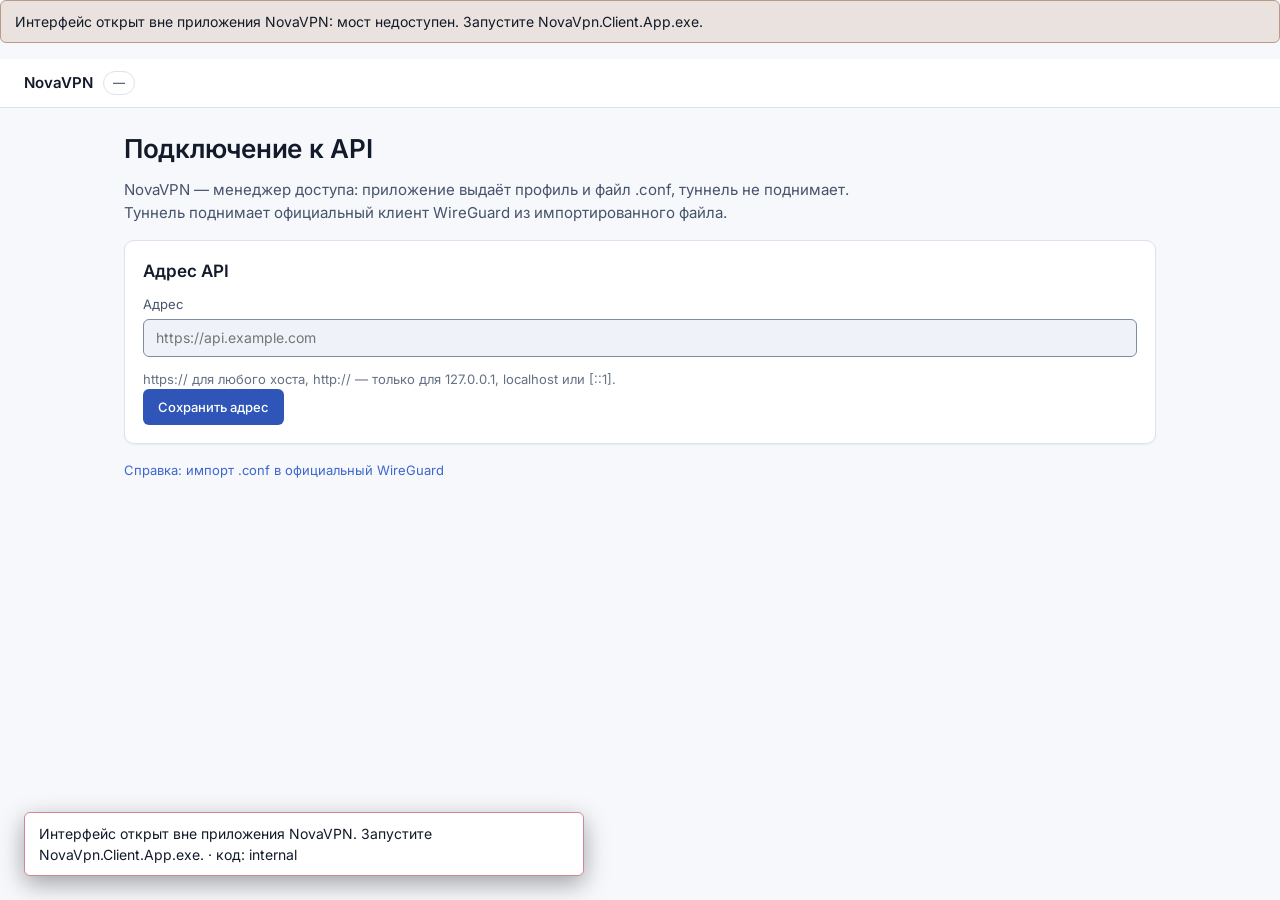
<file: client/ui/index.html>
<!DOCTYPE html>
<html lang="ru">
<head>
<meta charset="utf-8">
<meta http-equiv="Content-Security-Policy" content="default-src 'none'; script-src 'self'; style-src 'self'; font-src 'self'; img-src 'self' data:; connect-src 'none'; base-uri 'none'; form-action 'none'">
<meta name="viewport" content="width=device-width, initial-scale=1">
<title>NovaVPN — менеджер доступа</title>
<link rel="icon" href="data:,">
<link rel="stylesheet" href="app.css">
<script src="app.js" defer></script>
</head>
<body>
<p class="banner banner-warning" id="stub-banner" role="status" hidden>Демонстрационные данные (заглушка моста)</p>
<p class="banner banner-warning" id="host-banner" role="status" hidden>Интерфейс открыт вне приложения NovaVPN: мост недоступен. Запустите NovaVpn.Client.App.exe.</p>
<header class="topbar">
  <div class="brand">
    <span class="brand-name">NovaVPN</span>
    <span class="badge badge-muted" id="version-badge">—</span>
  </div>
  <nav class="nav" id="nav" aria-label="Экраны" hidden>
    <button type="button" class="nav-btn" data-action="screen" data-screen="home">Главный</button>
    <button type="button" class="nav-btn" data-action="screen" data-screen="catalog">Каталог</button>
    <button type="button" class="nav-btn" data-action="screen" data-screen="settings">Настройки</button>
    <button type="button" class="nav-btn" data-action="screen" data-screen="diagnostics">Диагностика</button>
    <a class="nav-btn" href="help.html">Справка</a>
  </nav>
</header>
<main class="app">
  <p class="banner banner-danger" id="startup-error" role="alert" hidden></p>

  <section class="screen" id="screen-auth" hidden>
    <h1>Подключение к API</h1>
    <p class="muted">NovaVPN — менеджер доступа: приложение выдаёт профиль и файл .conf, туннель не поднимает. Туннель поднимает официальный клиент WireGuard из импортированного файла.</p>
    <article class="card">
      <h2>Адрес API</h2>
      <label class="field">
        <span>Адрес</span>
        <input id="auth-origin" type="url" autocomplete="off" spellcheck="false" maxlength="2048" placeholder="https://api.example.com">
      </label>
      <p class="hint" id="auth-origin-hint"></p>
      <button type="button" class="btn btn-primary" data-action="save-origin">Сохранить адрес</button>
    </article>
    <article class="card" id="auth-credentials" hidden>
      <h2>Вход и регистрация</h2>
      <label class="field">
        <span>Email</span>
        <input id="auth-email" type="email" autocomplete="username" spellcheck="false" maxlength="254">
      </label>
      <label class="field">
        <span>Пароль</span>
        <input id="auth-password" type="password" autocomplete="current-password" maxlength="1024">
      </label>
      <p class="hint">Пароль от 10 до 1024 символов. Пароль не сохраняется и не журналируется.</p>
      <div class="buttons">
        <button type="button" class="btn btn-primary" data-action="login">Войти</button>
        <button type="button" class="btn" data-action="register">Зарегистрироваться</button>
      </div>
    </article>
    <p class="hint"><a class="link" href="help.html">Справка: импорт .conf в официальный WireGuard</a></p>
  </section>

  <section class="screen" id="screen-home" hidden>
    <h1>Главный</h1>
    <div class="columns">
      <article class="card">
        <h2>Аккаунт</h2>
        <dl class="facts">
          <dt>Email</dt><dd id="account-email">—</dd>
          <dt>Статус</dt><dd id="account-status">—</dd>
          <dt>План</dt><dd id="account-plan">—</dd>
          <dt>Устройства</dt><dd id="account-devices">—</dd>
          <dt>Трафик</dt><dd id="account-quota">—</dd>
        </dl>
        <p class="banner banner-warning" id="account-warning" hidden></p>
      </article>
      <article class="card">
        <h2>Устройство</h2>
        <ul class="list" id="device-list"></ul>
        <label class="field">
          <span>Имя нового устройства</span>
          <input id="device-name" type="text" maxlength="64" placeholder="Windows">
        </label>
        <div class="buttons">
          <button type="button" class="btn btn-primary" data-action="create-device">Создать устройство</button>
          <button type="button" class="btn btn-danger" data-action="forget-device" hidden>Забыть это устройство</button>
        </div>
        <p class="hint">Пересоздание отзывает текущее устройство: его профили и сохранённые .conf перестанут работать.</p>
      </article>
    </div>
    <article class="card">
      <h2>Профили доступа</h2>
      <ul class="list" id="profile-list"></ul>
      <div class="issue-row">
        <label class="field">
          <span>Сервер</span>
          <select id="issue-select"></select>
        </label>
        <button type="button" class="btn btn-primary" data-action="issue" id="issue-button">Выдать профиль</button>
      </div>
      <p class="hint" id="issue-hint"></p>
      <p class="hint">Конфиг не показывается в приложении: выберите «Сохранить .conf» и импортируйте файл в официальный WireGuard.</p>
    </article>
  </section>

  <section class="screen" id="screen-catalog" hidden>
    <h1>Каталог серверов</h1>
    <p class="muted">Доступность показана буквально: «доступен» или «неизвестно». Неизмеренные показатели — «не измерялось» и «не заявлена», а не ноль.</p>
    <p class="muted" id="catalog-empty" hidden>Каталог пуст.</p>
    <div class="columns" id="catalog-list"></div>
  </section>

  <section class="screen" id="screen-settings" hidden>
    <h1>Настройки</h1>
    <article class="card">
      <h2>Адрес API</h2>
      <label class="field">
        <span>Адрес</span>
        <input id="settings-origin" type="url" autocomplete="off" spellcheck="false" maxlength="2048">
      </label>
      <p class="hint" id="settings-hint"></p>
      <button type="button" class="btn btn-primary" data-action="save-settings" id="settings-save">Сохранить</button>
    </article>
    <article class="card">
      <h2>Устройство и сессия</h2>
      <p class="muted">Ключ устройства хранится локально под защитой DPAPI и переживает выход из аккаунта, чтобы не тратить лимит устройств.</p>
      <div class="buttons">
        <button type="button" class="btn btn-danger" data-action="forget-device" hidden>Забыть это устройство</button>
        <button type="button" class="btn" data-action="logout" id="logout" hidden>Выйти из аккаунта</button>
      </div>
    </article>
    <article class="card">
      <h2>О приложении</h2>
      <dl class="facts">
        <dt>Версия</dt><dd id="settings-version">—</dd>
        <dt>Режим</dt><dd>preview: без туннеля и без фоновых служб</dd>
      </dl>
    </article>
  </section>

  <section class="screen" id="screen-diagnostics" hidden>
    <h1>Диагностика</h1>
    <p class="muted">Последние команды моста без тел запросов и секретов. Версия: <span id="diagnostics-version">—</span>.</p>
    <button type="button" class="btn" data-action="refresh-diagnostics">Обновить</button>
    <p class="muted" id="diagnostics-empty" hidden>Событий пока нет.</p>
    <div class="table-wrap">
      <table>
        <thead><tr><th>Время</th><th>Команда</th><th>Код</th><th>request_id</th></tr></thead>
        <tbody id="diagnostics-body"></tbody>
      </table>
    </div>
  </section>
</main>
<p class="toast" id="toast" role="status" aria-live="polite" hidden></p>
<div class="busy" id="busy" role="status" hidden>Загрузка…</div>
</body>
</html>
</file>
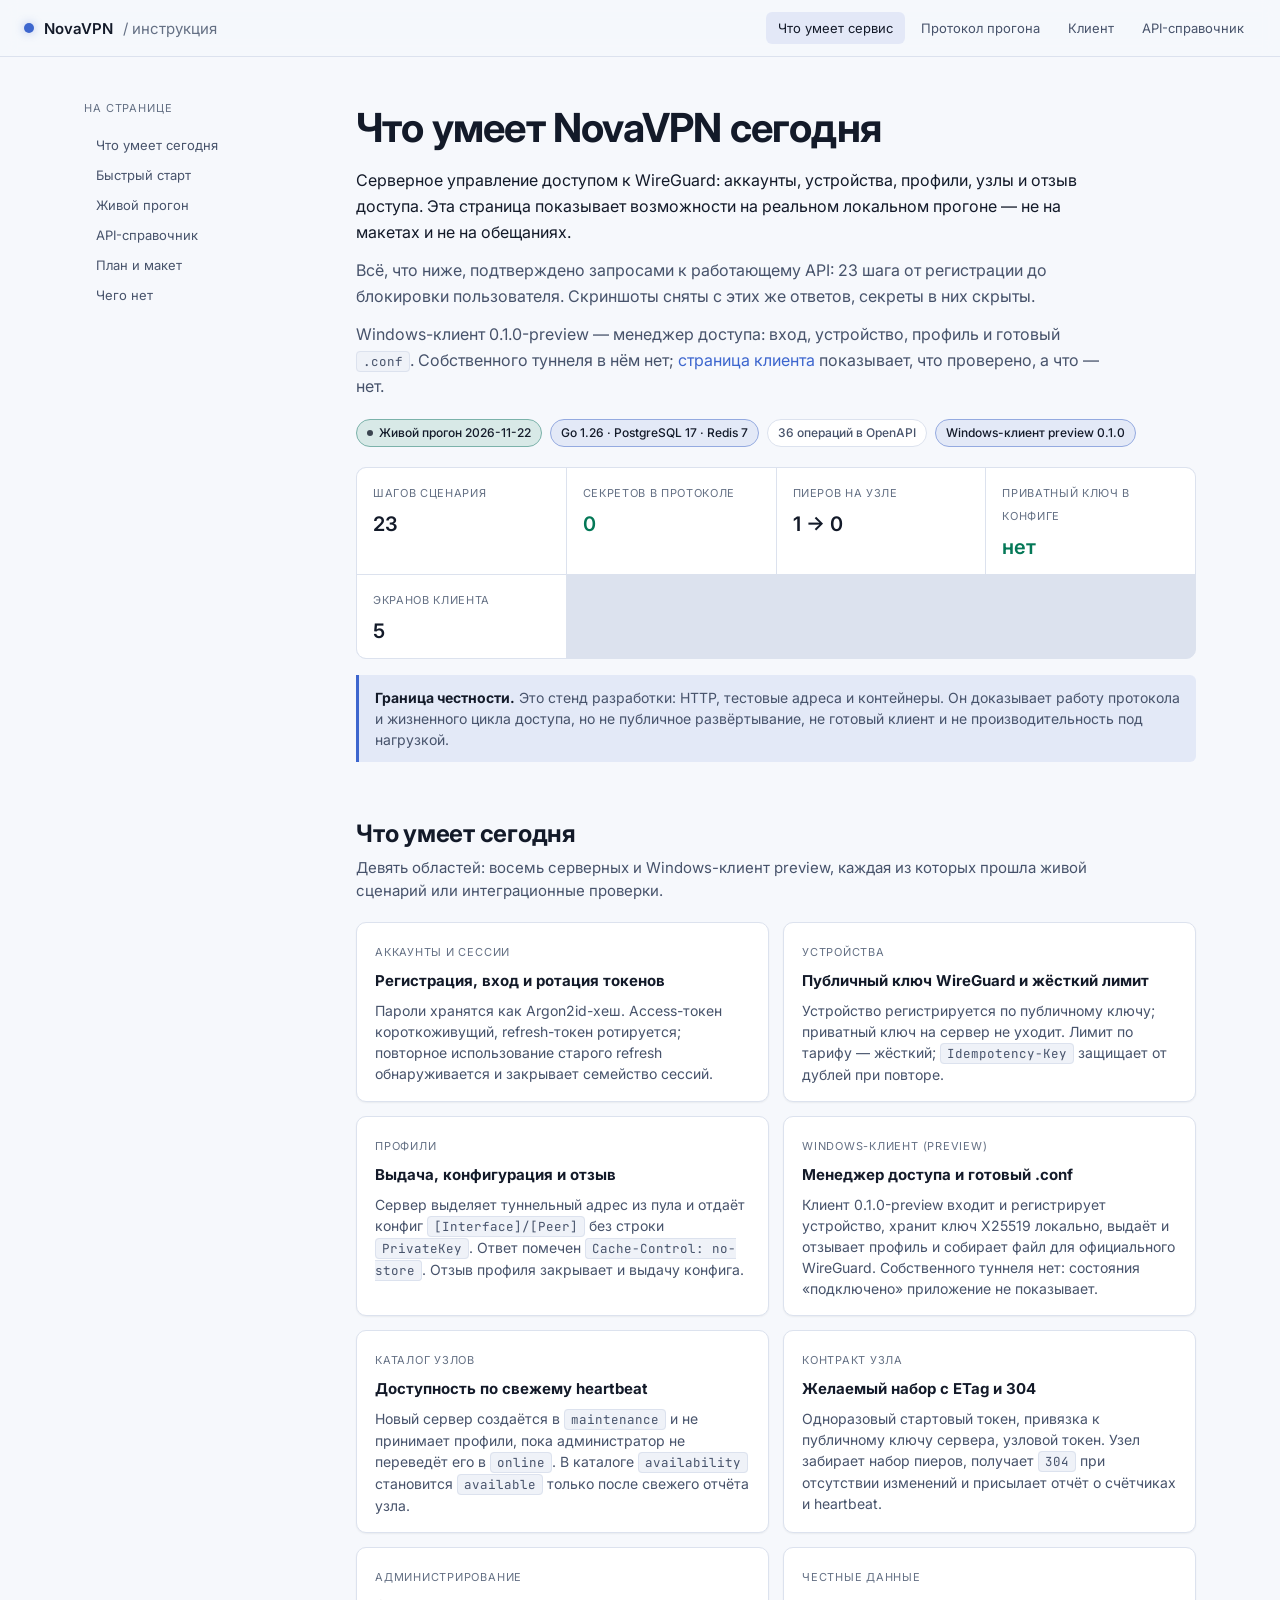
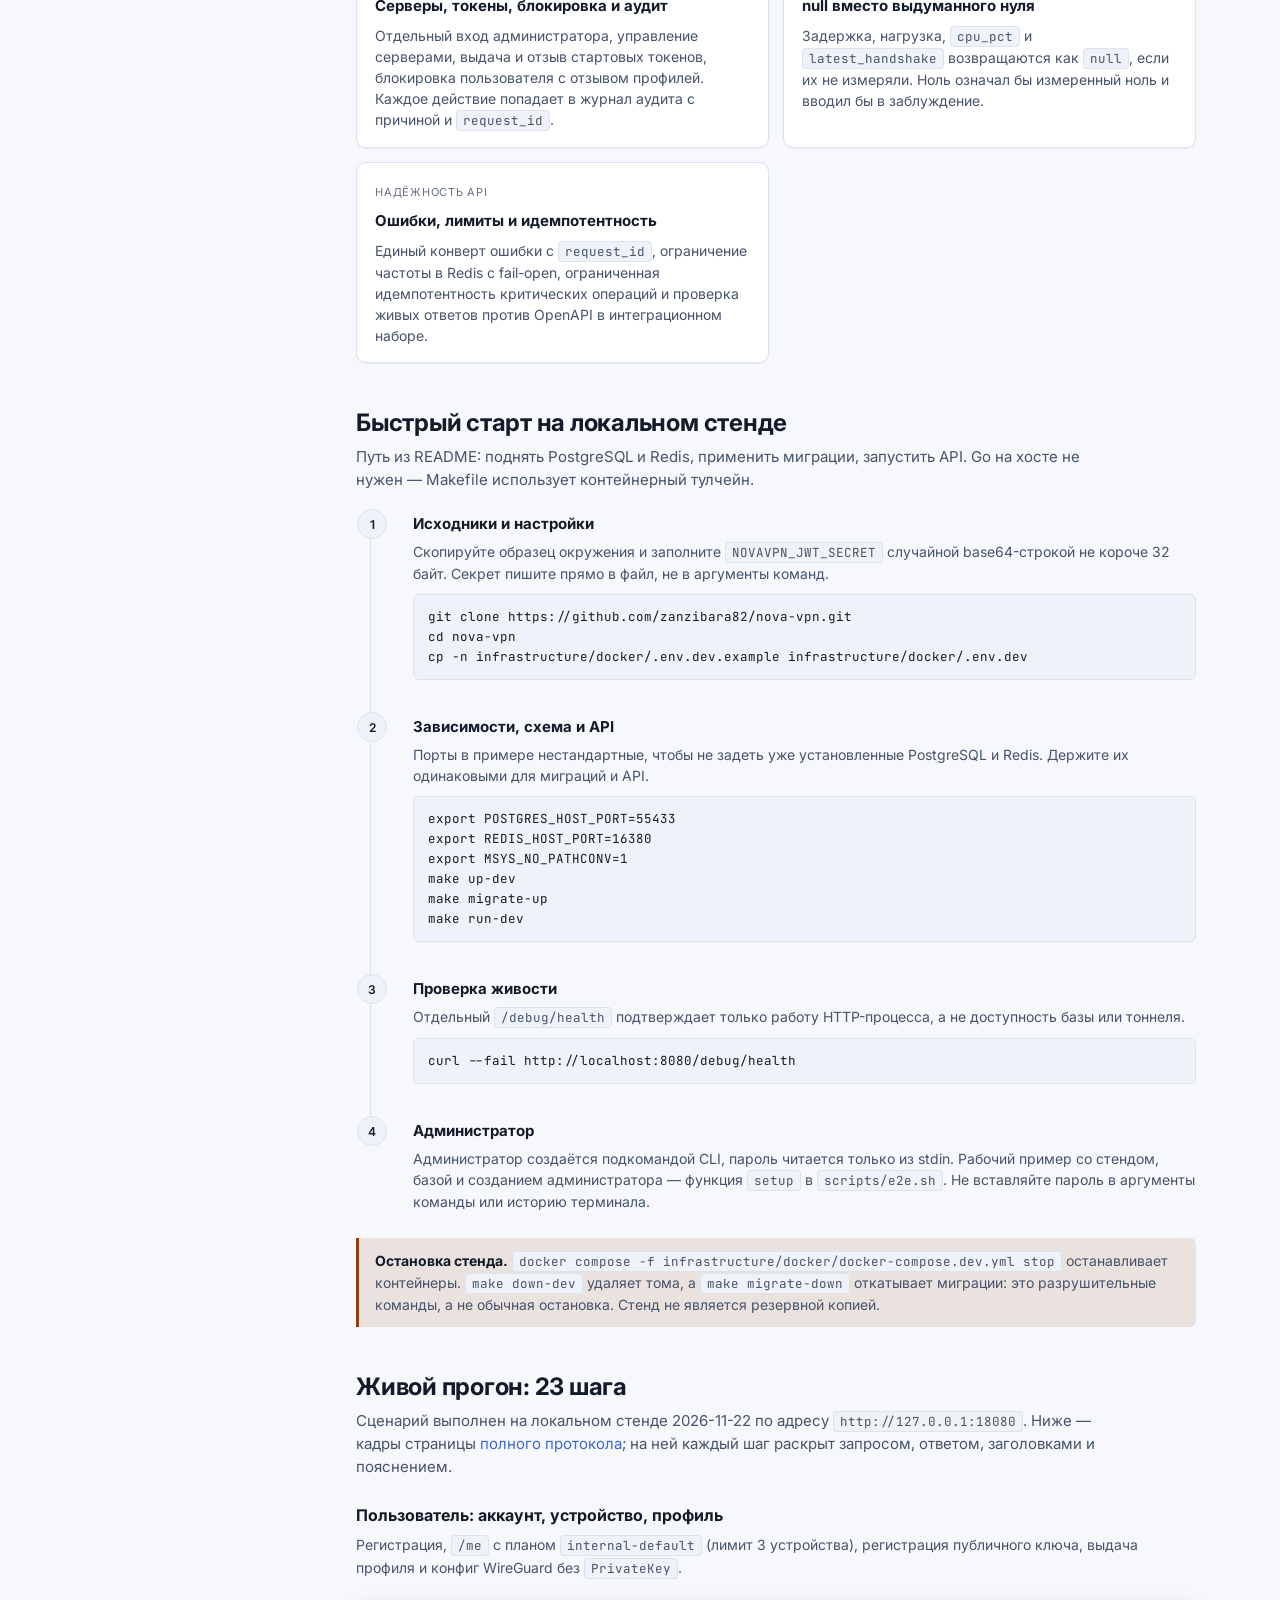
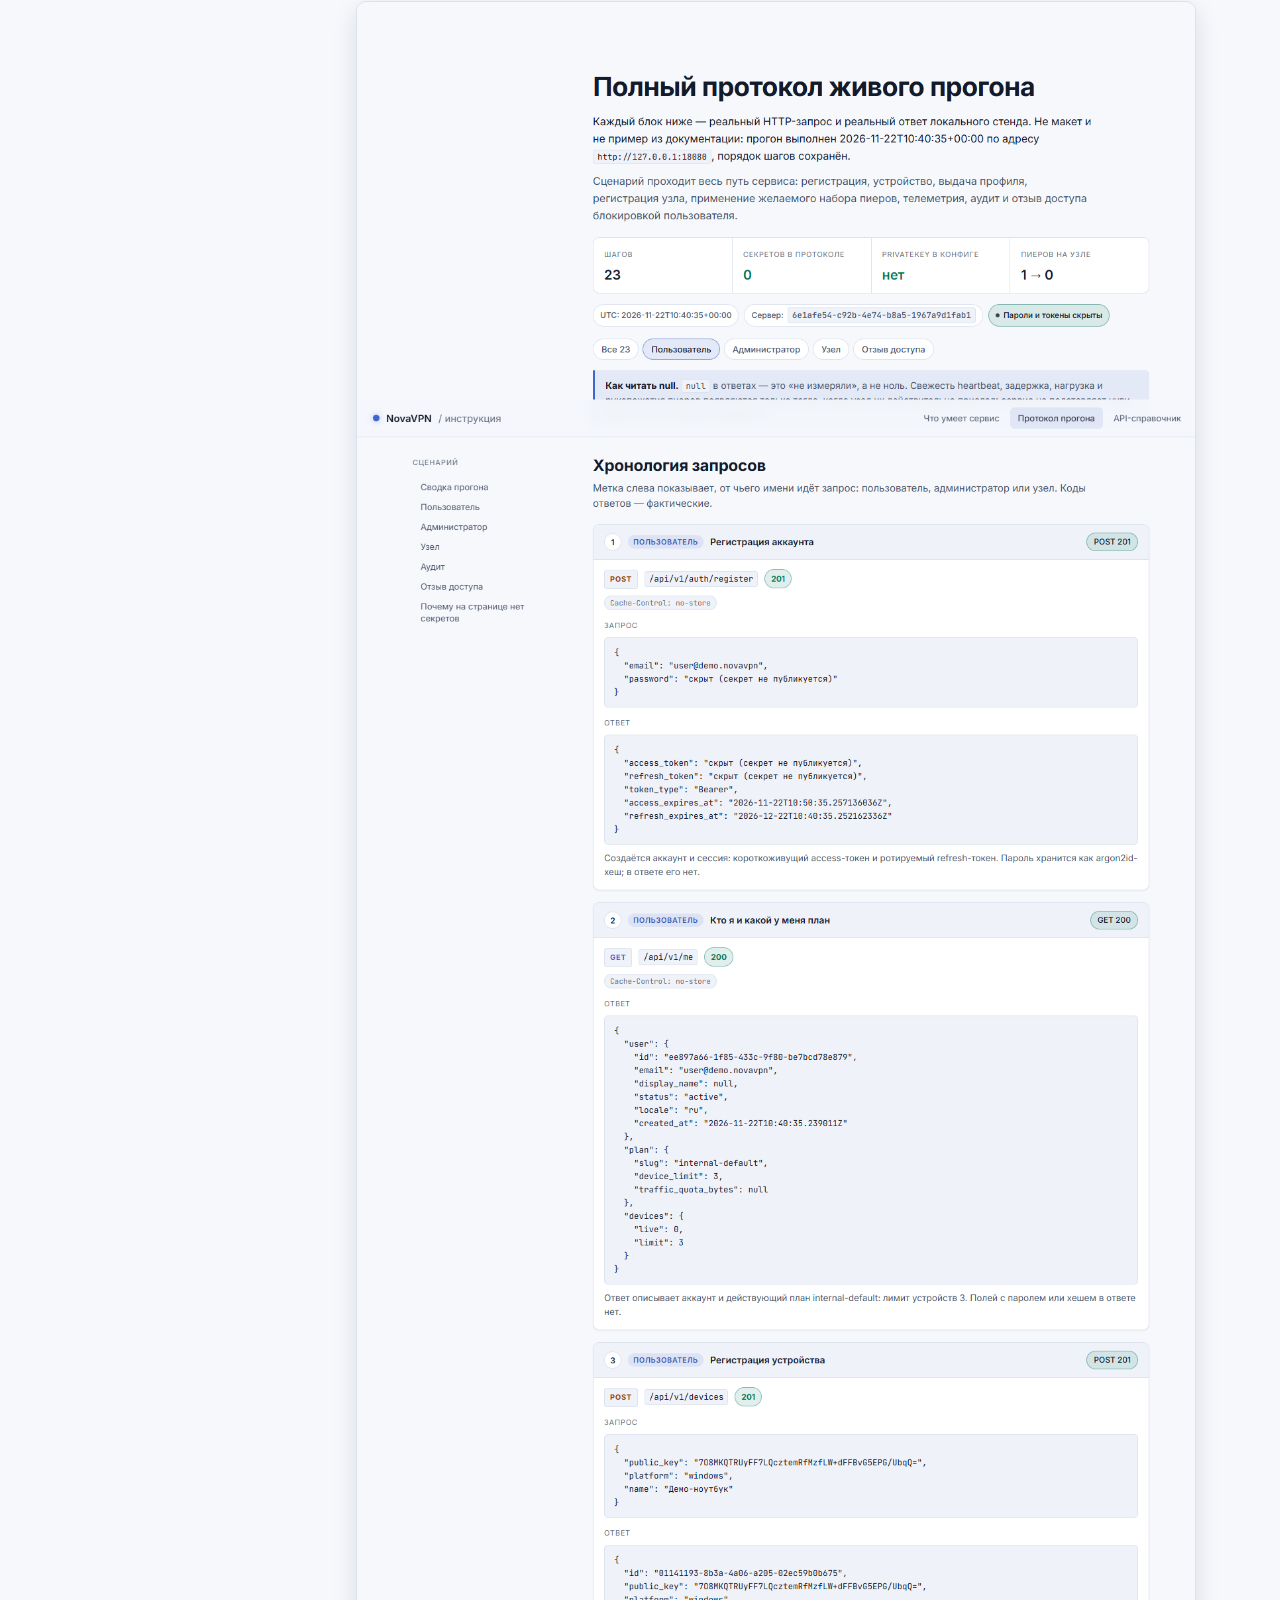
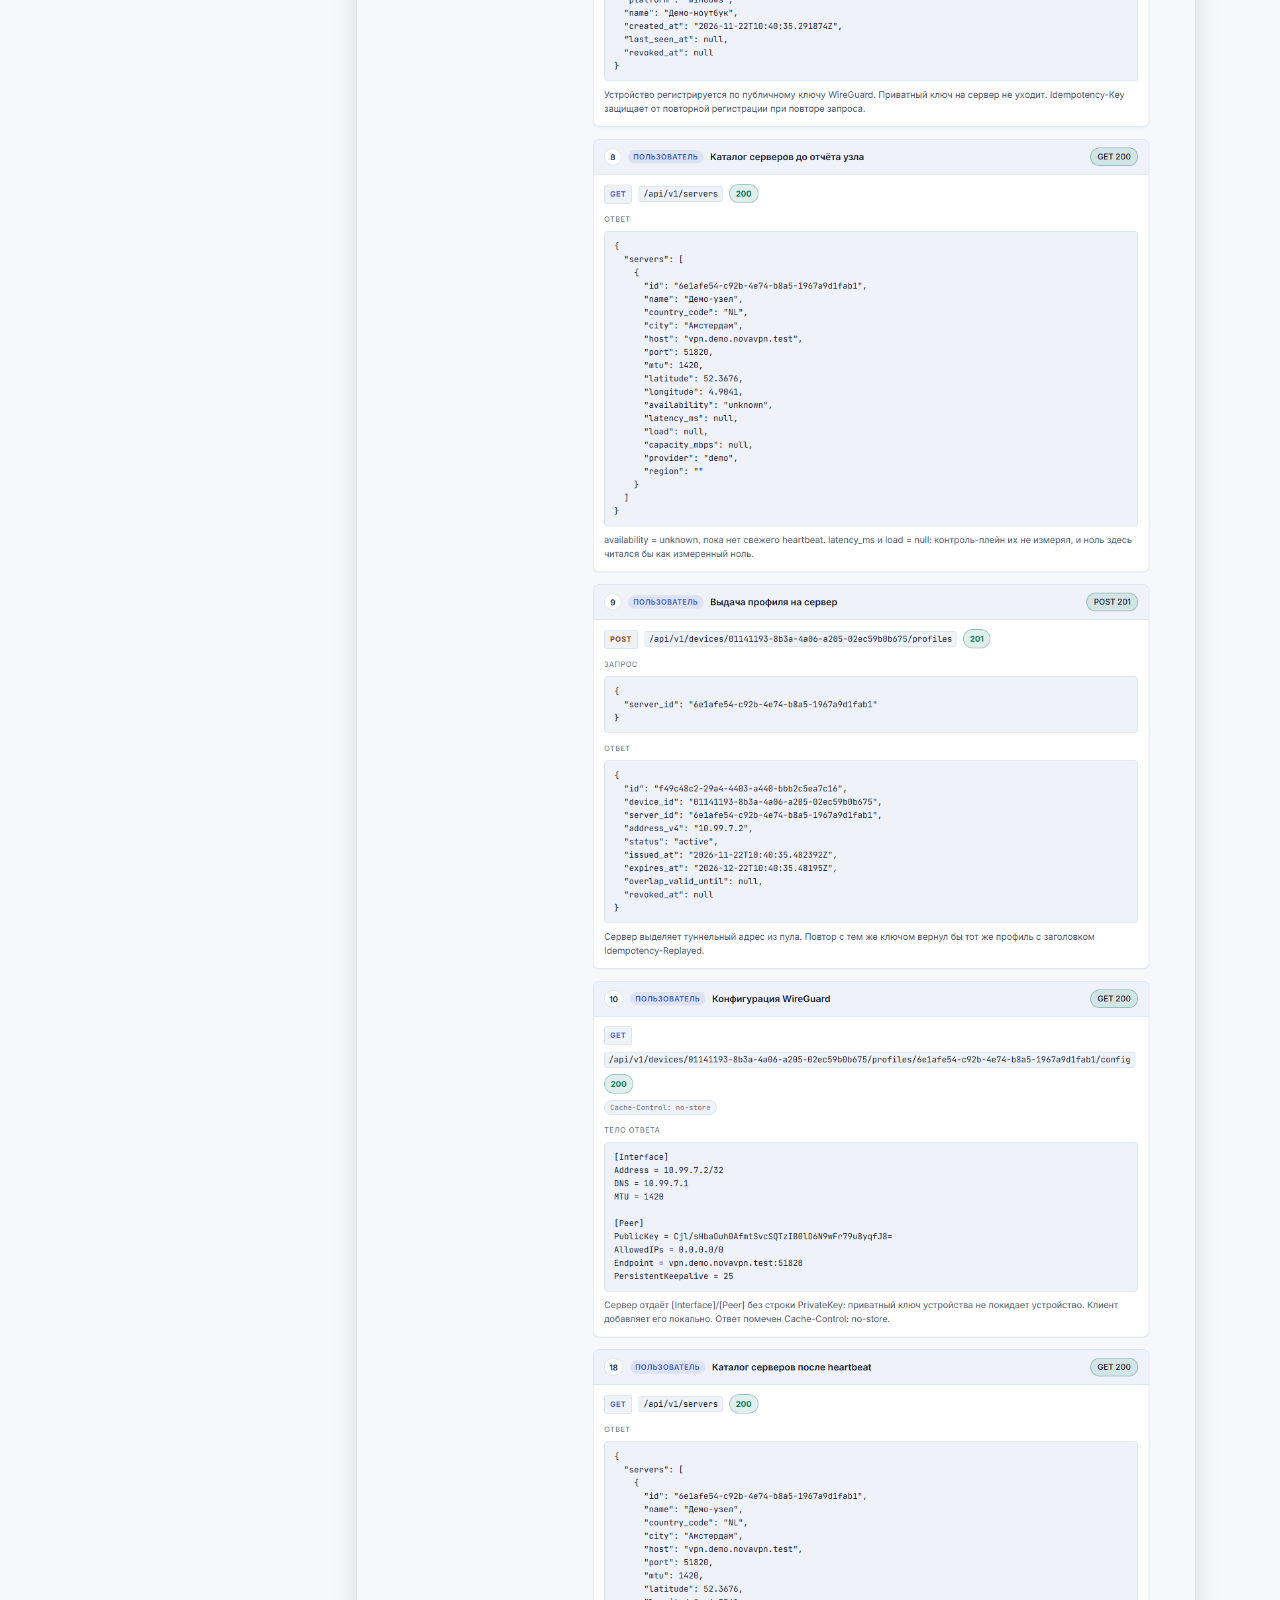
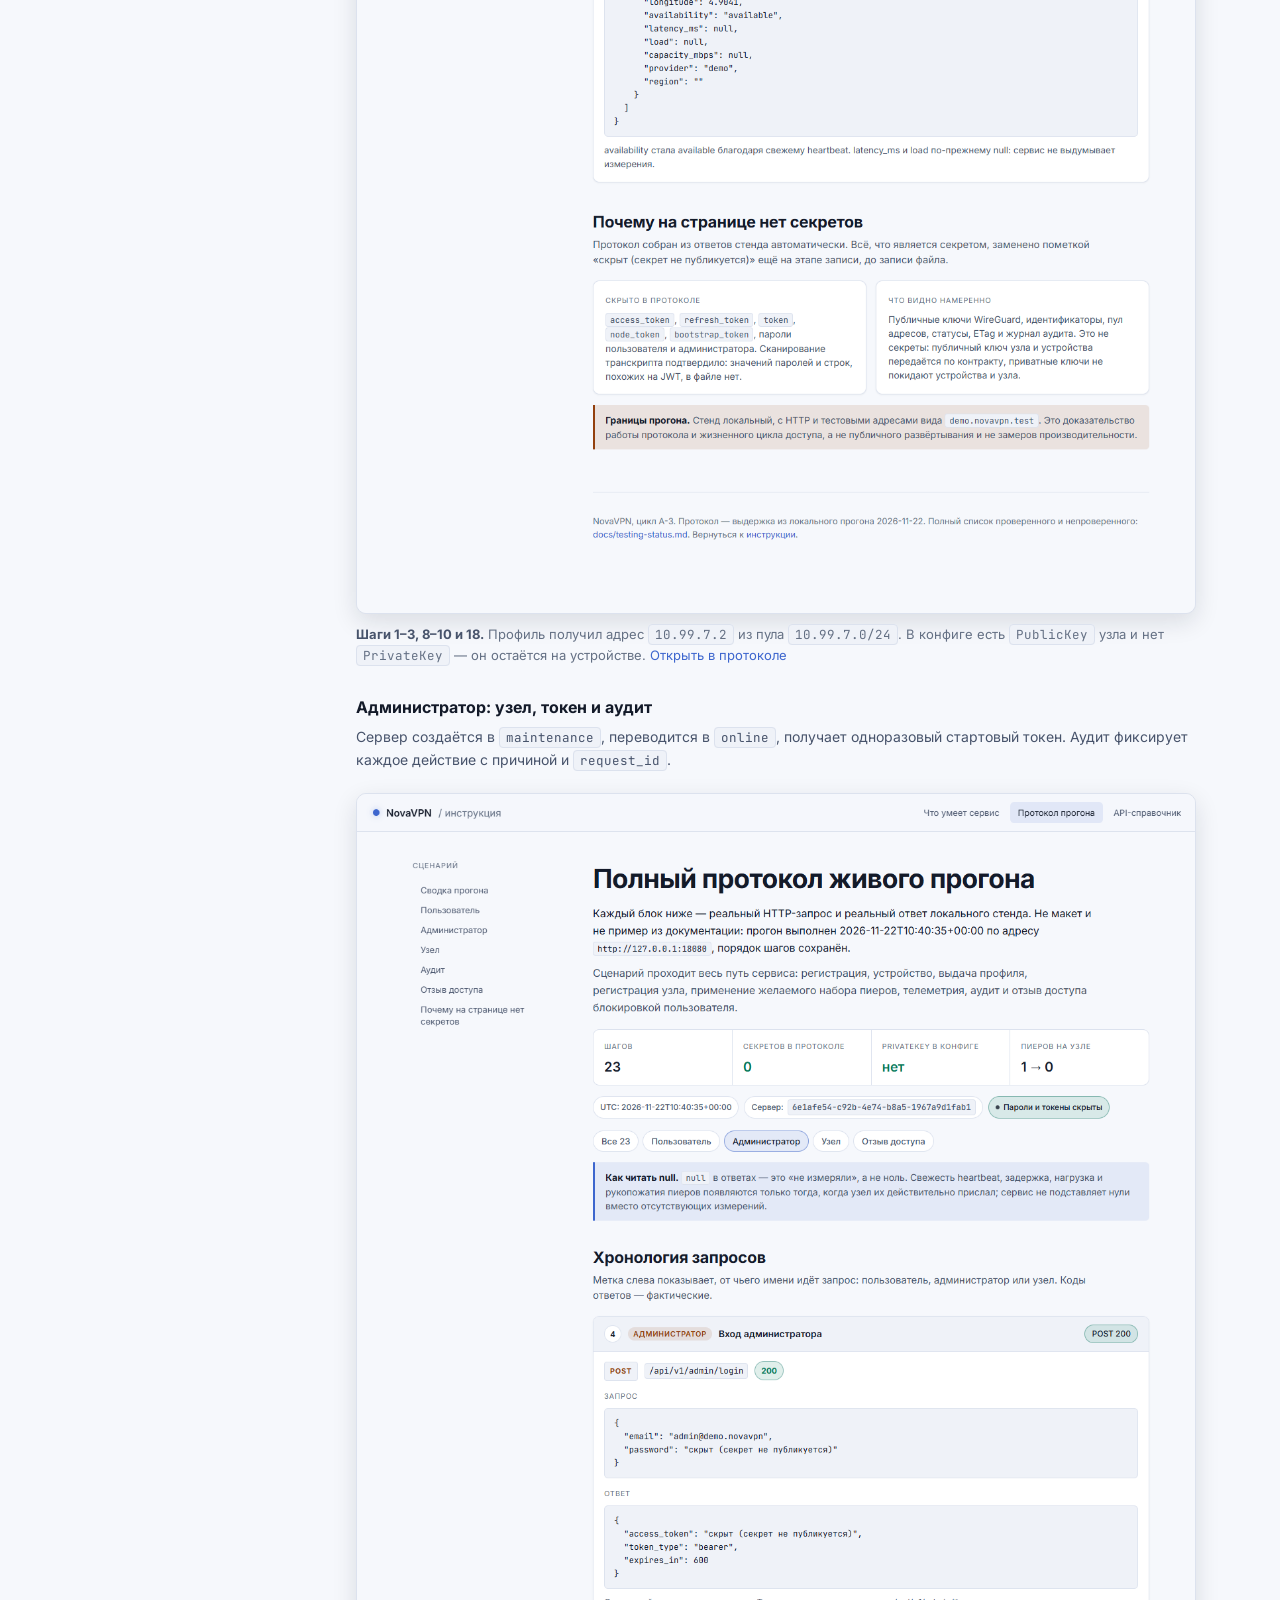
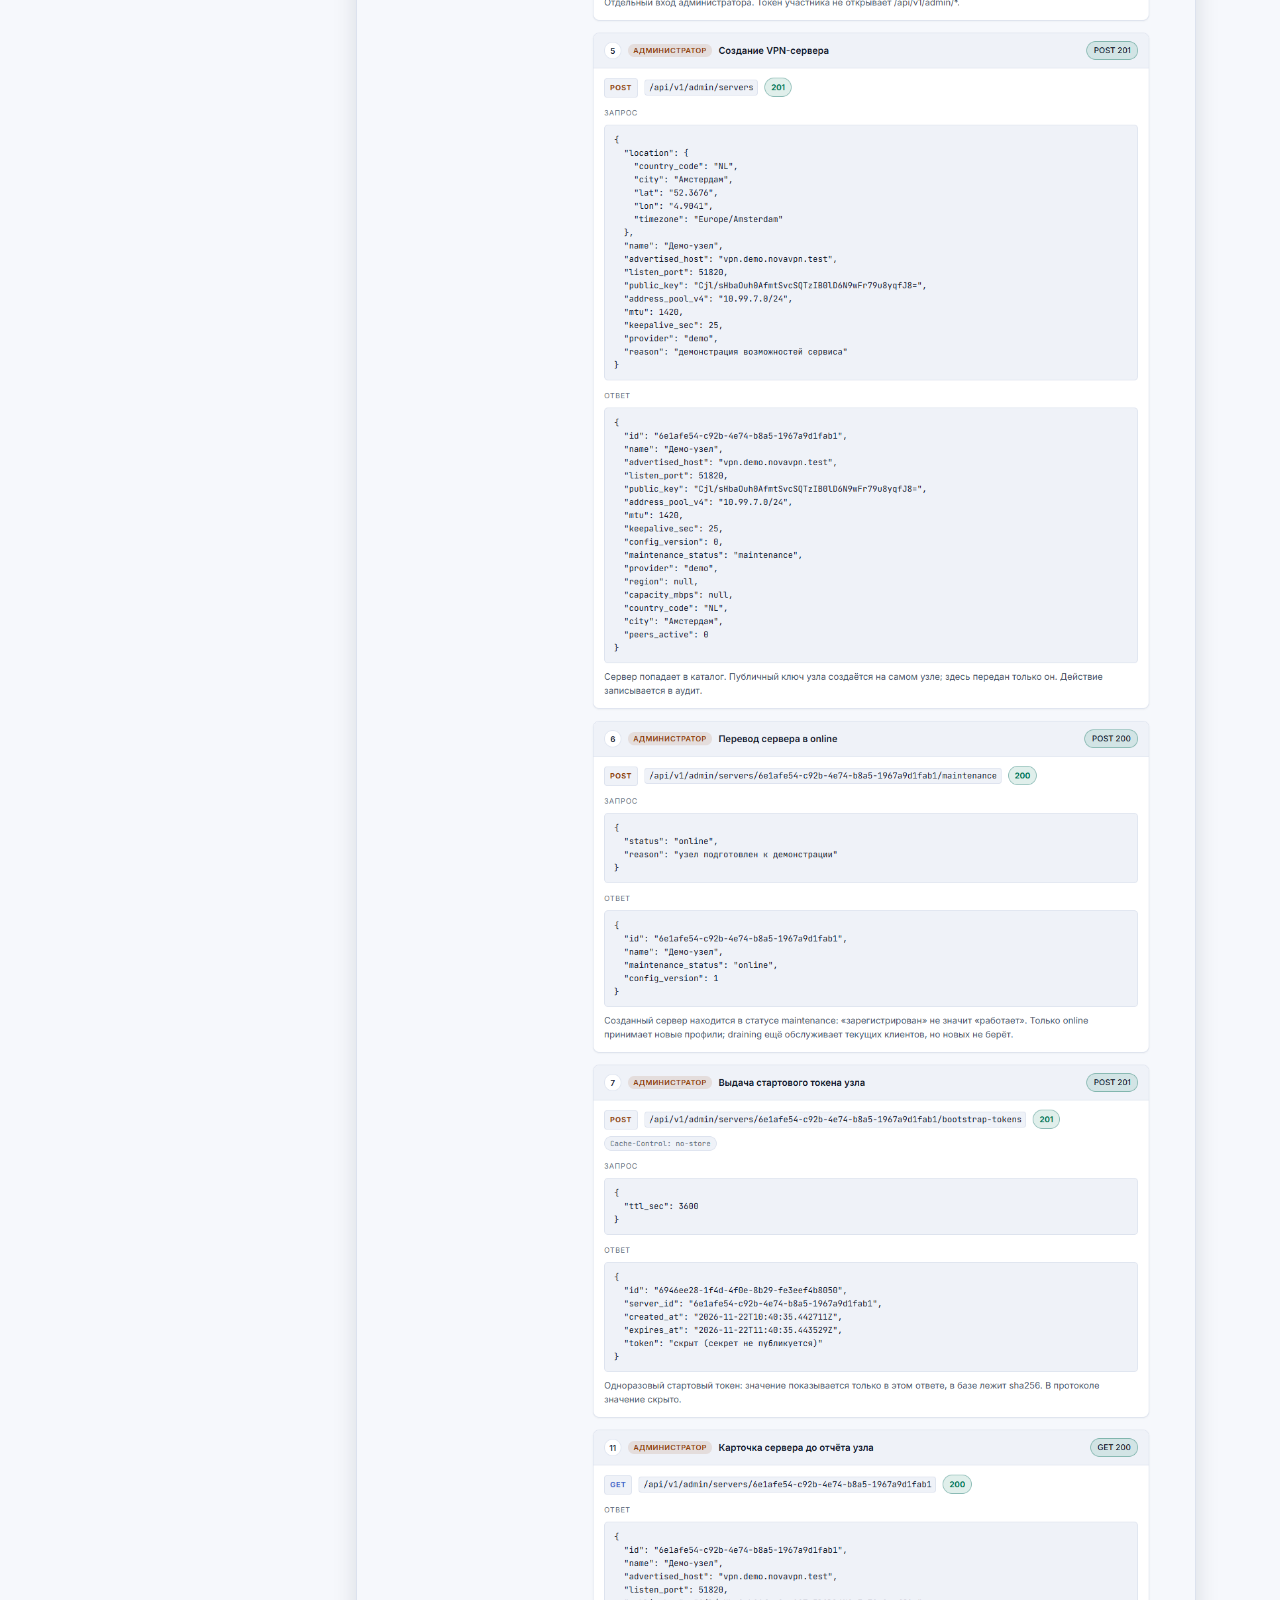
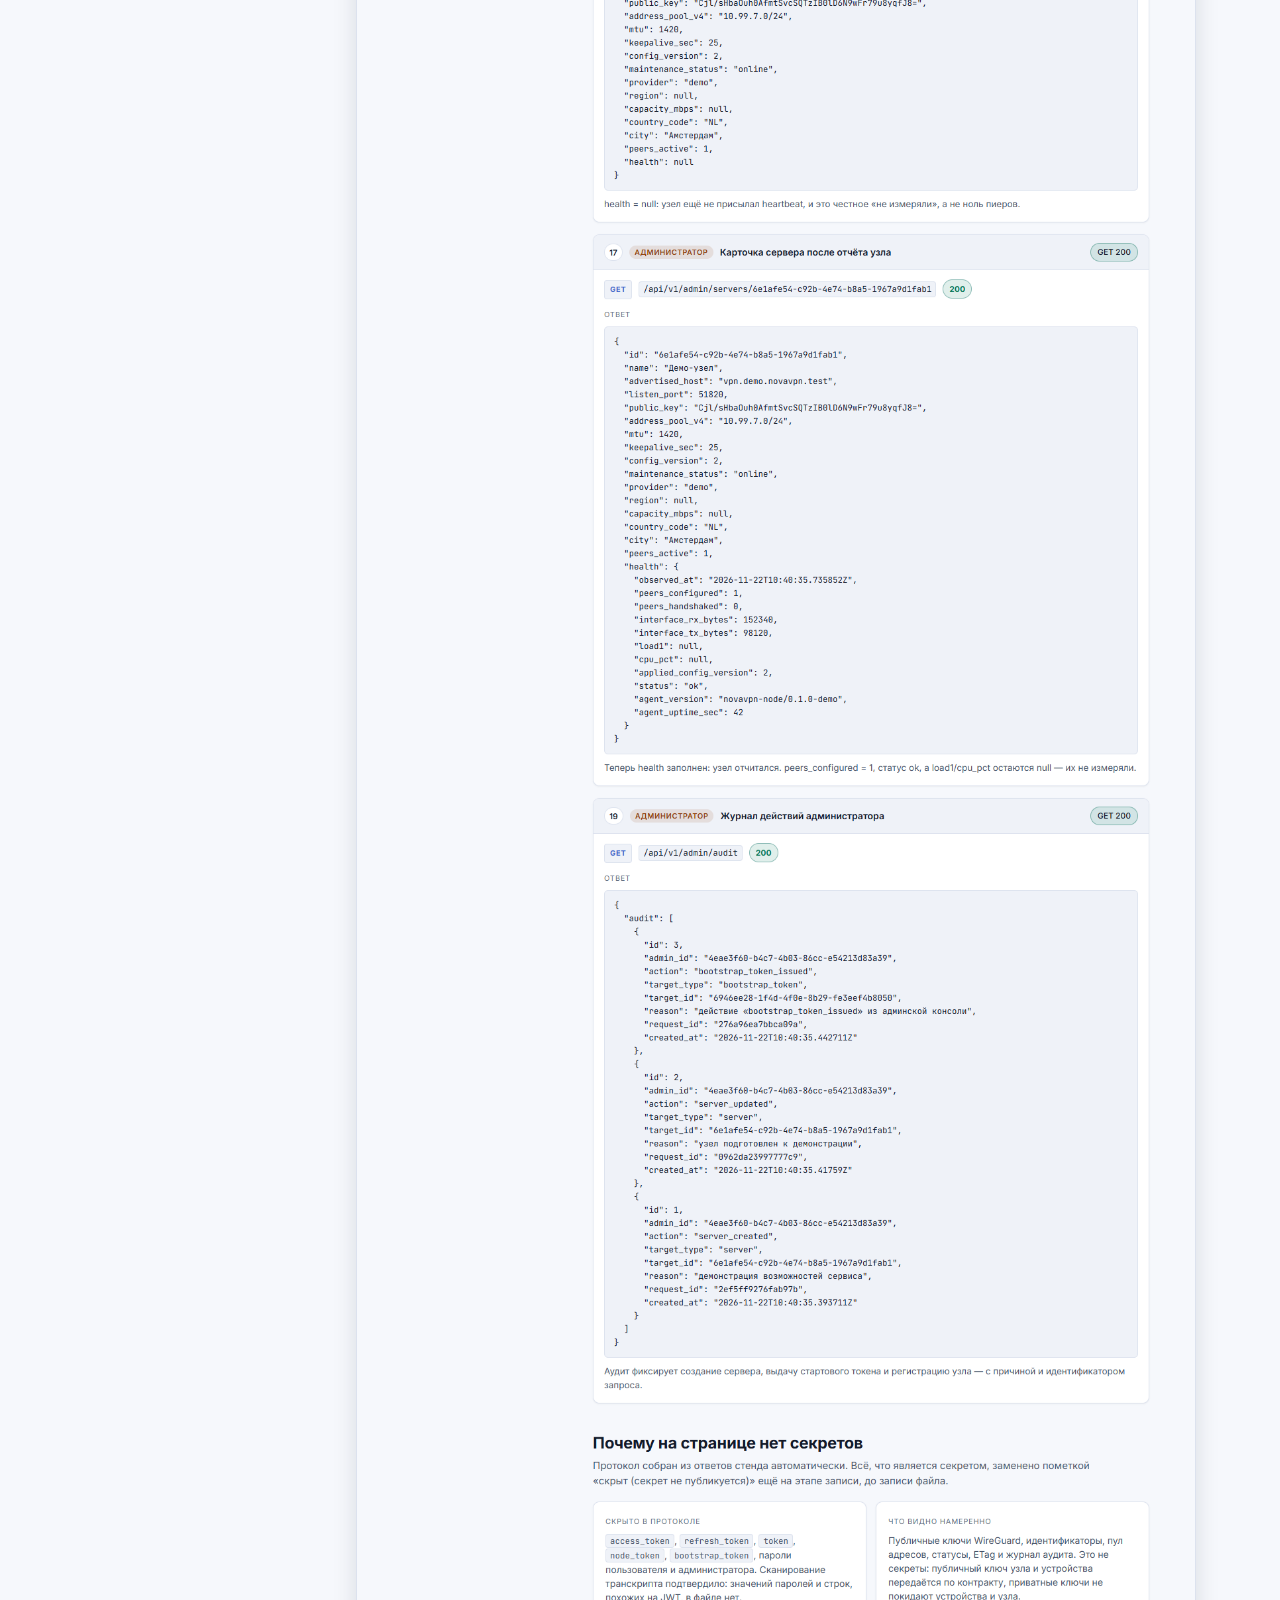
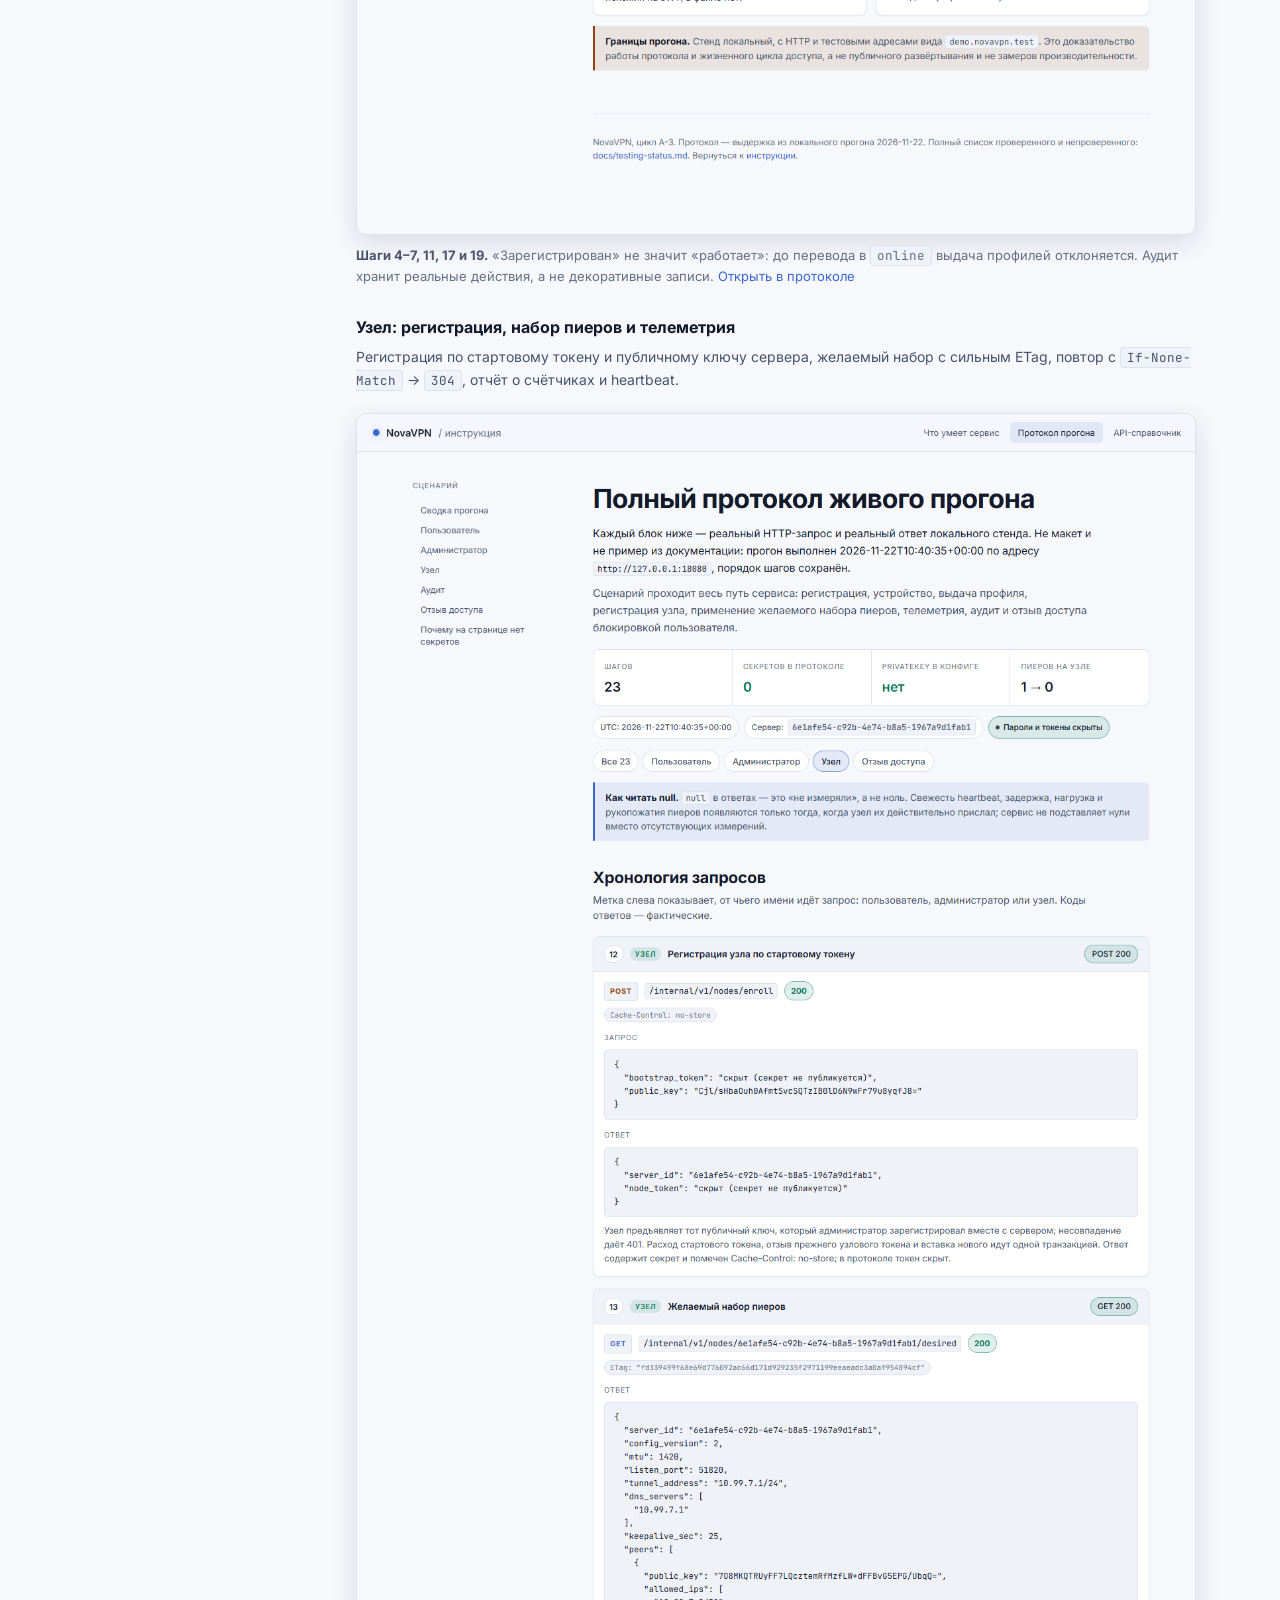
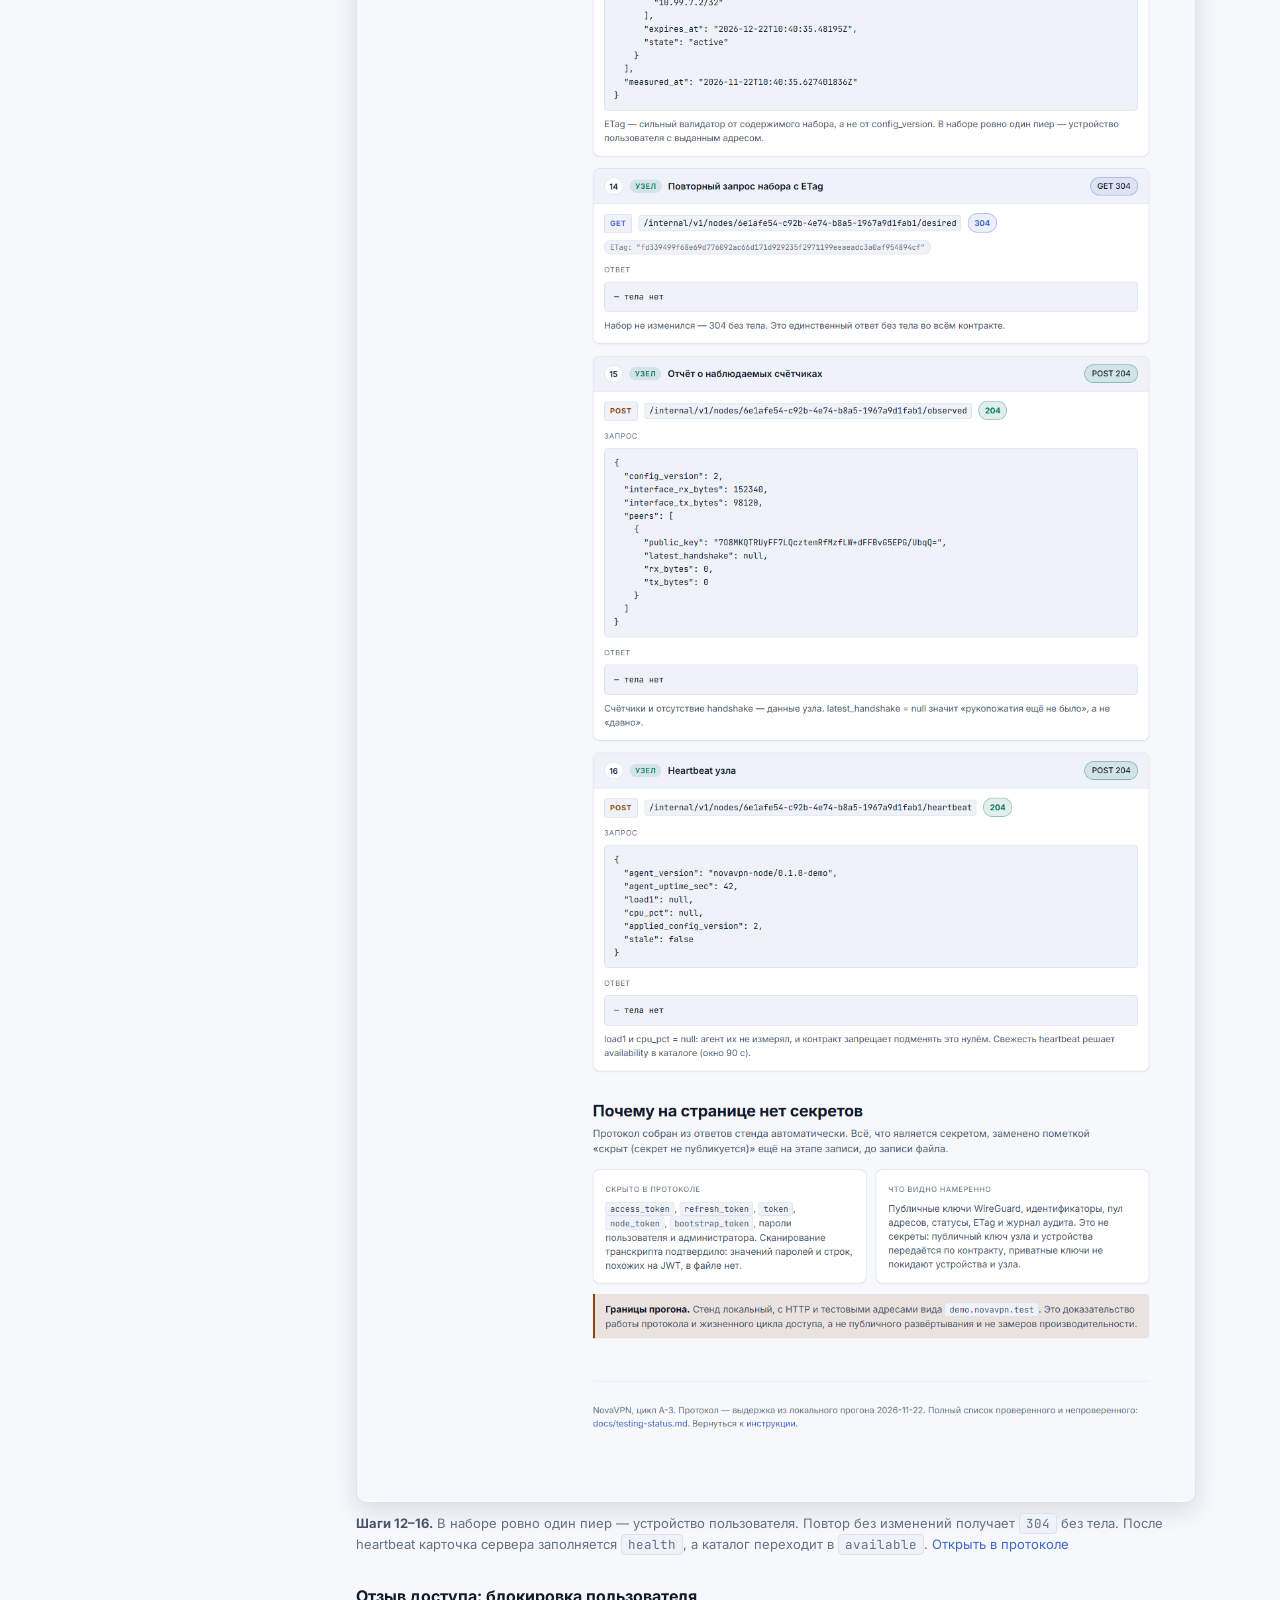
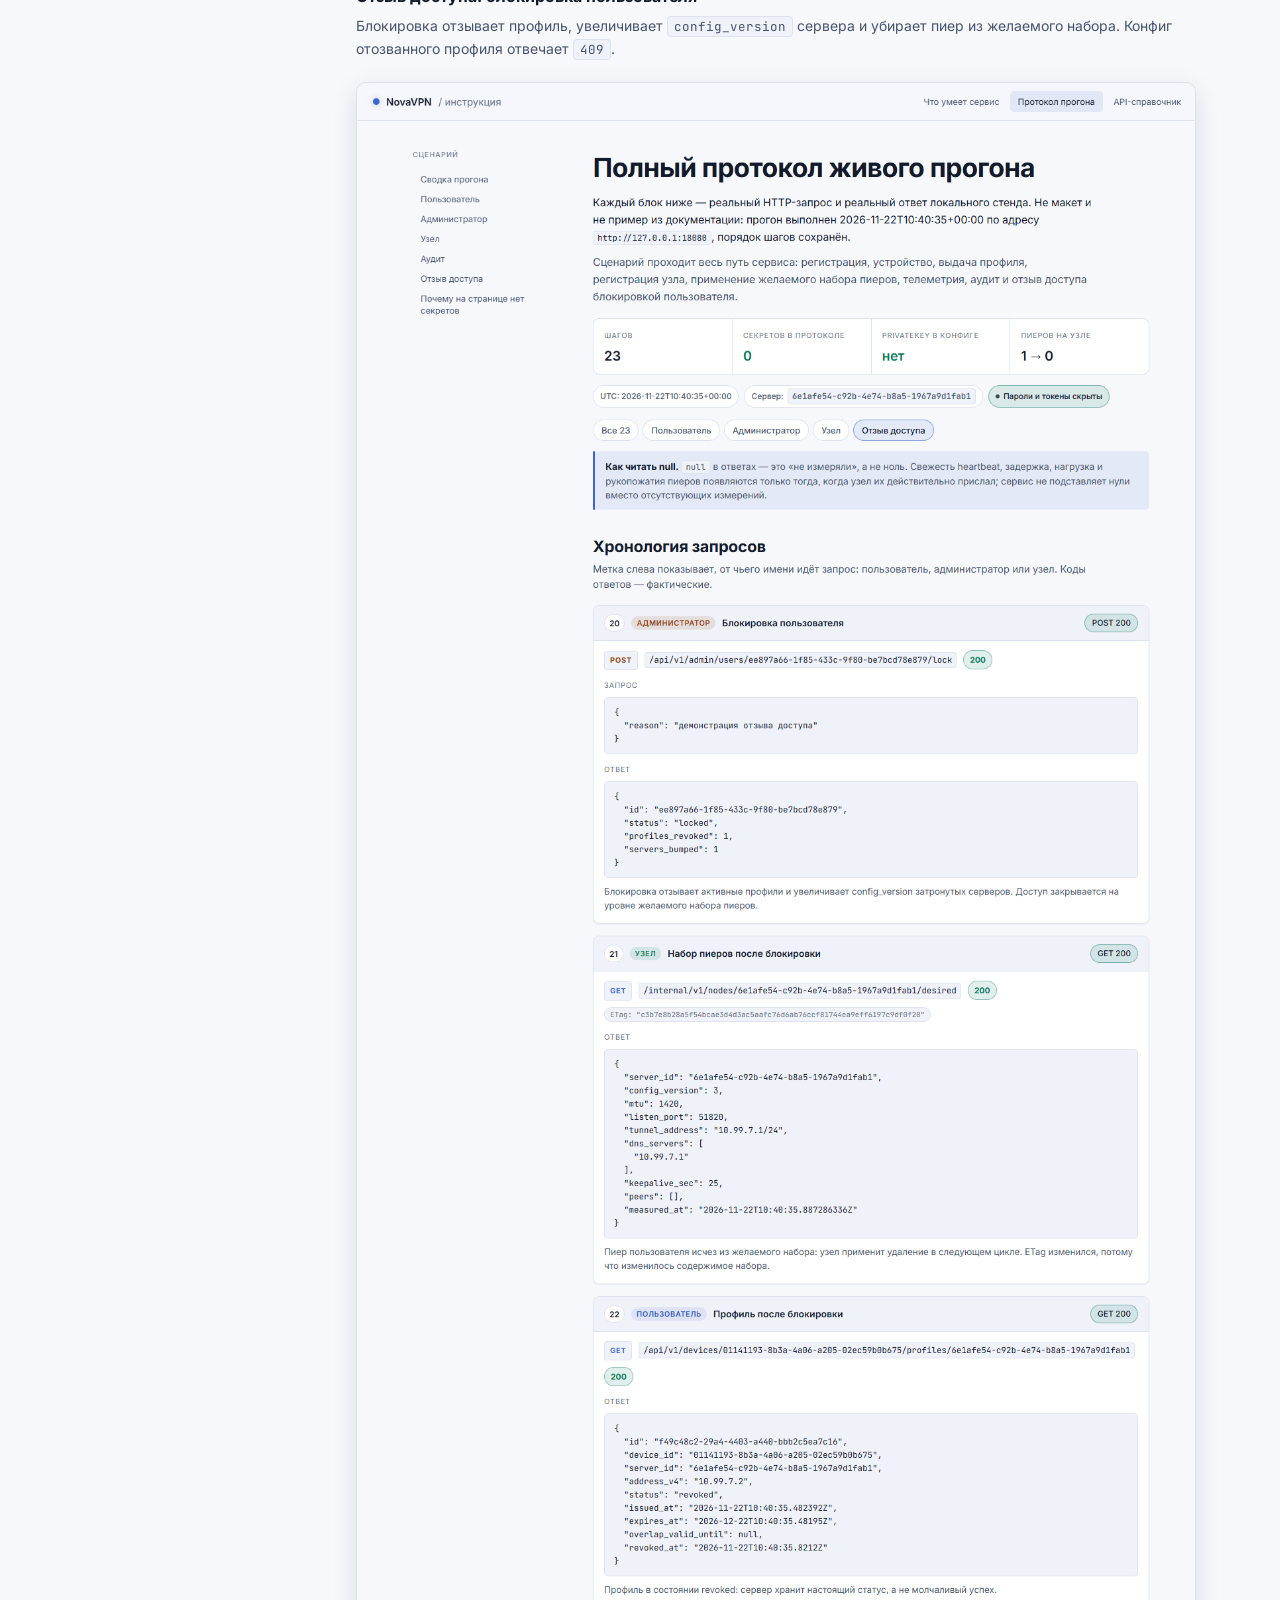
<file: docs/guide/index.html>
<!DOCTYPE html>
<html lang="ru">
<head>
<meta charset="utf-8">
<meta name="viewport" content="width=device-width, initial-scale=1">
<title>NovaVPN — что умеет сервис: инструкция с живым прогоном</title>
<link rel="preconnect" href="https://fonts.googleapis.com">
<link rel="preconnect" href="https://fonts.gstatic.com" crossorigin>
<link href="https://fonts.googleapis.com/css2?family=Inter:wght@400;500;600;700&family=JetBrains+Mono:wght@400;500&display=swap" rel="stylesheet">
<link rel="stylesheet" href="guide.css">
</head>
<body>
<header class="topbar">
  <div class="topbar__brand"><span class="topbar__mark"></span>NovaVPN <span class="topbar__sub">/ инструкция</span></div>
  <nav class="topbar__nav" aria-label="Разделы руководства">
    <a href="index.html" aria-current="page">Что умеет сервис</a>
    <a href="protocol.html">Протокол прогона</a>
    <a href="client.html">Клиент</a>
    <a href="api.html">API-справочник</a>
  </nav>
</header>

<div class="wrap">
  <aside class="rail" aria-label="Оглавление">
    <p class="rail__title">На странице</p>
    <a href="#capabilities">Что умеет сегодня</a>
    <a href="#quickstart">Быстрый старт</a>
    <a href="#live">Живой прогон</a>
    <a href="#api">API-справочник</a>
    <a href="#plan">План и макет</a>
    <a href="#limits">Чего нет</a>
  </aside>

  <main>
    <div class="hero">
      <h1>Что умеет NovaVPN сегодня</h1>
      <p class="lede">Серверное управление доступом к WireGuard: аккаунты, устройства, профили, узлы и отзыв доступа. Эта страница показывает возможности на реальном локальном прогоне — не на макетах и не на обещаниях.</p>
      <p>Всё, что ниже, подтверждено запросами к работающему API: 23 шага от регистрации до блокировки пользователя. Скриншоты сняты с этих же ответов, секреты в них скрыты.</p>
      <p>Windows-клиент 0.1.0-preview — менеджер доступа: вход, устройство, профиль и готовый <code>.conf</code>. Собственного туннеля в нём нет; <a href="client.html">страница клиента</a> показывает, что проверено, а что — нет.</p>
      <div class="badges">
        <span class="badge badge--success"><span class="badge__dot"></span>Живой прогон 2026-11-22</span>
        <span class="badge badge--accent">Go 1.26 · PostgreSQL 17 · Redis 7</span>
        <span class="badge">36 операций в OpenAPI</span>
        <span class="badge badge--accent">Windows-клиент preview 0.1.0</span>
      </div>
      <div class="summary-strip">
        <div><dt>Шагов сценария</dt><dd>23</dd></div>
        <div><dt>Секретов в протоколе</dt><dd class="ok">0</dd></div>
        <div><dt>Пиеров на узле</dt><dd>1 → 0</dd></div>
        <div><dt>Приватный ключ в конфиге</dt><dd class="ok">нет</dd></div>
        <div><dt>Экранов клиента</dt><dd>5</dd></div>
      </div>
      <div class="note">
        <strong>Граница честности.</strong> Это стенд разработки: HTTP, тестовые адреса и контейнеры. Он доказывает
        работу протокола и жизненного цикла доступа, но не публичное развёртывание, не готовый клиент и не
        производительность под нагрузкой.
      </div>
    </div>

    <section id="capabilities">
      <h2>Что умеет сегодня</h2>
      <p class="section-lede">Девять областей: восемь серверных и Windows-клиент preview, каждая из которых прошла живой сценарий или интеграционные проверки.</p>
      <div class="grid grid--2">
        <div class="card">
          <span class="card__kicker">Аккаунты и сессии</span>
          <h3>Регистрация, вход и ротация токенов</h3>
          <p>Пароли хранятся как Argon2id-хеш. Access-токен короткоживущий, refresh-токен ротируется; повторное использование старого refresh обнаруживается и закрывает семейство сессий.</p>
        </div>
        <div class="card">
          <span class="card__kicker">Устройства</span>
          <h3>Публичный ключ WireGuard и жёсткий лимит</h3>
          <p>Устройство регистрируется по публичному ключу; приватный ключ на сервер не уходит. Лимит по тарифу — жёсткий; <code>Idempotency-Key</code> защищает от дублей при повторе.</p>
        </div>
        <div class="card">
          <span class="card__kicker">Профили</span>
          <h3>Выдача, конфигурация и отзыв</h3>
          <p>Сервер выделяет туннельный адрес из пула и отдаёт конфиг <code>[Interface]/[Peer]</code> без строки <code>PrivateKey</code>. Ответ помечен <code>Cache-Control: no-store</code>. Отзыв профиля закрывает и выдачу конфига.</p>
        </div>
        <div class="card">
          <span class="card__kicker">Windows-клиент (preview)</span>
          <h3>Менеджер доступа и готовый .conf</h3>
          <p>Клиент 0.1.0-preview входит и регистрирует устройство, хранит ключ X25519 локально, выдаёт и отзывает профиль и собирает файл для официального WireGuard. Собственного туннеля нет: состояния «подключено» приложение не показывает.</p>
        </div>
        <div class="card">
          <span class="card__kicker">Каталог узлов</span>
          <h3>Доступность по свежему heartbeat</h3>
          <p>Новый сервер создаётся в <code>maintenance</code> и не принимает профили, пока администратор не переведёт его в <code>online</code>. В каталоге <code>availability</code> становится <code>available</code> только после свежего отчёта узла.</p>
        </div>
        <div class="card">
          <span class="card__kicker">Контракт узла</span>
          <h3>Желаемый набор с ETag и 304</h3>
          <p>Одноразовый стартовый токен, привязка к публичному ключу сервера, узловой токен. Узел забирает набор пиеров, получает <code>304</code> при отсутствии изменений и присылает отчёт о счётчиках и heartbeat.</p>
        </div>
        <div class="card">
          <span class="card__kicker">Администрирование</span>
          <h3>Серверы, токены, блокировка и аудит</h3>
          <p>Отдельный вход администратора, управление серверами, выдача и отзыв стартовых токенов, блокировка пользователя с отзывом профилей. Каждое действие попадает в журнал аудита с причиной и <code>request_id</code>.</p>
        </div>
        <div class="card">
          <span class="card__kicker">Честные данные</span>
          <h3>null вместо выдуманного нуля</h3>
          <p>Задержка, нагрузка, <code>cpu_pct</code> и <code>latest_handshake</code> возвращаются как <code>null</code>, если их не измеряли. Ноль означал бы измеренный ноль и вводил бы в заблуждение.</p>
        </div>
        <div class="card">
          <span class="card__kicker">Надёжность API</span>
          <h3>Ошибки, лимиты и идемпотентность</h3>
          <p>Единый конверт ошибки с <code>request_id</code>, ограничение частоты в Redis с fail-open, ограниченная идемпотентность критических операций и проверка живых ответов против OpenAPI в интеграционном наборе.</p>
        </div>
      </div>
    </section>

    <section id="quickstart">
      <h2>Быстрый старт на локальном стенде</h2>
      <p class="section-lede">Путь из README: поднять PostgreSQL и Redis, применить миграции, запустить API. Go на хосте не нужен — Makefile использует контейнерный тулчейн.</p>
      <ol class="steps">
        <li>
          <h3>Исходники и настройки</h3>
          <p>Скопируйте образец окружения и заполните <code>NOVAVPN_JWT_SECRET</code> случайной base64-строкой не короче 32 байт. Секрет пишите прямо в файл, не в аргументы команд.</p>
          <pre><code>git clone https://github.com/zanzibara82/nova-vpn.git
cd nova-vpn
cp -n infrastructure/docker/.env.dev.example infrastructure/docker/.env.dev</code></pre>
        </li>
        <li>
          <h3>Зависимости, схема и API</h3>
          <p>Порты в примере нестандартные, чтобы не задеть уже установленные PostgreSQL и Redis. Держите их одинаковыми для миграций и API.</p>
          <pre><code>export POSTGRES_HOST_PORT=55433
export REDIS_HOST_PORT=16380
export MSYS_NO_PATHCONV=1
make up-dev
make migrate-up
make run-dev</code></pre>
        </li>
        <li>
          <h3>Проверка живости</h3>
          <p>Отдельный <code>/debug/health</code> подтверждает только работу HTTP-процесса, а не доступность базы или тоннеля.</p>
          <pre><code>curl --fail http://localhost:8080/debug/health</code></pre>
        </li>
        <li>
          <h3>Администратор</h3>
          <p>Администратор создаётся подкомандой CLI, пароль читается только из stdin. Рабочий пример со стендом, базой и созданием администратора — функция <code>setup</code> в <code>scripts/e2e.sh</code>. Не вставляйте пароль в аргументы команды или историю терминала.</p>
        </li>
      </ol>
      <div class="note note--warning">
        <strong>Остановка стенда.</strong> <code>docker compose -f infrastructure/docker/docker-compose.dev.yml stop</code>
        останавливает контейнеры. <code>make down-dev</code> удаляет тома, а <code>make migrate-down</code> откатывает
        миграции: это разрушительные команды, а не обычная остановка. Стенд не является резервной копией.
      </div>
    </section>

    <section id="live">
      <h2>Живой прогон: 23 шага</h2>
      <p class="section-lede">Сценарий выполнен на локальном стенде 2026-11-22 по адресу <code>http://127.0.0.1:18080</code>. Ниже — кадры страницы <a href="protocol.html">полного протокола</a>; на ней каждый шаг раскрыт запросом, ответом, заголовками и пояснением.</p>

      <h3 style="margin:26px 0 0;font-size:16px">Пользователь: аккаунт, устройство, профиль</h3>
      <p style="margin:6px 0 0;color:var(--nv-text-2);font-size:14px">Регистрация, <code>/me</code> с планом <code>internal-default</code> (лимит 3 устройства), регистрация публичного ключа, выдача профиля и конфиг WireGuard без <code>PrivateKey</code>.</p>
      <figure class="figure">
        <img src="../images/guide/protocol-user.png" alt="Протокол прогона: шаги пользователя — регистрация, /me, устройство, профиль и конфигурация WireGuard без приватного ключа">
        <figcaption><strong>Шаги 1–3, 8–10 и 18.</strong> Профиль получил адрес <code>10.99.7.2</code> из пула <code>10.99.7.0/24</code>. В конфиге есть <code>PublicKey</code> узла и нет <code>PrivateKey</code> — он остаётся на устройстве. <a href="protocol.html#s1">Открыть в протоколе</a></figcaption>
      </figure>

      <h3 style="margin:30px 0 0;font-size:16px">Администратор: узел, токен и аудит</h3>
      <p style="margin:6px 0 0;color:var(--nv-text-2);font-size:14px">Сервер создаётся в <code>maintenance</code>, переводится в <code>online</code>, получает одноразовый стартовый токен. Аудит фиксирует каждое действие с причиной и <code>request_id</code>.</p>
      <figure class="figure">
        <img src="../images/guide/protocol-admin.png" alt="Протокол прогона: шаги администратора — создание сервера, перевод в online, стартовый токен, карточка сервера и журнал аудита">
        <figcaption><strong>Шаги 4–7, 11, 17 и 19.</strong> «Зарегистрирован» не значит «работает»: до перевода в <code>online</code> выдача профилей отклоняется. Аудит хранит реальные действия, а не декоративные записи. <a href="protocol.html#s5">Открыть в протоколе</a></figcaption>
      </figure>

      <h3 style="margin:30px 0 0;font-size:16px">Узел: регистрация, набор пиеров и телеметрия</h3>
      <p style="margin:6px 0 0;color:var(--nv-text-2);font-size:14px">Регистрация по стартовому токену и публичному ключу сервера, желаемый набор с сильным ETag, повтор с <code>If-None-Match</code> → <code>304</code>, отчёт о счётчиках и heartbeat.</p>
      <figure class="figure">
        <img src="../images/guide/protocol-node.png" alt="Протокол прогона: шаги узла — регистрация, желаемый набор пиеров с ETag, ответ 304, отчёт о счётчиках и heartbeat с null в нагрузке">
        <figcaption><strong>Шаги 12–16.</strong> В наборе ровно один пиер — устройство пользователя. Повтор без изменений получает <code>304</code> без тела. После heartbeat карточка сервера заполняется <code>health</code>, а каталог переходит в <code>available</code>. <a href="protocol.html#s12">Открыть в протоколе</a></figcaption>
      </figure>

      <h3 style="margin:30px 0 0;font-size:16px">Отзыв доступа: блокировка пользователя</h3>
      <p style="margin:6px 0 0;color:var(--nv-text-2);font-size:14px">Блокировка отзывает профиль, увеличивает <code>config_version</code> сервера и убирает пиер из желаемого набора. Конфиг отозванного профиля отвечает <code>409</code>.</p>
      <figure class="figure">
        <img src="../images/guide/protocol-revocation.png" alt="Протокол прогона: блокировка пользователя, пустой желаемый набор пиеров, статус профиля revoked и ответ 409 на выдачу конфигурации">
        <figcaption><strong>Шаги 20–23.</strong> Пиеров на узле: 1 → 0. Профиль честно помечен <code>revoked</code>, а не скрыт за «успехом». Отзыв доступа — это изменение состояния узла, а не только строка в базе. <a href="protocol.html#s20">Открыть в протоколе</a></figcaption>
      </figure>

      <div class="note">
        <strong>Порядок статусов.</strong> В прогоне встретились <code>201</code>, <code>200</code>, <code>304</code>,
        <code>204</code> и <code>409</code>. Это не пересказ спецификации: коды взяты из фактических ответов стенда.
        Значения паролей и токенов заменены пометкой «скрыт» ещё при записи протокола.
      </div>
    </section>

    <section id="api">
      <h2>API-справочник</h2>
      <p class="section-lede">Контракт описан в <a href="../../api-spec/openapi.yaml">api-spec/openapi.yaml</a>: 29 путей и 36 операций. Страница ниже собрана из этого файла генератором Redoc и открывается локально без сервера.</p>
      <div class="table-wrap" style="margin-bottom:20px">
        <table>
          <thead><tr><th>Группа</th><th>Операций</th><th>Что покрывает</th></tr></thead>
          <tbody>
            <tr><td><strong>auth</strong></td><td>5</td><td>Регистрация, вход, продление, выход, текущий профиль</td></tr>
            <tr><td><strong>devices</strong></td><td>4</td><td>Регистрация и список устройств, отзыв, ротация ключа</td></tr>
            <tr><td><strong>profiles</strong></td><td>5</td><td>Выдача, список, карточка, отзыв и конфигурация профиля</td></tr>
            <tr><td><strong>servers</strong></td><td>1</td><td>Каталог доступных серверов</td></tr>
            <tr><td><strong>admin</strong></td><td>16</td><td>Серверы, обслуживание, стартовые и узловые токены, пользователи, администраторы, аудит</td></tr>
            <tr><td><strong>node</strong></td><td>5</td><td>Регистрация узла, желаемый набор, отчёт, heartbeat, ротация токена</td></tr>
          </tbody>
        </table>
      </div>
      <figure class="figure">
        <img src="../images/guide/api-reference.png" alt="Страница API-справочника Redoc: эндпоинты auth, devices, profiles, servers, admin и internal node">
        <figcaption><strong>Redoc из OpenAPI.</strong> Схемы, коды ответов и примеры генерируются из контракта. Открыть целиком: <a href="api.html">API-справочник</a>.</figcaption>
      </figure>
    </section>

    <section id="plan">
      <h2>Витрина и клиент: что это не доказывает</h2>
      <p class="section-lede">Клиент preview существует как менеджер доступа: сценарий, ограничения и кадры — на <a href="client.html">отдельной странице</a>. Снимки ниже — по-прежнему витрина запланированного интерфейса туннеля, а не работающий VPN-клиент.</p>
      <figure class="figure" style="margin-top:0">
        <img src="../images/showcase-dark.png" alt="Витрина дизайн-системы NovaVPN, тёмная тема: палитра и компоненты запланированного клиента">
        <figcaption><strong>Макет, не продукт.</strong> Кнопка соединения на витрине переключает только визуальное состояние и не создаёт туннель. Исходник — <a href="../../design/showcase.html">design/showcase.html</a>.</figcaption>
      </figure>
      <div class="grid grid--2" style="margin-top:20px">
        <figure class="figure" style="margin:0">
          <img src="../images/components-dark.png" alt="Компоненты будущего клиента в тёмной теме: кнопки, поля, состояния, демонстрационные устройства">
          <figcaption><strong>Компоненты, тёмная тема.</strong> Устройства на кадре демонстрационные.</figcaption>
        </figure>
        <figure class="figure" style="margin:0">
          <img src="../images/components-light.png" alt="Компоненты будущего клиента в светлой теме: те же элементы и демонстрационные устройства">
          <figcaption><strong>Компоненты, светлая тема.</strong> Контраст проверен расчётом по WCAG AA.</figcaption>
        </figure>
      </div>
      <div class="note note--warning">
        <strong>Туннель — не в клиенте.</strong> Windows-клиент 0.1.0-preview только выдаёт профиль и файл
        <code>.conf</code> для официального WireGuard. Собственного туннеля, установщика, системной блокировки
        трафика при обрыве и раздельной маршрутизации приложений нет.
      </div>
    </section>

    <section id="limits">
      <h2>Чего нет и что не проверено</h2>
      <p class="section-lede">Список намеренно не сокращён. Непроверенное не выдаётся за готовое, а неизмеренное — за ноль.</p>
      <div class="grid grid--2">
        <div class="card">
          <span class="card__kicker">Не реализовано</span>
          <ul>
            <li>Собственный туннель в Windows-клиенте (E-2)</li>
            <li>Установщик, подпись кода и автообновление (E-3)</li>
            <li>Системная блокировка трафика (kill switch)</li>
            <li>Раздельная маршрутизация по приложениям</li>
            <li>Платежи и тарифные операции</li>
            <li>Пользовательский веб-кабинет</li>
          </ul>
        </div>
        <div class="card">
          <span class="card__kicker">Не подтверждено испытаниями</span>
          <ul>
            <li>Публичное развёртывание узла на VPS — задача 19</li>
            <li>Пропускная способность и показатели под нагрузкой</li>
            <li>Худший случай интервала применения отзыва на реальной инфраструктуре</li>
            <li>Работа с реальными сертификатами и внешним DNS за пределами стенда</li>
            <li>Импорт <code>.conf</code> в официальный WireGuard на этой машине</li>
            <li>Windows 10 и второй пользователь Windows для DPAPI</li>
            <li>Клиент против публичного HTTPS API с настоящим сертификатом</li>
          </ul>
        </div>
      </div>
      <div class="note">
        <strong>Где смотреть детали.</strong> Полная матрица доказательств и раздел <code>not-run</code> —
        <a href="../testing-status.md">docs/testing-status.md</a>. Решения и ограничения — <a href="../../README.md">README</a>
        и спецификации в <a href="../superpowers/specs/">docs/superpowers/specs</a>.
      </div>
    </section>

    <footer>
      <p>NovaVPN, циклы A-3 и E-1. Инструкция обновлена 2026-11-24. Секреты не публикуются: пароли и токены заменены пометкой, приватные ключи не покидают устройство, узел и DPAPI-хранилище. Версия контракта — <a href="../../api-spec/openapi.yaml">OpenAPI</a>.</p>
    </footer>
  </main>
</div>
</body>
</html>
</file>
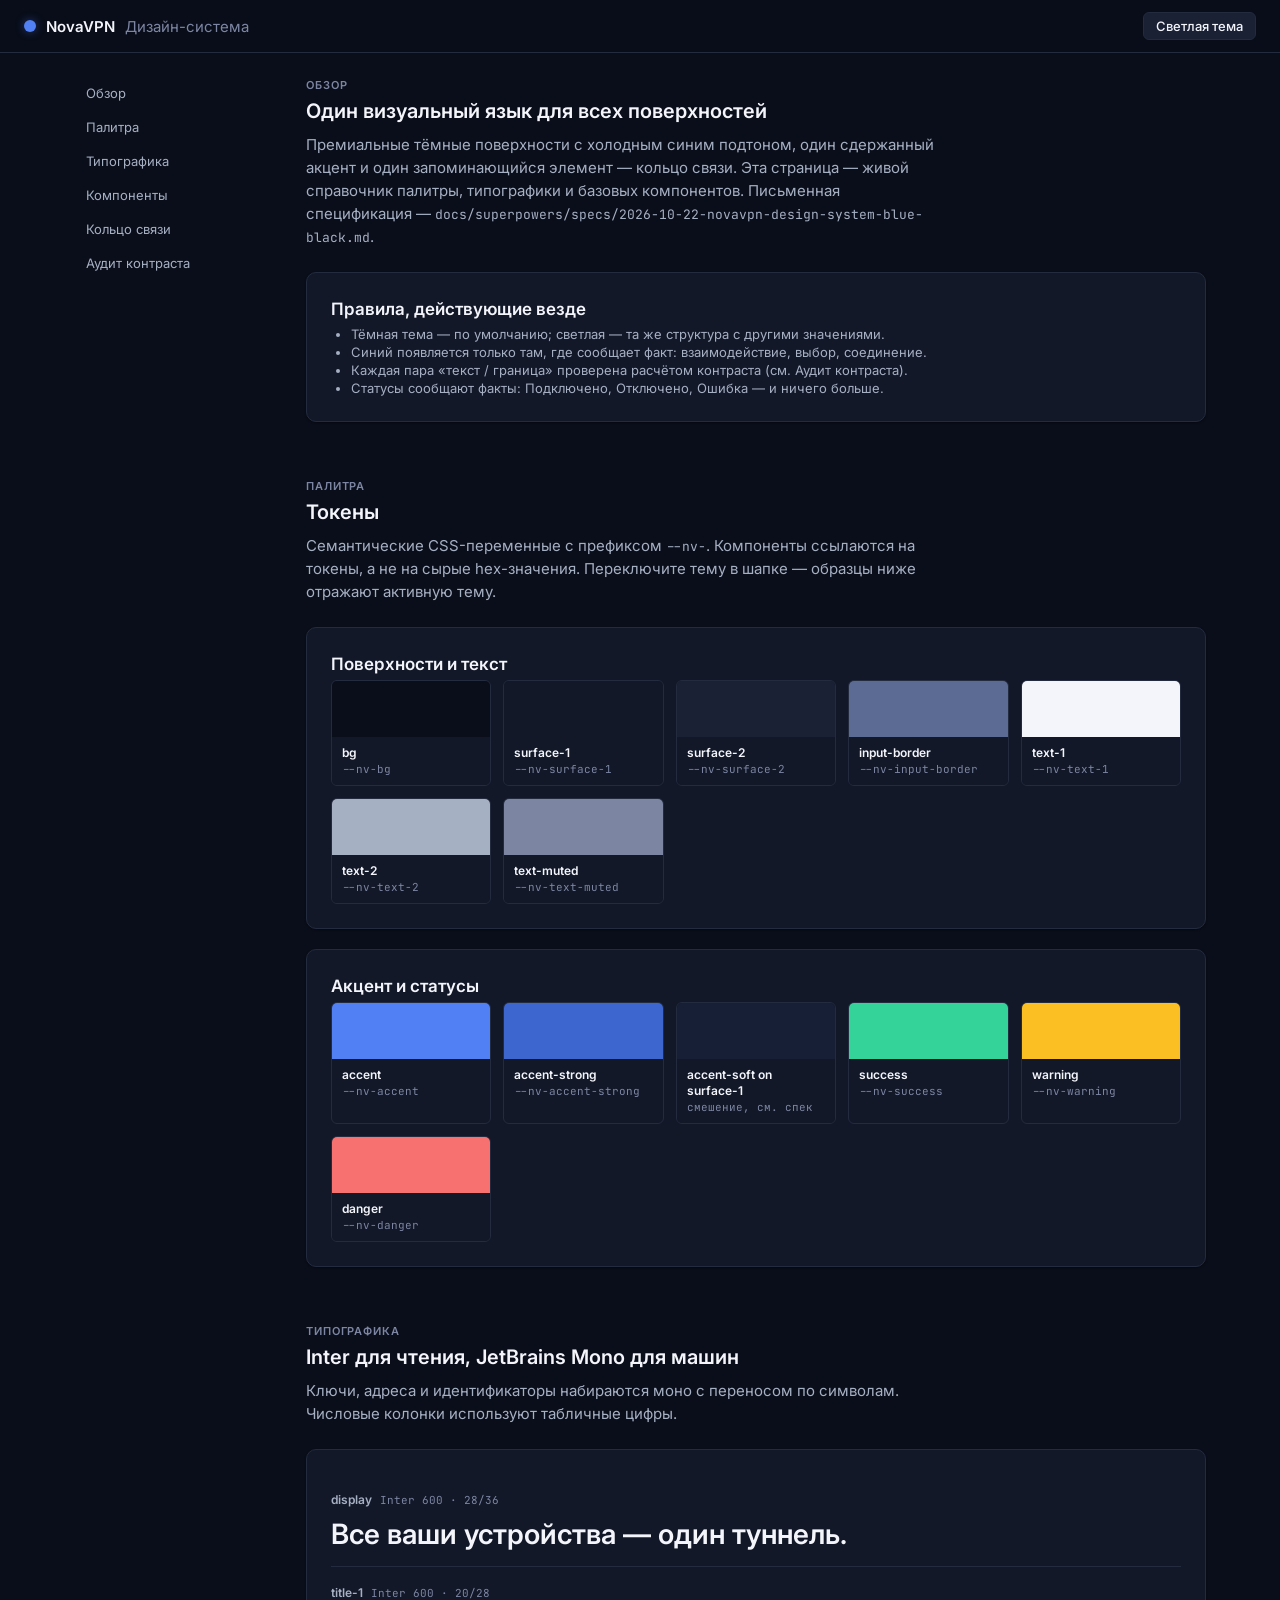
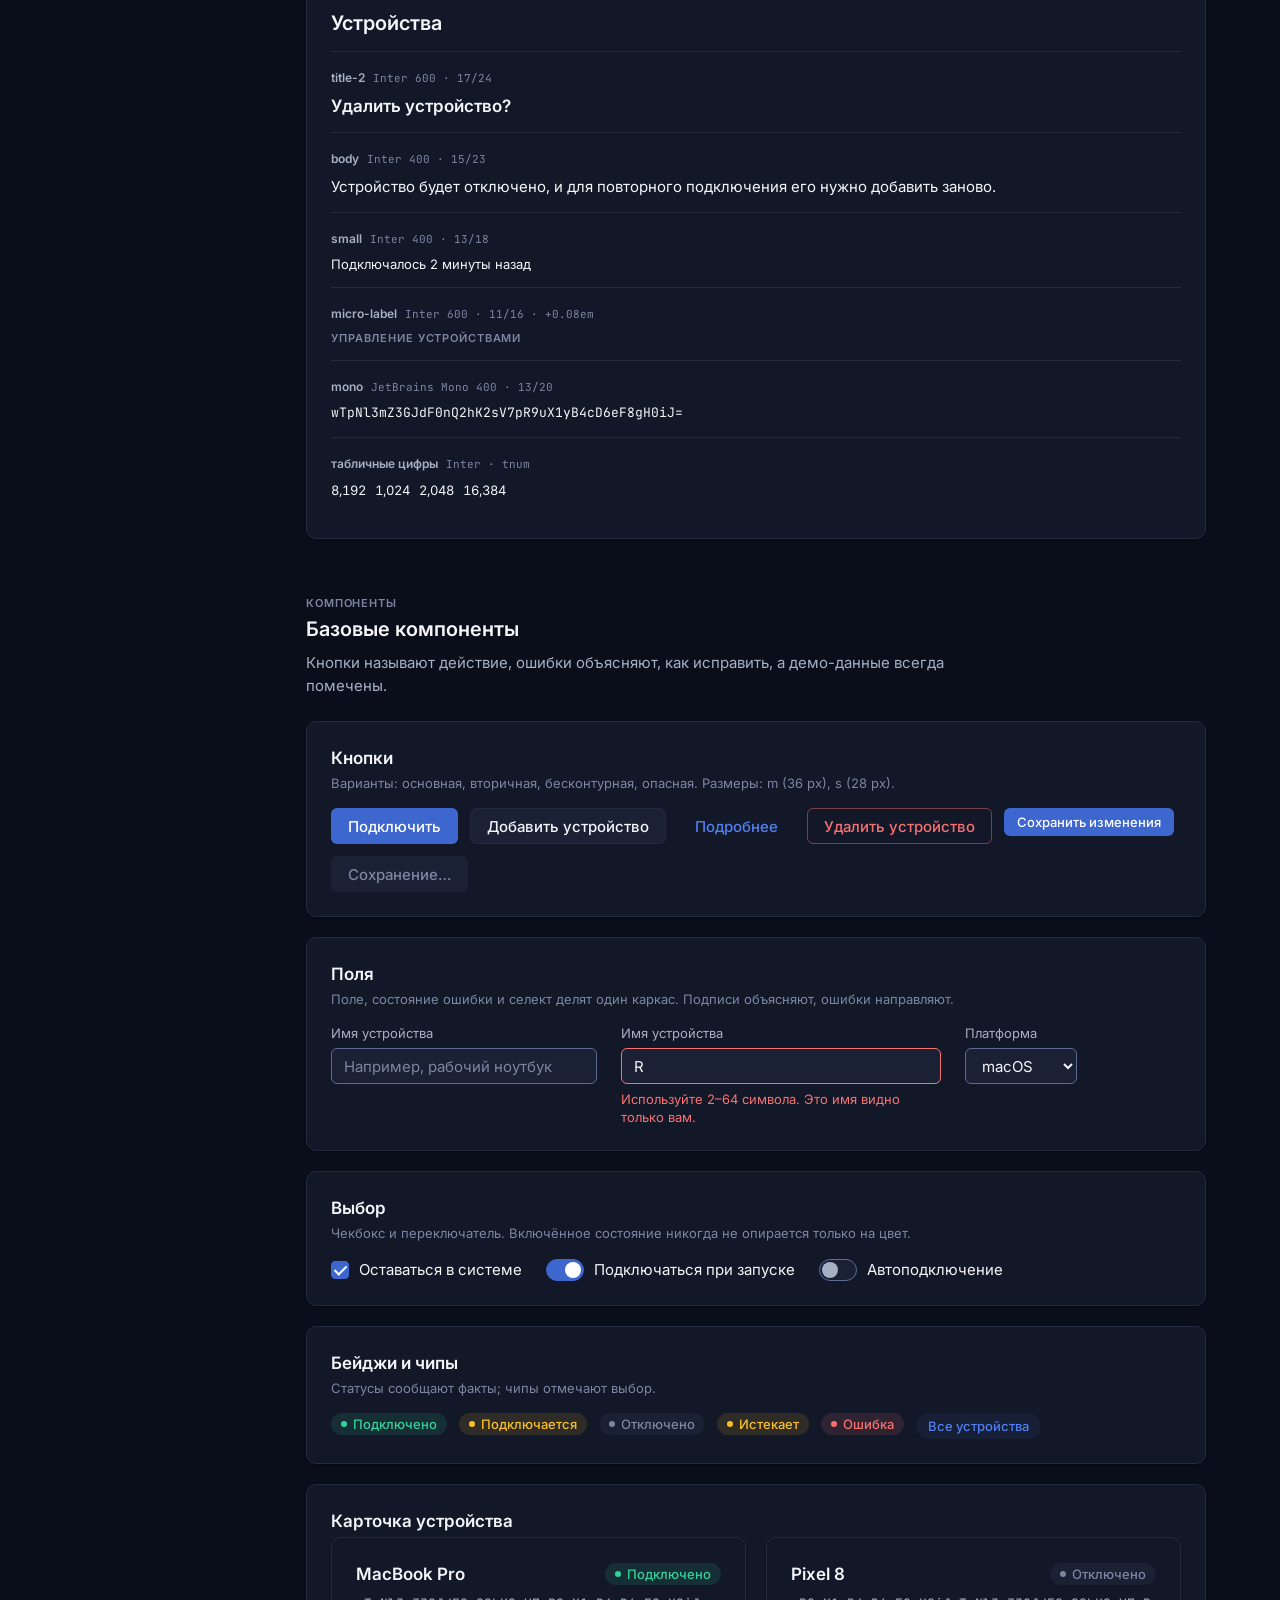
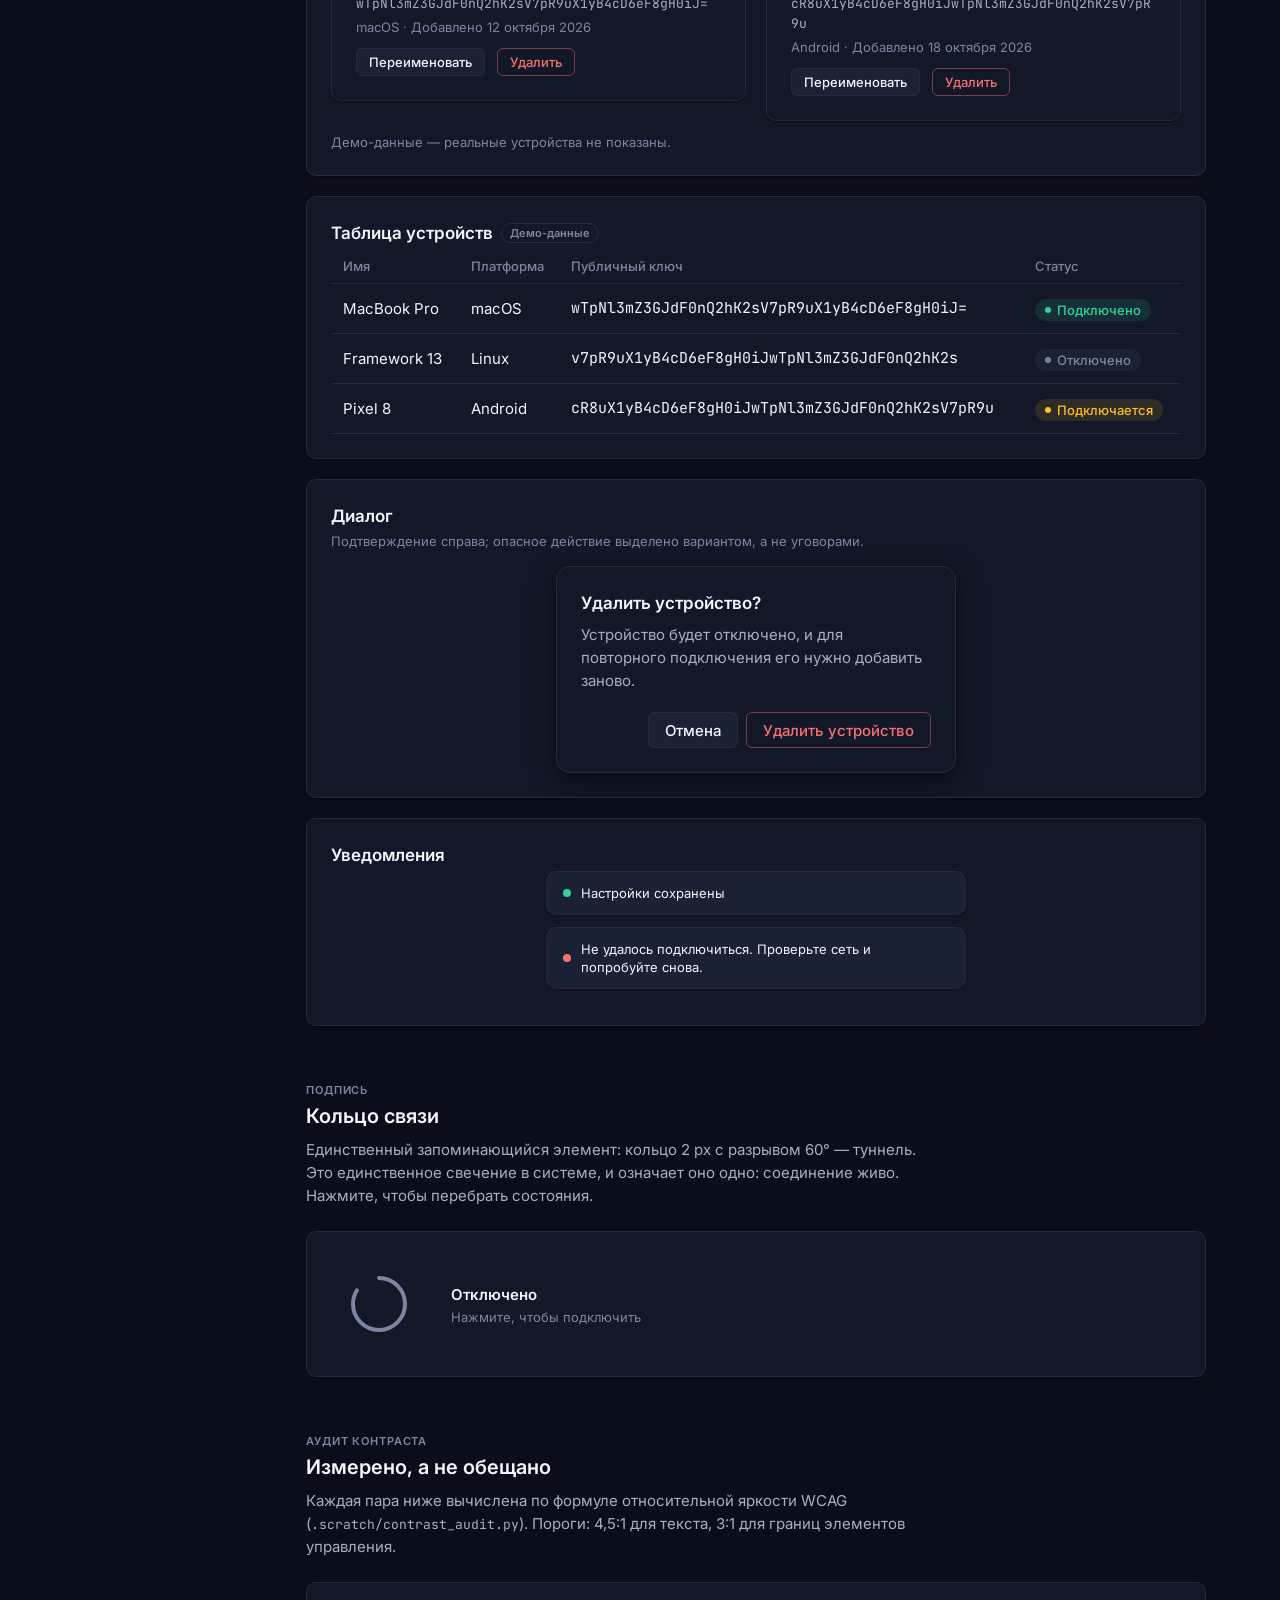
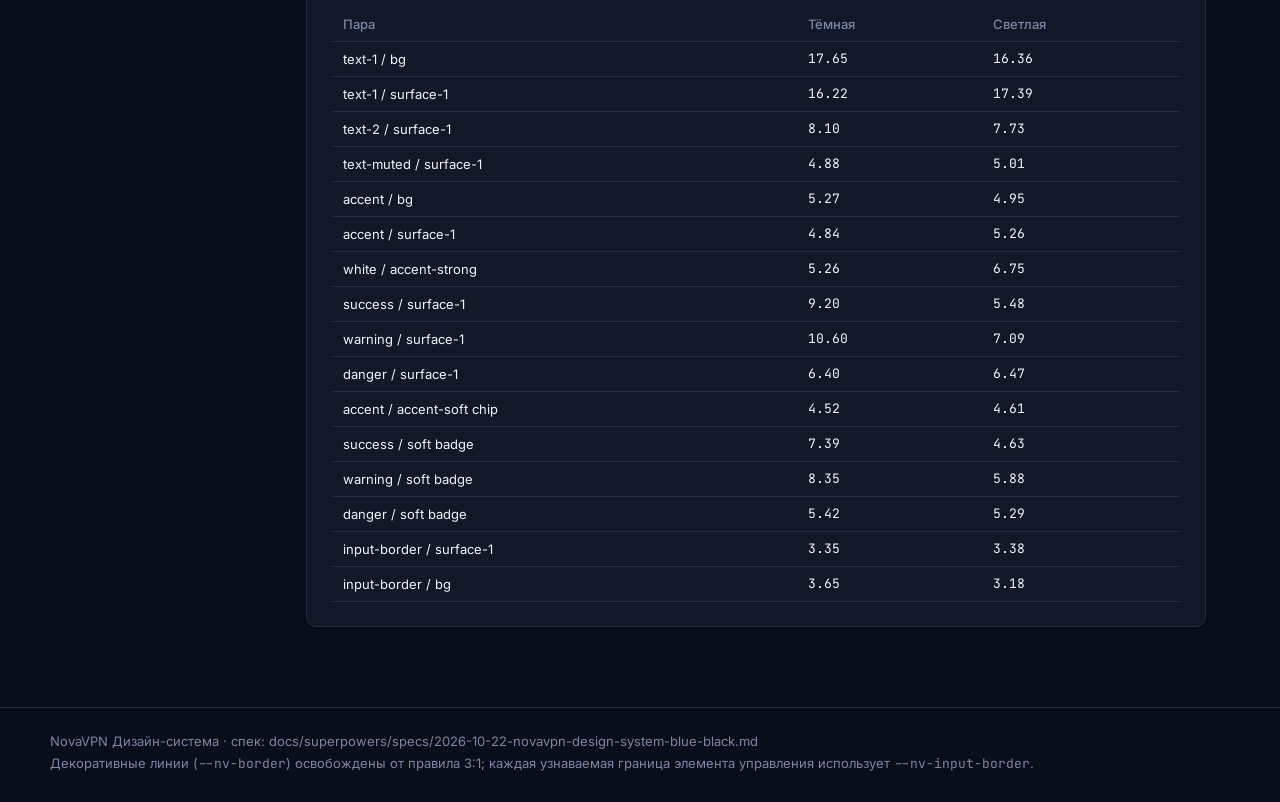
<file: design/showcase.html>
<!doctype html>
<html lang="ru" data-theme="dark">
<head>
<meta charset="utf-8">
<meta name="viewport" content="width=device-width, initial-scale=1">
<title>NovaVPN — Дизайн-система</title>
<link rel="preconnect" href="https://fonts.googleapis.com">
<link rel="preconnect" href="https://fonts.gstatic.com" crossorigin>
<link href="https://fonts.googleapis.com/css2?family=Inter:wght@400;500;600;700&family=JetBrains+Mono:wght@400;500&display=swap" rel="stylesheet">
<style>
/* ---------- tokens ---------- */
:root {
  --nv-bg: #0A0E1A;
  --nv-surface-1: #121828;
  --nv-surface-2: #1A2135;
  --nv-border: #232B3F;
  --nv-input-border: #5B6B94;
  --nv-text-1: #F3F5FA;
  --nv-text-2: #A6B0C3;
  --nv-text-muted: #7C86A3;
  --nv-accent: #5180F4;
  --nv-accent-strong: #3D66CE;
  --nv-accent-soft: rgba(81, 128, 244, .06);
  --nv-success: #34D399;
  --nv-warning: #FBBF24;
  --nv-danger: #F87171;
  --nv-success-soft: rgba(52, 211, 153, .12);
  --nv-warning-soft: rgba(251, 191, 36, .12);
  --nv-danger-soft: rgba(248, 113, 113, .12);
  --nv-radius-s: 6px;
  --nv-radius-m: 10px;
  --nv-radius-l: 14px;
  --nv-shadow-card: 0 1px 2px rgba(0, 0, 0, .4);
  --nv-shadow-dialog: 0 8px 24px rgba(0, 0, 0, .5);
}
:root[data-theme="light"] {
  --nv-bg: #F6F8FC;
  --nv-surface-1: #FFFFFF;
  --nv-surface-2: #EFF2F8;
  --nv-border: #DCE2EE;
  --nv-input-border: #7F8CA8;
  --nv-text-1: #131A29;
  --nv-text-2: #47536B;
  --nv-text-muted: #647084;
  --nv-accent: #3D66CE;
  --nv-accent-strong: #2F55B8;
  --nv-accent-soft: rgba(61, 102, 206, .10);
  --nv-success: #047857;
  --nv-warning: #92400E;
  --nv-danger: #B91C1C;
  --nv-success-soft: rgba(4, 120, 87, .12);
  --nv-warning-soft: rgba(146, 64, 14, .12);
  --nv-danger-soft: rgba(185, 28, 28, .12);
  --nv-shadow-card: 0 1px 2px rgba(19, 26, 41, .06);
  --nv-shadow-dialog: 0 8px 24px rgba(19, 26, 41, .12);
}

/* ---------- base ---------- */
* { box-sizing: border-box; }
html { scroll-behavior: smooth; }
body {
  margin: 0;
  background: var(--nv-bg);
  color: var(--nv-text-1);
  font: 400 15px/23px Inter, "Segoe UI", system-ui, sans-serif;
  -webkit-font-smoothing: antialiased;
}
a { color: var(--nv-accent); text-decoration: none; }
a:hover { text-decoration: underline; }
code, .mono { font-family: "JetBrains Mono", Consolas, monospace; font-size: 13px; line-height: 20px; overflow-wrap: anywhere; }
:focus-visible { outline: 2px solid var(--nv-accent); outline-offset: 2px; }

.topbar {
  position: sticky; top: 0; z-index: 10;
  display: flex; align-items: center; justify-content: space-between; gap: 12px;
  padding: 12px 24px;
  background: color-mix(in srgb, var(--nv-bg) 88%, transparent);
  backdrop-filter: blur(8px);
  border-bottom: 1px solid var(--nv-border);
}
.topbar__brand { display: flex; align-items: center; gap: 10px; font-weight: 600; }
.topbar__mark {
  width: 12px; height: 12px; border-radius: 999px;
  background: var(--nv-accent);
  box-shadow: 0 0 10px color-mix(in srgb, var(--nv-accent) 40%, transparent);
}
.topbar__sub { color: var(--nv-text-muted); font-weight: 400; }

.layout { display: flex; gap: 32px; max-width: 1180px; margin: 0 auto; padding: 24px; }
.rail { flex: 0 0 200px; position: sticky; top: 72px; align-self: flex-start; }
.rail ul { list-style: none; margin: 0; padding: 0; display: flex; flex-direction: column; gap: 2px; }
.rail a {
  display: block; padding: 7px 12px; border-radius: var(--nv-radius-s);
  color: var(--nv-text-2); font-size: 13px; line-height: 18px;
}
.rail a:hover { background: var(--nv-surface-2); color: var(--nv-text-1); text-decoration: none; }
.content { flex: 1 1 auto; min-width: 0; }

.section { margin: 0 0 56px; scroll-margin-top: 84px; }
.section__label {
  margin: 0 0 4px; font-size: 11px; line-height: 16px; font-weight: 600;
  text-transform: uppercase; letter-spacing: .08em; color: var(--nv-text-muted);
}
.section__title { margin: 0 0 8px; font-size: 20px; line-height: 28px; font-weight: 600; }
.section__lead { margin: 0 0 24px; color: var(--nv-text-2); max-width: 640px; }

.card {
  background: var(--nv-surface-1);
  border: 1px solid var(--nv-border);
  border-radius: var(--nv-radius-m);
  box-shadow: var(--nv-shadow-card);
  padding: 24px;
  margin: 0 0 20px;
}
.card__title { margin: 0 0 4px; font-size: 17px; line-height: 24px; font-weight: 600; }
.card__note { margin: 0 0 16px; color: var(--nv-text-muted); font-size: 13px; line-height: 18px; }

.row { display: flex; flex-wrap: wrap; gap: 12px; align-items: flex-start; }
.row--center { align-items: center; }

.sample-tag {
  display: inline-block; margin-left: 8px; padding: 1px 8px;
  border: 1px solid var(--nv-border); border-radius: 999px;
  color: var(--nv-text-muted); font-size: 11px; line-height: 16px;
  vertical-align: 2px;
}

/* ---------- palette ---------- */
.swatch-grid { display: grid; grid-template-columns: repeat(auto-fill, minmax(150px, 1fr)); gap: 12px; }
.swatch { border: 1px solid var(--nv-border); border-radius: var(--nv-radius-s); overflow: hidden; }
.swatch__chip { height: 56px; }
.swatch__meta { padding: 8px 10px; background: var(--nv-surface-1); }
.swatch__name { font-size: 12px; line-height: 16px; font-weight: 600; }
.swatch__hex { font-family: "JetBrains Mono", Consolas, monospace; font-size: 11px; line-height: 16px; color: var(--nv-text-muted); }

/* ---------- typography ---------- */
.specimen { padding: 14px 0; border-bottom: 1px solid var(--nv-border); }
.specimen:last-child { border-bottom: 0; }
.specimen__meta { display: flex; gap: 8px; align-items: baseline; margin-bottom: 4px; }
.specimen__role { font-size: 12px; font-weight: 600; color: var(--nv-text-2); }
.specimen__size { font-family: "JetBrains Mono", Consolas, monospace; font-size: 11px; color: var(--nv-text-muted); }
.specimen__text { margin: 0; color: var(--nv-text-1); }
.tnum { font-variant-numeric: tabular-nums; }

/* ---------- controls ---------- */
.btn {
  display: inline-flex; align-items: center; justify-content: center; gap: 8px;
  height: 36px; padding: 0 16px;
  border: 1px solid transparent; border-radius: var(--nv-radius-s);
  font: 500 15px/23px Inter, "Segoe UI", system-ui, sans-serif;
  cursor: pointer; white-space: nowrap;
}
.btn--s { height: 28px; padding: 0 12px; font-size: 13px; line-height: 18px; }
.btn--primary { background: var(--nv-accent-strong); color: #FFFFFF; }
.btn--primary:hover { filter: brightness(1.08); }
.btn--secondary { background: var(--nv-surface-2); color: var(--nv-text-1); border-color: var(--nv-border); }
.btn--secondary:hover { border-color: var(--nv-input-border); }
.btn--ghost { background: transparent; color: var(--nv-accent); }
.btn--ghost:hover { background: var(--nv-accent-soft); }
.btn--danger { background: transparent; color: var(--nv-danger); border-color: color-mix(in srgb, var(--nv-danger) 45%, transparent); }
.btn--danger:hover { background: var(--nv-danger-soft); }
.btn:disabled { background: var(--nv-surface-2); color: var(--nv-text-muted); border-color: transparent; cursor: not-allowed; }

.field { display: flex; flex-direction: column; gap: 6px; max-width: 320px; }
.field__label { font-size: 13px; line-height: 18px; color: var(--nv-text-2); }
.input, .select {
  height: 36px; padding: 0 12px; width: 100%;
  background: var(--nv-surface-2); color: var(--nv-text-1);
  border: 1px solid var(--nv-input-border); border-radius: var(--nv-radius-s);
  font: 400 15px/23px Inter, "Segoe UI", system-ui, sans-serif;
}
:root[data-theme="light"] .input, :root[data-theme="light"] .select { background: var(--nv-surface-1); }
.input::placeholder { color: var(--nv-text-muted); }
.input--error { border-color: var(--nv-danger); }
.field__error { font-size: 13px; line-height: 18px; color: var(--nv-danger); }

.check { display: inline-flex; align-items: center; gap: 10px; cursor: pointer; }
.check input { position: absolute; opacity: 0; pointer-events: none; }
.check__box {
  width: 18px; height: 18px; flex: 0 0 18px;
  border: 1px solid var(--nv-input-border); border-radius: 4px;
  background: var(--nv-surface-2); position: relative;
}
.check input:checked + .check__box { background: var(--nv-accent-strong); border-color: var(--nv-accent-strong); }
.check input:checked + .check__box::after {
  content: ""; position: absolute; left: 5px; top: 1px;
  width: 5px; height: 10px; border: solid #FFFFFF; border-width: 0 2px 2px 0; transform: rotate(45deg);
}
.check input:focus-visible + .check__box { outline: 2px solid var(--nv-accent); outline-offset: 2px; }

.switch { display: inline-flex; align-items: center; gap: 10px; cursor: pointer; }
.switch input { position: absolute; opacity: 0; pointer-events: none; }
.switch__track {
  width: 38px; height: 22px; flex: 0 0 38px; border-radius: 999px;
  background: var(--nv-surface-2); border: 1px solid var(--nv-input-border);
  position: relative; transition: background .15s ease, border-color .15s ease;
}
.switch__track::after {
  content: ""; position: absolute; top: 2px; left: 2px;
  width: 16px; height: 16px; border-radius: 999px; background: var(--nv-text-2);
  transition: transform .15s ease, background .15s ease;
}
.switch input:checked + .switch__track { background: var(--nv-accent-strong); border-color: var(--nv-accent-strong); }
.switch input:checked + .switch__track::after { transform: translateX(16px); background: #FFFFFF; }
.switch input:focus-visible + .switch__track { outline: 2px solid var(--nv-accent); outline-offset: 2px; }

.badge {
  display: inline-flex; align-items: center; gap: 6px;
  padding: 2px 10px; border-radius: 999px;
  font-size: 13px; line-height: 18px; font-weight: 500;
}
.badge__dot { width: 6px; height: 6px; border-radius: 999px; background: currentColor; }
.badge--success { color: var(--nv-success); background: var(--nv-success-soft); }
.badge--warning { color: var(--nv-warning); background: var(--nv-warning-soft); }
.badge--danger { color: var(--nv-danger); background: var(--nv-danger-soft); }
.badge--muted { color: var(--nv-text-muted); background: var(--nv-surface-2); }
.chip {
  display: inline-flex; align-items: center; gap: 6px;
  padding: 4px 12px; border-radius: 999px;
  color: var(--nv-accent); background: var(--nv-accent-soft);
  font-size: 13px; line-height: 18px; font-weight: 500;
}

/* ---------- table ---------- */
.table { width: 100%; border-collapse: collapse; }
.table th {
  text-align: left; padding: 8px 12px;
  font-size: 13px; line-height: 18px; font-weight: 500; color: var(--nv-text-muted);
  border-bottom: 1px solid var(--nv-border);
}
.table td { padding: 12px; font-size: 15px; line-height: 23px; border-bottom: 1px solid var(--nv-border); }
.table tbody tr:hover { background: var(--nv-surface-2); }
.table .mono { word-break: break-all; }

/* ---------- dialog ---------- */
.dialog {
  max-width: 400px; margin: 0 auto;
  background: var(--nv-surface-1);
  border: 1px solid var(--nv-border); border-radius: var(--nv-radius-l);
  box-shadow: var(--nv-shadow-dialog);
  padding: 24px;
}
.dialog__title { margin: 0 0 8px; font-size: 17px; line-height: 24px; font-weight: 600; }
.dialog__text { margin: 0 0 20px; color: var(--nv-text-2); }
.dialog__actions { display: flex; justify-content: flex-end; gap: 8px; }

/* ---------- toast ---------- */
.toast {
  display: flex; align-items: center; gap: 10px;
  max-width: 420px; margin: 0 auto 12px;
  background: var(--nv-surface-2);
  border: 1px solid var(--nv-border); border-radius: var(--nv-radius-m);
  box-shadow: var(--nv-shadow-card);
  padding: 12px 16px; font-size: 13px; line-height: 18px;
}
.toast__dot { width: 8px; height: 8px; border-radius: 999px; flex: 0 0 8px; }
.toast--success .toast__dot { background: var(--nv-success); }
.toast--danger .toast__dot { background: var(--nv-danger); }

/* ---------- link ring ---------- */
.ring-stage { display: flex; align-items: center; gap: 24px; flex-wrap: wrap; }
.ring-button { background: none; border: 0; padding: 0; cursor: pointer; }
.ring { width: 96px; height: 96px; display: block; }
.ring circle {
  fill: none; stroke-width: 4; stroke-linecap: round;
  stroke: var(--nv-text-muted);
  stroke-dasharray: 136.2 27.2;
  transition: stroke .2s ease;
}
.ring--connecting circle { stroke: var(--nv-accent); }
.ring--connecting .ring__spin { animation: spin 1.2s linear infinite; transform-origin: 48px 48px; }
.ring--connected circle {
  stroke: var(--nv-accent);
  filter: drop-shadow(0 0 6px color-mix(in srgb, var(--nv-accent) 35%, transparent));
}
@keyframes spin { to { transform: rotate(360deg); } }
.ring-status { display: flex; flex-direction: column; gap: 2px; }
.ring-status__label { font-weight: 600; }
.ring-status__hint { color: var(--nv-text-muted); font-size: 13px; line-height: 18px; }
@media (prefers-reduced-motion: reduce) {
  .ring--connecting .ring__spin { animation: none; }
  .switch__track, .switch__track::after { transition: none; }
}

/* ---------- contrast table ---------- */
.contrast-table { width: 100%; border-collapse: collapse; font-size: 13px; line-height: 18px; }
.contrast-table th, .contrast-table td { padding: 8px 12px; text-align: left; border-bottom: 1px solid var(--nv-border); }
.contrast-table th { color: var(--nv-text-muted); font-weight: 500; }
.contrast-table td:not(:first-child) { font-family: "JetBrains Mono", Consolas, monospace; }

.footer { border-top: 1px solid var(--nv-border); padding: 24px; color: var(--nv-text-muted); font-size: 13px; line-height: 18px; }
.footer p { margin: 0 0 4px; max-width: 1180px; margin-inline: auto; }

@media (max-width: 900px) {
  .layout { flex-direction: column; padding: 16px; }
  .rail { flex: none; position: static; }
  .rail ul { flex-direction: row; flex-wrap: wrap; }
  .topbar { padding: 12px 16px; }
  .card { padding: 16px; }
}
</style>
</head>
<body>

<header class="topbar">
  <div class="topbar__brand">
    <span class="topbar__mark" aria-hidden="true"></span>
    NovaVPN
    <span class="topbar__sub">Дизайн-система</span>
  </div>
  <button class="btn btn--secondary btn--s" id="theme-toggle" type="button" aria-pressed="false">Светлая тема</button>
</header>

<div class="layout">
  <nav class="rail" aria-label="Разделы">
    <ul>
      <li><a href="#overview">Обзор</a></li>
      <li><a href="#palette">Палитра</a></li>
      <li><a href="#typography">Типографика</a></li>
      <li><a href="#components">Компоненты</a></li>
      <li><a href="#ring">Кольцо связи</a></li>
      <li><a href="#contrast">Аудит контраста</a></li>
    </ul>
  </nav>

  <main class="content">

    <section class="section" id="overview">
      <p class="section__label">Обзор</p>
      <h1 class="section__title">Один визуальный язык для всех поверхностей</h1>
      <p class="section__lead">
        Премиальные тёмные поверхности с холодным синим подтоном, один сдержанный акцент и один
        запоминающийся элемент — кольцо связи. Эта страница — живой справочник палитры,
        типографики и базовых компонентов. Письменная спецификация —
        <code>docs/superpowers/specs/2026-10-22-novavpn-design-system-blue-black.md</code>.
      </p>
      <div class="card">
        <p class="card__title">Правила, действующие везде</p>
        <ul class="card__note" style="margin:0; padding-left:20px; color:var(--nv-text-2);">
          <li>Тёмная тема — по умолчанию; светлая — та же структура с другими значениями.</li>
          <li>Синий появляется только там, где сообщает факт: взаимодействие, выбор, соединение.</li>
          <li>Каждая пара «текст / граница» проверена расчётом контраста (см. Аудит контраста).</li>
          <li>Статусы сообщают факты: Подключено, Отключено, Ошибка — и ничего больше.</li>
        </ul>
      </div>
    </section>

    <section class="section" id="palette">
      <p class="section__label">Палитра</p>
      <h2 class="section__title">Токены</h2>
      <p class="section__lead">
        Семантические CSS-переменные с префиксом <code>--nv-</code>. Компоненты ссылаются на
        токены, а не на сырые hex-значения. Переключите тему в шапке — образцы ниже отражают
        активную тему.
      </p>

      <div class="card">
        <p class="card__title">Поверхности и текст</p>
        <div class="swatch-grid">
          <div class="swatch"><div class="swatch__chip" style="background:var(--nv-bg)"></div><div class="swatch__meta"><div class="swatch__name">bg</div><div class="swatch__hex" data-hex>--nv-bg</div></div></div>
          <div class="swatch"><div class="swatch__chip" style="background:var(--nv-surface-1)"></div><div class="swatch__meta"><div class="swatch__name">surface-1</div><div class="swatch__hex" data-hex>--nv-surface-1</div></div></div>
          <div class="swatch"><div class="swatch__chip" style="background:var(--nv-surface-2)"></div><div class="swatch__meta"><div class="swatch__name">surface-2</div><div class="swatch__hex" data-hex>--nv-surface-2</div></div></div>
          <div class="swatch"><div class="swatch__chip" style="background:var(--nv-input-border)"></div><div class="swatch__meta"><div class="swatch__name">input-border</div><div class="swatch__hex" data-hex>--nv-input-border</div></div></div>
          <div class="swatch"><div class="swatch__chip" style="background:var(--nv-text-1)"></div><div class="swatch__meta"><div class="swatch__name">text-1</div><div class="swatch__hex" data-hex>--nv-text-1</div></div></div>
          <div class="swatch"><div class="swatch__chip" style="background:var(--nv-text-2)"></div><div class="swatch__meta"><div class="swatch__name">text-2</div><div class="swatch__hex" data-hex>--nv-text-2</div></div></div>
          <div class="swatch"><div class="swatch__chip" style="background:var(--nv-text-muted)"></div><div class="swatch__meta"><div class="swatch__name">text-muted</div><div class="swatch__hex" data-hex>--nv-text-muted</div></div></div>
        </div>
      </div>

      <div class="card">
        <p class="card__title">Акцент и статусы</p>
        <div class="swatch-grid">
          <div class="swatch"><div class="swatch__chip" style="background:var(--nv-accent)"></div><div class="swatch__meta"><div class="swatch__name">accent</div><div class="swatch__hex" data-hex>--nv-accent</div></div></div>
          <div class="swatch"><div class="swatch__chip" style="background:var(--nv-accent-strong)"></div><div class="swatch__meta"><div class="swatch__name">accent-strong</div><div class="swatch__hex" data-hex>--nv-accent-strong</div></div></div>
          <div class="swatch"><div class="swatch__chip" style="background:var(--nv-surface-1)"><span style="display:block;width:100%;height:100%;background:var(--nv-accent-soft)"></span></div><div class="swatch__meta"><div class="swatch__name">accent-soft on surface-1</div><div class="swatch__hex">смешение, см. спек</div></div></div>
          <div class="swatch"><div class="swatch__chip" style="background:var(--nv-success)"></div><div class="swatch__meta"><div class="swatch__name">success</div><div class="swatch__hex" data-hex>--nv-success</div></div></div>
          <div class="swatch"><div class="swatch__chip" style="background:var(--nv-warning)"></div><div class="swatch__meta"><div class="swatch__name">warning</div><div class="swatch__hex" data-hex>--nv-warning</div></div></div>
          <div class="swatch"><div class="swatch__chip" style="background:var(--nv-danger)"></div><div class="swatch__meta"><div class="swatch__name">danger</div><div class="swatch__hex" data-hex>--nv-danger</div></div></div>
        </div>
      </div>
    </section>

    <section class="section" id="typography">
      <p class="section__label">Типографика</p>
      <h2 class="section__title">Inter для чтения, JetBrains Mono для машин</h2>
      <p class="section__lead">
        Ключи, адреса и идентификаторы набираются моно с переносом по символам.
        Числовые колонки используют табличные цифры.
      </p>
      <div class="card">
        <div class="specimen">
          <div class="specimen__meta"><span class="specimen__role">display</span><span class="specimen__size">Inter 600 · 28/36</span></div>
          <p class="specimen__text" style="font-size:28px;line-height:36px;font-weight:600;margin:0;">Все ваши устройства — один туннель.</p>
        </div>
        <div class="specimen">
          <div class="specimen__meta"><span class="specimen__role">title-1</span><span class="specimen__size">Inter 600 · 20/28</span></div>
          <p class="specimen__text" style="font-size:20px;line-height:28px;font-weight:600;">Устройства</p>
        </div>
        <div class="specimen">
          <div class="specimen__meta"><span class="specimen__role">title-2</span><span class="specimen__size">Inter 600 · 17/24</span></div>
          <p class="specimen__text" style="font-size:17px;line-height:24px;font-weight:600;">Удалить устройство?</p>
        </div>
        <div class="specimen">
          <div class="specimen__meta"><span class="specimen__role">body</span><span class="specimen__size">Inter 400 · 15/23</span></div>
          <p class="specimen__text">Устройство будет отключено, и для повторного подключения его нужно добавить заново.</p>
        </div>
        <div class="specimen">
          <div class="specimen__meta"><span class="specimen__role">small</span><span class="specimen__size">Inter 400 · 13/18</span></div>
          <p class="specimen__text" style="font-size:13px;line-height:18px;">Подключалось 2 минуты назад</p>
        </div>
        <div class="specimen">
          <div class="specimen__meta"><span class="specimen__role">micro-label</span><span class="specimen__size">Inter 600 · 11/16 · +0.08em</span></div>
          <p class="section__label" style="margin:0;">Управление устройствами</p>
        </div>
        <div class="specimen">
          <div class="specimen__meta"><span class="specimen__role">mono</span><span class="specimen__size">JetBrains Mono 400 · 13/20</span></div>
          <p class="specimen__text mono">wTpNl3mZ3GJdF0nQ2hK2sV7pR9uX1yB4cD6eF8gH0iJ=</p>
        </div>
        <div class="specimen">
          <div class="specimen__meta"><span class="specimen__role">табличные цифры</span><span class="specimen__size">Inter · tnum</span></div>
          <p class="specimen__text tnum mono" style="font-family:Inter,'Segoe UI',system-ui,sans-serif;">8,192 &nbsp; 1,024 &nbsp; 2,048 &nbsp; 16,384</p>
        </div>
      </div>
    </section>

    <section class="section" id="components">
      <p class="section__label">Компоненты</p>
      <h2 class="section__title">Базовые компоненты</h2>
      <p class="section__lead">
        Кнопки называют действие, ошибки объясняют, как исправить, а демо-данные всегда помечены.
      </p>

      <div class="card">
        <p class="card__title">Кнопки</p>
        <p class="card__note">Варианты: основная, вторичная, бесконтурная, опасная. Размеры: m (36 px), s (28 px).</p>
        <div class="row">
          <button class="btn btn--primary" type="button">Подключить</button>
          <button class="btn btn--secondary" type="button">Добавить устройство</button>
          <button class="btn btn--ghost" type="button">Подробнее</button>
          <button class="btn btn--danger" type="button">Удалить устройство</button>
          <button class="btn btn--primary btn--s" type="button">Сохранить изменения</button>
          <button class="btn btn--secondary" type="button" disabled>Сохранение…</button>
        </div>
      </div>

      <div class="card">
        <p class="card__title">Поля</p>
        <p class="card__note">Поле, состояние ошибки и селект делят один каркас. Подписи объясняют, ошибки направляют.</p>
        <div class="row" style="gap:24px;">
          <label class="field">
            <span class="field__label">Имя устройства</span>
            <input class="input" type="text" placeholder="Например, рабочий ноутбук">
          </label>
          <label class="field">
            <span class="field__label">Имя устройства</span>
            <input class="input input--error" type="text" value="R" aria-invalid="true">
            <span class="field__error">Используйте 2–64 символа. Это имя видно только вам.</span>
          </label>
          <label class="field">
            <span class="field__label">Платформа</span>
            <select class="select">
              <option>macOS</option>
              <option>Windows</option>
              <option>Linux</option>
              <option>Android</option>
              <option>iOS</option>
            </select>
          </label>
        </div>
      </div>

      <div class="card">
        <p class="card__title">Выбор</p>
        <p class="card__note">Чекбокс и переключатель. Включённое состояние никогда не опирается только на цвет.</p>
        <div class="row" style="gap:24px;">
          <label class="check"><input type="checkbox" checked><span class="check__box"></span>Оставаться в системе</label>
          <label class="switch"><input type="checkbox" checked><span class="switch__track"></span>Подключаться при запуске</label>
          <label class="switch"><input type="checkbox"><span class="switch__track"></span>Автоподключение</label>
        </div>
      </div>

      <div class="card">
        <p class="card__title">Бейджи и чипы</p>
        <p class="card__note">Статусы сообщают факты; чипы отмечают выбор.</p>
        <div class="row">
          <span class="badge badge--success"><span class="badge__dot"></span>Подключено</span>
          <span class="badge badge--warning"><span class="badge__dot"></span>Подключается</span>
          <span class="badge badge--muted"><span class="badge__dot"></span>Отключено</span>
          <span class="badge badge--warning"><span class="badge__dot"></span>Истекает</span>
          <span class="badge badge--danger"><span class="badge__dot"></span>Ошибка</span>
          <span class="chip">Все устройства</span>
        </div>
      </div>

      <div class="card">
        <p class="card__title">Карточка устройства</p>
        <div class="row" style="gap:20px;">
          <div class="card" style="margin:0;min-width:280px;flex:1;">
            <div class="row--center" style="display:flex;justify-content:space-between;margin-bottom:8px;">
              <p class="card__title" style="margin:0;">MacBook Pro</p>
              <span class="badge badge--success"><span class="badge__dot"></span>Подключено</span>
            </div>
            <p class="mono" style="margin:0 0 4px;color:var(--nv-text-2);">wTpNl3mZ3GJdF0nQ2hK2sV7pR9uX1yB4cD6eF8gH0iJ=</p>
            <p class="card__note" style="margin:0 0 12px;">macOS · Добавлено 12 октября 2026</p>
            <div class="row">
              <button class="btn btn--secondary btn--s" type="button">Переименовать</button>
              <button class="btn btn--danger btn--s" type="button">Удалить</button>
            </div>
          </div>
          <div class="card" style="margin:0;min-width:280px;flex:1;">
            <div class="row--center" style="display:flex;justify-content:space-between;margin-bottom:8px;">
              <p class="card__title" style="margin:0;">Pixel 8</p>
              <span class="badge badge--muted"><span class="badge__dot"></span>Отключено</span>
            </div>
            <p class="mono" style="margin:0 0 4px;color:var(--nv-text-2);">cR8uX1yB4cD6eF8gH0iJwTpNl3mZ3GJdF0nQ2hK2sV7pR9u</p>
            <p class="card__note" style="margin:0 0 12px;">Android · Добавлено 18 октября 2026</p>
            <div class="row">
              <button class="btn btn--secondary btn--s" type="button">Переименовать</button>
              <button class="btn btn--danger btn--s" type="button">Удалить</button>
            </div>
          </div>
        </div>
        <p class="card__note" style="margin:12px 0 0;">Демо-данные — реальные устройства не показаны.</p>
      </div>

      <div class="card" style="overflow-x:auto;">
        <p class="card__title">Таблица устройств<span class="sample-tag">Демо-данные</span></p>
        <table class="table">
          <thead>
            <tr><th>Имя</th><th>Платформа</th><th>Публичный ключ</th><th>Статус</th></tr>
          </thead>
          <tbody>
            <tr>
              <td>MacBook Pro</td><td>macOS</td>
              <td class="mono">wTpNl3mZ3GJdF0nQ2hK2sV7pR9uX1yB4cD6eF8gH0iJ=</td>
              <td><span class="badge badge--success"><span class="badge__dot"></span>Подключено</span></td>
            </tr>
            <tr>
              <td>Framework 13</td><td>Linux</td>
              <td class="mono">v7pR9uX1yB4cD6eF8gH0iJwTpNl3mZ3GJdF0nQ2hK2s</td>
              <td><span class="badge badge--muted"><span class="badge__dot"></span>Отключено</span></td>
            </tr>
            <tr>
              <td>Pixel 8</td><td>Android</td>
              <td class="mono">cR8uX1yB4cD6eF8gH0iJwTpNl3mZ3GJdF0nQ2hK2sV7pR9u</td>
              <td><span class="badge badge--warning"><span class="badge__dot"></span>Подключается</span></td>
            </tr>
          </tbody>
        </table>
      </div>

      <div class="card">
        <p class="card__title">Диалог</p>
        <p class="card__note">Подтверждение справа; опасное действие выделено вариантом, а не уговорами.</p>
        <div class="dialog">
          <p class="dialog__title">Удалить устройство?</p>
          <p class="dialog__text">Устройство будет отключено, и для повторного подключения его нужно добавить заново.</p>
          <div class="dialog__actions">
            <button class="btn btn--secondary" type="button">Отмена</button>
            <button class="btn btn--danger" type="button">Удалить устройство</button>
          </div>
        </div>
      </div>

      <div class="card">
        <p class="card__title">Уведомления</p>
        <div class="toast toast--success"><span class="toast__dot"></span>Настройки сохранены</div>
        <div class="toast toast--danger"><span class="toast__dot"></span>Не удалось подключиться. Проверьте сеть и попробуйте снова.</div>
      </div>
    </section>

    <section class="section" id="ring">
      <p class="section__label">Подпись</p>
      <h2 class="section__title">Кольцо связи</h2>
      <p class="section__lead">
        Единственный запоминающийся элемент: кольцо 2 px с разрывом 60° — туннель. Это
        единственное свечение в системе, и означает оно одно: соединение живо. Нажмите, чтобы
        перебрать состояния.
      </p>
      <div class="card">
        <div class="ring-stage">
          <button class="ring-button" id="ring-demo" type="button" aria-label="Переключить состояние соединения">
            <svg class="ring" id="ring-svg" viewBox="0 0 96 96" role="img">
              <g class="ring__spin"><circle cx="48" cy="48" r="26" transform="rotate(-90 48 48)"></circle></g>
            </svg>
          </button>
          <div class="ring-status">
            <span class="ring-status__label" id="ring-label">Отключено</span>
            <span class="ring-status__hint" id="ring-hint">Нажмите, чтобы подключить</span>
          </div>
        </div>
      </div>
    </section>

    <section class="section" id="contrast">
      <p class="section__label">Аудит контраста</p>
      <h2 class="section__title">Измерено, а не обещано</h2>
      <p class="section__lead">
        Каждая пара ниже вычислена по формуле относительной яркости WCAG
        (<code>.scratch/contrast_audit.py</code>). Пороги: 4,5:1 для текста, 3:1 для границ
        элементов управления.
      </p>
      <div class="card" style="overflow-x:auto;">
        <table class="contrast-table">
          <thead><tr><th>Пара</th><th>Тёмная</th><th>Светлая</th></tr></thead>
          <tbody>
            <tr><td>text-1 / bg</td><td>17.65</td><td>16.36</td></tr>
            <tr><td>text-1 / surface-1</td><td>16.22</td><td>17.39</td></tr>
            <tr><td>text-2 / surface-1</td><td>8.10</td><td>7.73</td></tr>
            <tr><td>text-muted / surface-1</td><td>4.88</td><td>5.01</td></tr>
            <tr><td>accent / bg</td><td>5.27</td><td>4.95</td></tr>
            <tr><td>accent / surface-1</td><td>4.84</td><td>5.26</td></tr>
            <tr><td>white / accent-strong</td><td>5.26</td><td>6.75</td></tr>
            <tr><td>success / surface-1</td><td>9.20</td><td>5.48</td></tr>
            <tr><td>warning / surface-1</td><td>10.60</td><td>7.09</td></tr>
            <tr><td>danger / surface-1</td><td>6.40</td><td>6.47</td></tr>
            <tr><td>accent / accent-soft chip</td><td>4.52</td><td>4.61</td></tr>
            <tr><td>success / soft badge</td><td>7.39</td><td>4.63</td></tr>
            <tr><td>warning / soft badge</td><td>8.35</td><td>5.88</td></tr>
            <tr><td>danger / soft badge</td><td>5.42</td><td>5.29</td></tr>
            <tr><td>input-border / surface-1</td><td>3.35</td><td>3.38</td></tr>
            <tr><td>input-border / bg</td><td>3.65</td><td>3.18</td></tr>
          </tbody>
        </table>
      </div>
    </section>

  </main>
</div>

<footer class="footer">
  <p>NovaVPN Дизайн-система · спек: docs/superpowers/specs/2026-10-22-novavpn-design-system-blue-black.md</p>
  <p>Декоративные линии (<code>--nv-border</code>) освобождены от правила 3:1; каждая узнаваемая граница элемента управления использует <code>--nv-input-border</code>.</p>
</footer>

<script>
(function () {
  "use strict";

  var root = document.documentElement;
  var toggle = document.getElementById("theme-toggle");

  function syncThemeLabel() {
    var dark = root.getAttribute("data-theme") !== "light";
    toggle.textContent = dark ? "Светлая тема" : "Тёмная тема";
    toggle.setAttribute("aria-pressed", String(!dark));
  }
  toggle.addEventListener("click", function () {
    root.setAttribute("data-theme",
      root.getAttribute("data-theme") === "light" ? "dark" : "light");
    syncThemeLabel();
  });
  syncThemeLabel();

  var reduceMotion = window.matchMedia("(prefers-reduced-motion: reduce)").matches;
  var ring = document.getElementById("ring-demo");
  var svg = document.getElementById("ring-svg");
  var label = document.getElementById("ring-label");
  var hint = document.getElementById("ring-hint");
  var state = "disconnected";
  var timer = null;

  function setState(next) {
    state = next;
    svg.classList.remove("ring--connecting", "ring--connected");
    if (next === "connecting") {
      svg.classList.add("ring--connecting");
      label.textContent = "Подключается";
      hint.textContent = "Устанавливаем туннель…";
      if (!reduceMotion) {
        timer = window.setTimeout(function () { setState("connected"); }, 1200);
      } else {
        setState("connected");
      }
    } else if (next === "connected") {
      svg.classList.add("ring--connected");
      label.textContent = "Подключено";
      hint.textContent = "Нажмите, чтобы отключить";
    } else {
      label.textContent = "Отключено";
      hint.textContent = "Нажмите, чтобы подключить";
    }
  }

  ring.addEventListener("click", function () {
    if (timer) { window.clearTimeout(timer); timer = null; }
    if (state === "connected") { setState("disconnected"); }
    else if (state === "disconnected") { setState("connecting"); }
  });
})();
</script>
</body>
</html>
</file>
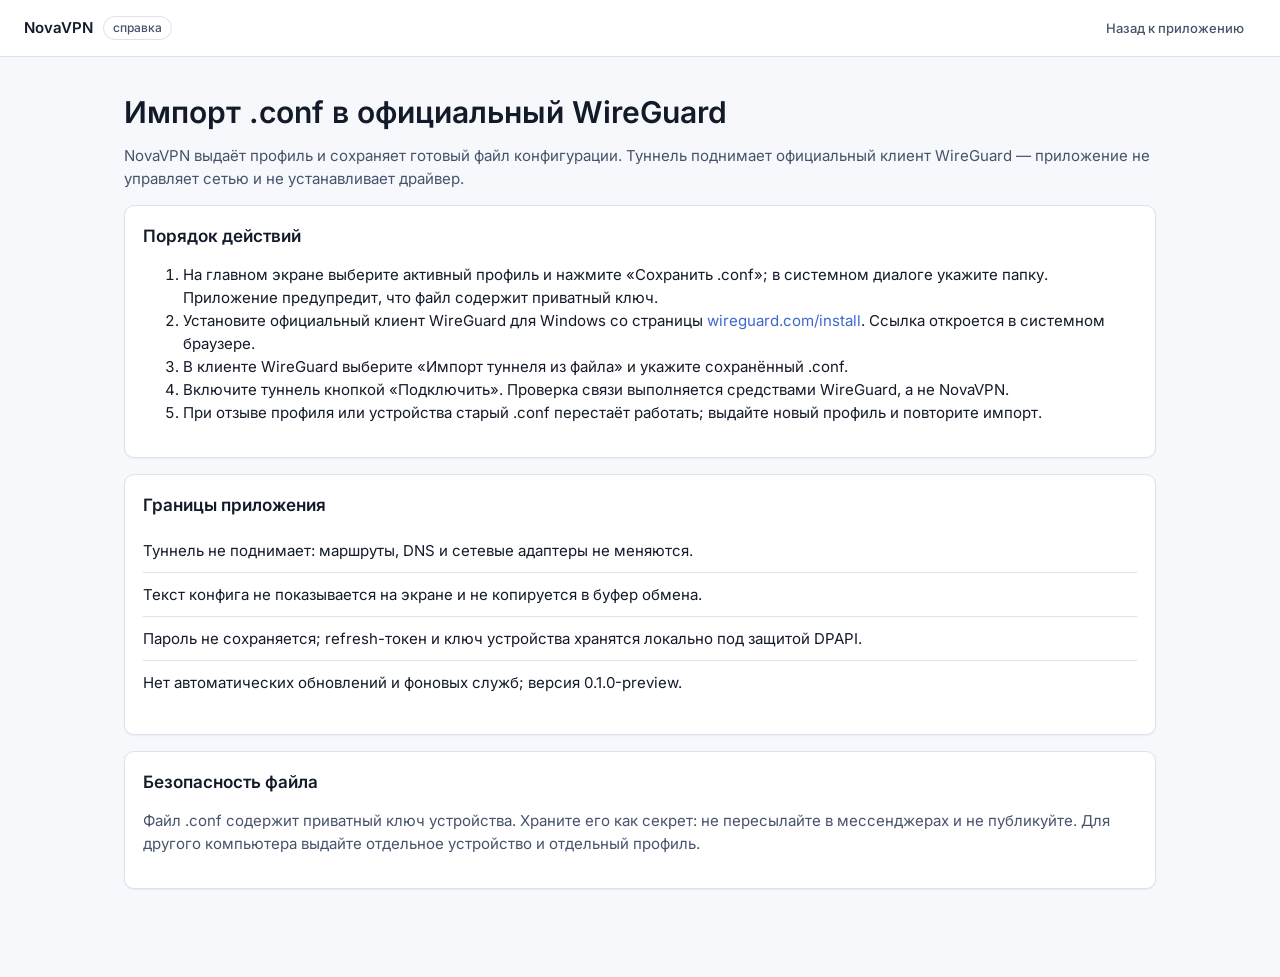
<file: client/ui/help.html>
<!DOCTYPE html>
<html lang="ru">
<head>
<meta charset="utf-8">
<meta http-equiv="Content-Security-Policy" content="default-src 'none'; script-src 'self'; style-src 'self'; font-src 'self'; img-src 'self' data:; connect-src 'none'; base-uri 'none'; form-action 'none'">
<meta name="viewport" content="width=device-width, initial-scale=1">
<title>NovaVPN — справка по импорту .conf</title>
<link rel="icon" href="data:,">
<link rel="stylesheet" href="app.css">
</head>
<body>
<header class="topbar">
  <div class="brand"><span class="brand-name">NovaVPN</span><span class="badge badge-muted">справка</span></div>
  <nav class="nav" aria-label="Навигация"><a class="nav-btn" href="index.html">Назад к приложению</a></nav>
</header>
<main class="app">
  <h1>Импорт .conf в официальный WireGuard</h1>
  <p class="muted">NovaVPN выдаёт профиль и сохраняет готовый файл конфигурации. Туннель поднимает официальный клиент WireGuard — приложение не управляет сетью и не устанавливает драйвер.</p>

  <article class="card">
    <h2>Порядок действий</h2>
    <ol class="steps">
      <li>На главном экране выберите активный профиль и нажмите «Сохранить .conf»; в системном диалоге укажите папку. Приложение предупредит, что файл содержит приватный ключ.</li>
      <li>Установите официальный клиент WireGuard для Windows со страницы <a href="https://www.wireguard.com/install/" target="_blank" rel="noopener">wireguard.com/install</a>. Ссылка откроется в системном браузере.</li>
      <li>В клиенте WireGuard выберите «Импорт туннеля из файла» и укажите сохранённый .conf.</li>
      <li>Включите туннель кнопкой «Подключить». Проверка связи выполняется средствами WireGuard, а не NovaVPN.</li>
      <li>При отзыве профиля или устройства старый .conf перестаёт работать; выдайте новый профиль и повторите импорт.</li>
    </ol>
  </article>

  <article class="card">
    <h2>Границы приложения</h2>
    <ul class="list">
      <li class="row"><span class="row-main">Туннель не поднимает: маршруты, DNS и сетевые адаптеры не меняются.</span></li>
      <li class="row"><span class="row-main">Текст конфига не показывается на экране и не копируется в буфер обмена.</span></li>
      <li class="row"><span class="row-main">Пароль не сохраняется; refresh-токен и ключ устройства хранятся локально под защитой DPAPI.</span></li>
      <li class="row"><span class="row-main">Нет автоматических обновлений и фоновых служб; версия 0.1.0-preview.</span></li>
    </ul>
  </article>

  <article class="card">
    <h2>Безопасность файла</h2>
    <p class="muted">Файл .conf содержит приватный ключ устройства. Храните его как секрет: не пересылайте в мессенджерах и не публикуйте. Для другого компьютера выдайте отдельное устройство и отдельный профиль.</p>
  </article>
</main>
</body>
</html>
</file>
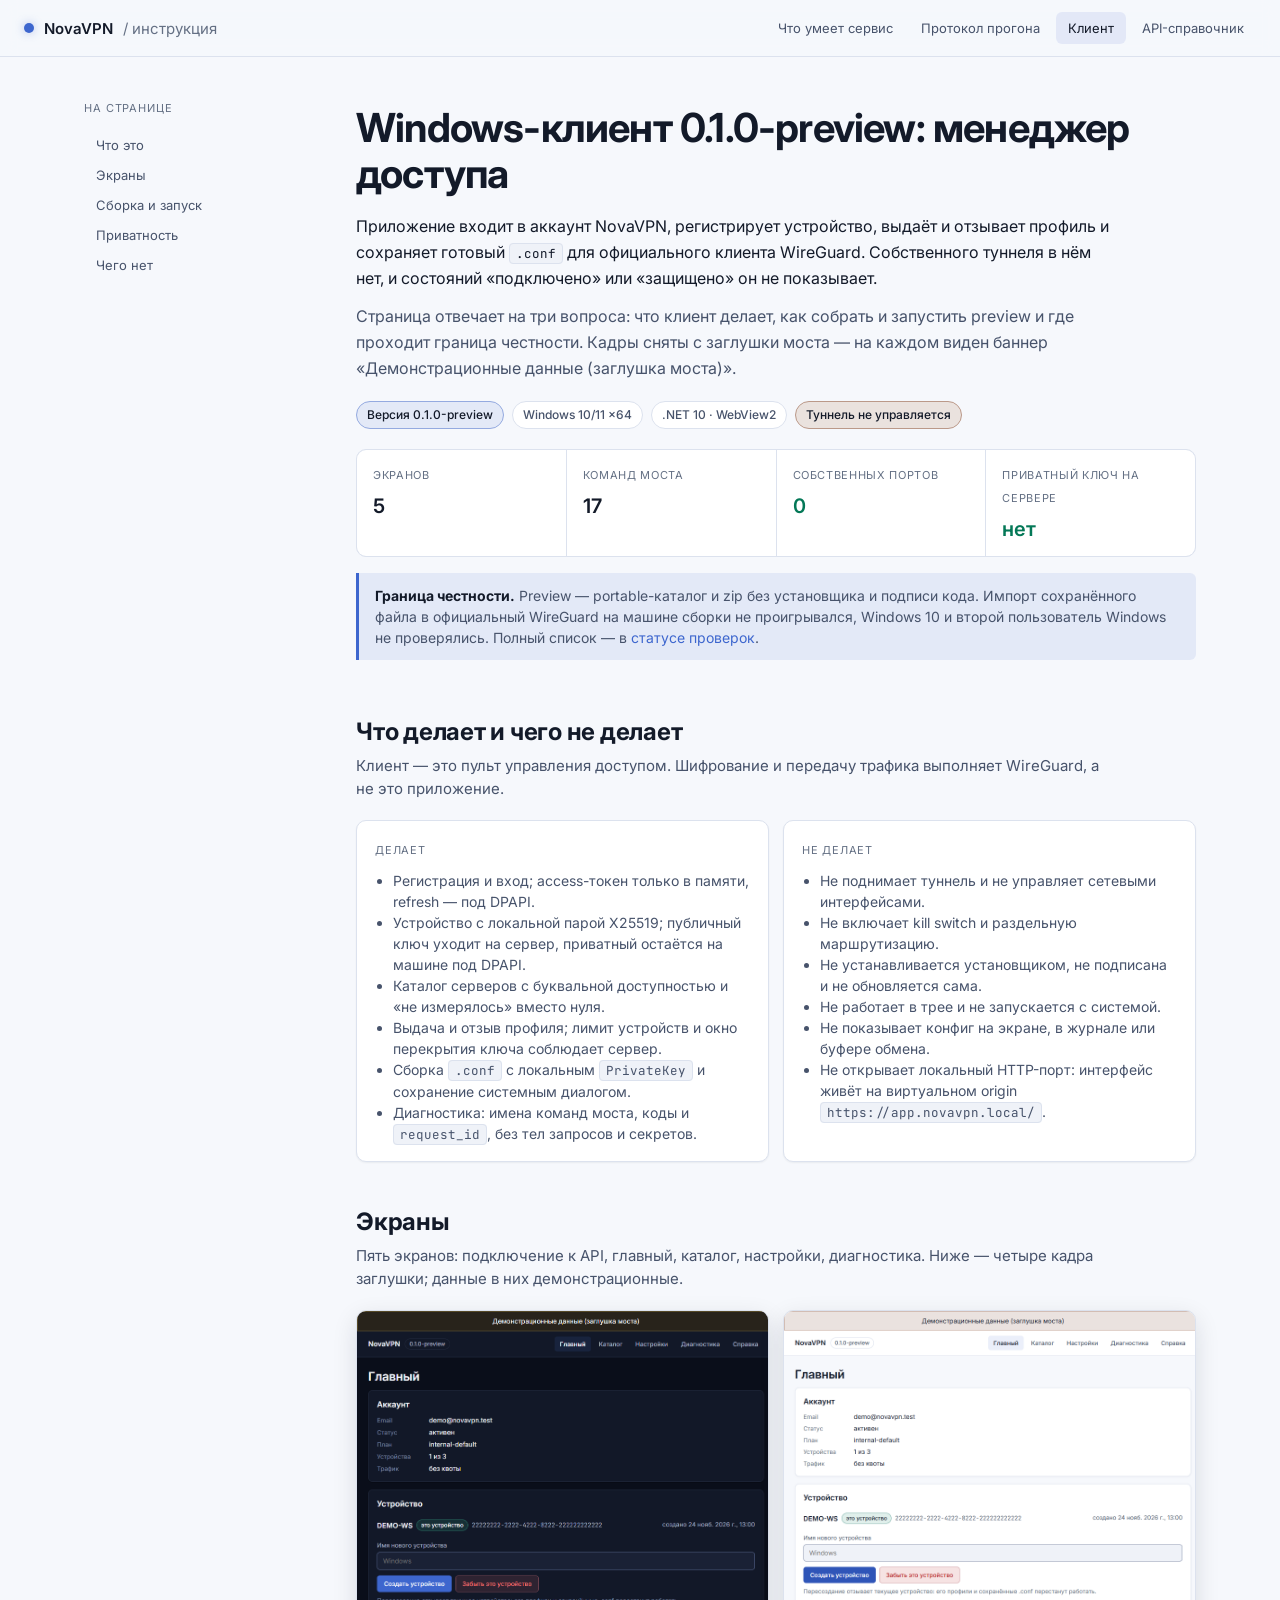
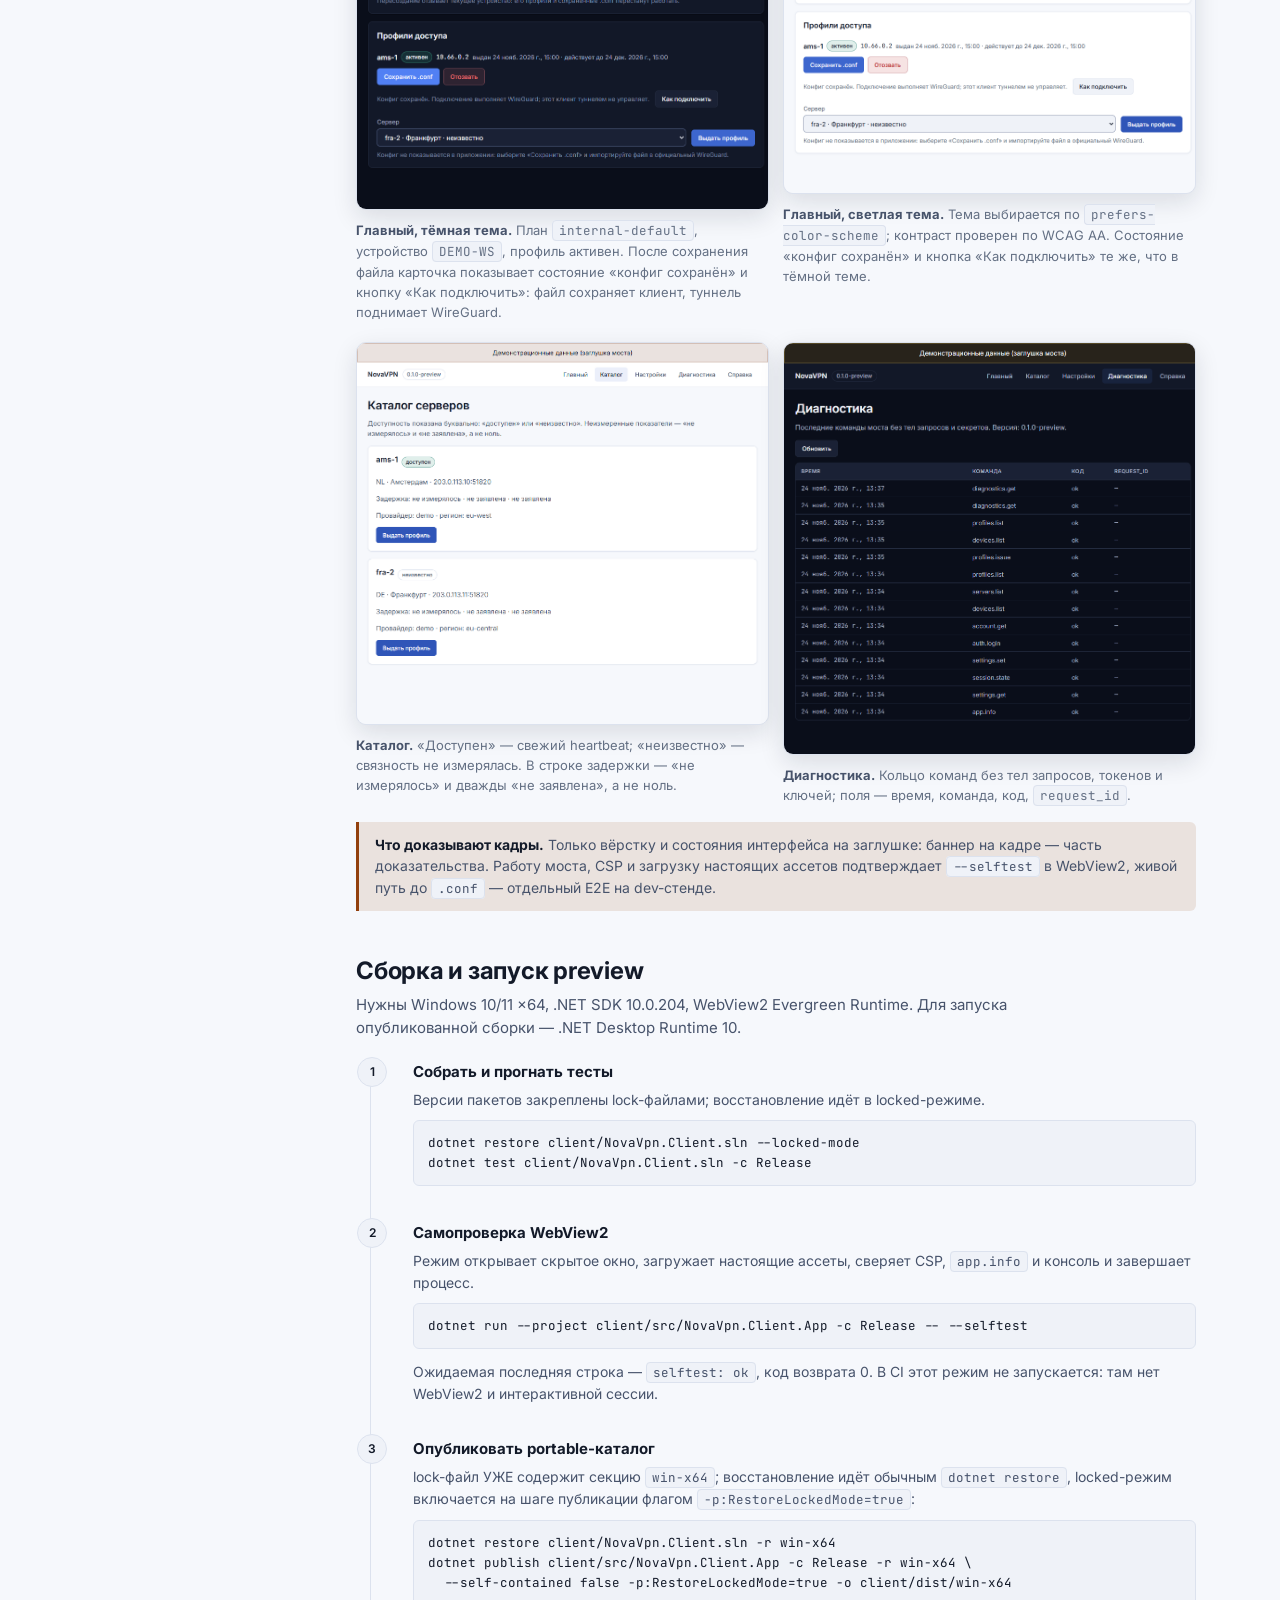
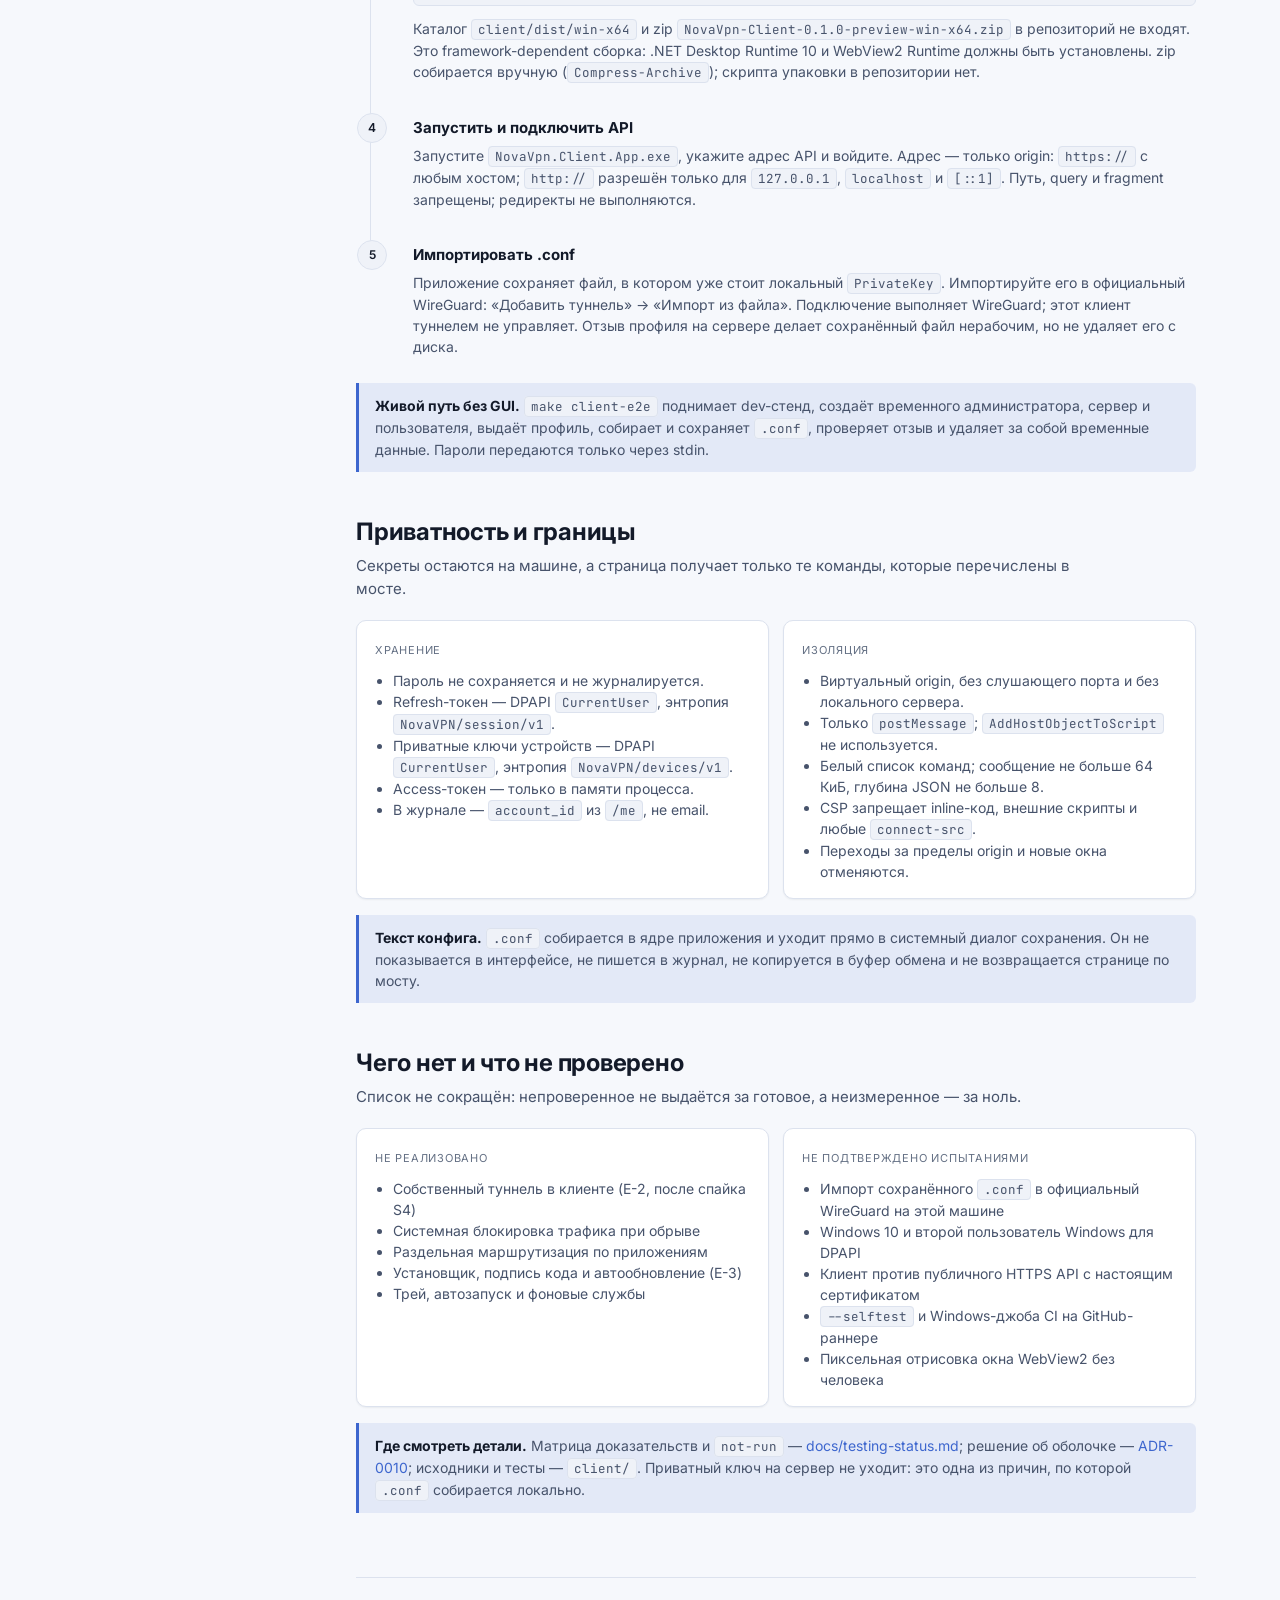
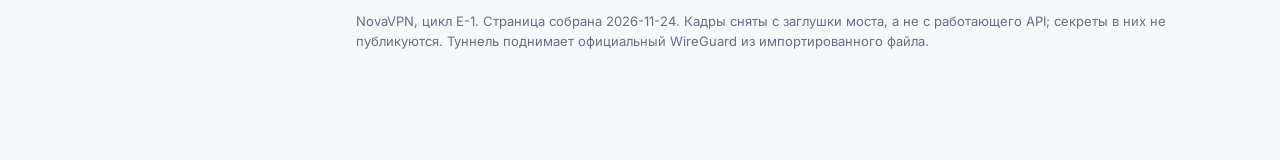
<file: docs/guide/client.html>
<!DOCTYPE html>
<html lang="ru">
<head>
<meta charset="utf-8">
<meta name="viewport" content="width=device-width, initial-scale=1">
<title>NovaVPN — Windows-клиент preview: менеджер доступа и .conf</title>
<link rel="preconnect" href="https://fonts.googleapis.com">
<link rel="preconnect" href="https://fonts.gstatic.com" crossorigin>
<link href="https://fonts.googleapis.com/css2?family=Inter:wght@400;500;600;700&family=JetBrains+Mono:wght@400;500&display=swap" rel="stylesheet">
<link rel="stylesheet" href="guide.css">
</head>
<body>
<header class="topbar">
  <div class="topbar__brand"><span class="topbar__mark"></span>NovaVPN <span class="topbar__sub">/ инструкция</span></div>
  <nav class="topbar__nav" aria-label="Разделы руководства">
    <a href="index.html">Что умеет сервис</a>
    <a href="protocol.html">Протокол прогона</a>
    <a href="client.html" aria-current="page">Клиент</a>
    <a href="api.html">API-справочник</a>
  </nav>
</header>

<div class="wrap">
  <aside class="rail" aria-label="Оглавление">
    <p class="rail__title">На странице</p>
    <a href="#what">Что это</a>
    <a href="#screens">Экраны</a>
    <a href="#run">Сборка и запуск</a>
    <a href="#privacy">Приватность</a>
    <a href="#limits">Чего нет</a>
  </aside>

  <main>
    <div class="hero">
      <h1>Windows-клиент 0.1.0-preview: менеджер доступа</h1>
      <p class="lede">Приложение входит в аккаунт NovaVPN, регистрирует устройство, выдаёт и отзывает профиль и сохраняет готовый <code>.conf</code> для официального клиента WireGuard. Собственного туннеля в нём нет, и состояний «подключено» или «защищено» он не показывает.</p>
      <p>Страница отвечает на три вопроса: что клиент делает, как собрать и запустить preview и где проходит граница честности. Кадры сняты с заглушки моста — на каждом виден баннер «Демонстрационные данные (заглушка моста)».</p>
      <div class="badges">
        <span class="badge badge--accent">Версия 0.1.0-preview</span>
        <span class="badge">Windows 10/11 x64</span>
        <span class="badge">.NET 10 · WebView2</span>
        <span class="badge badge--warning">Туннель не управляется</span>
      </div>
      <div class="summary-strip">
        <div><dt>Экранов</dt><dd>5</dd></div>
        <div><dt>Команд моста</dt><dd>17</dd></div>
        <div><dt>Собственных портов</dt><dd class="ok">0</dd></div>
        <div><dt>Приватный ключ на сервере</dt><dd class="ok">нет</dd></div>
      </div>
      <div class="note">
        <strong>Граница честности.</strong> Preview — portable-каталог и zip без установщика и подписи кода.
        Импорт сохранённого файла в официальный WireGuard на машине сборки не проигрывался, Windows 10
        и второй пользователь Windows не проверялись. Полный список — в
        <a href="../testing-status.md">статусе проверок</a>.
      </div>
    </div>

    <section id="what">
      <h2>Что делает и чего не делает</h2>
      <p class="section-lede">Клиент — это пульт управления доступом. Шифрование и передачу трафика выполняет WireGuard, а не это приложение.</p>
      <div class="grid grid--2">
        <div class="card">
          <span class="card__kicker">Делает</span>
          <ul>
            <li>Регистрация и вход; access-токен только в памяти, refresh — под DPAPI.</li>
            <li>Устройство с локальной парой X25519; публичный ключ уходит на сервер, приватный остаётся на машине под DPAPI.</li>
            <li>Каталог серверов с буквальной доступностью и «не измерялось» вместо нуля.</li>
            <li>Выдача и отзыв профиля; лимит устройств и окно перекрытия ключа соблюдает сервер.</li>
            <li>Сборка <code>.conf</code> с локальным <code>PrivateKey</code> и сохранение системным диалогом.</li>
            <li>Диагностика: имена команд моста, коды и <code>request_id</code>, без тел запросов и секретов.</li>
          </ul>
        </div>
        <div class="card">
          <span class="card__kicker">Не делает</span>
          <ul>
            <li>Не поднимает туннель и не управляет сетевыми интерфейсами.</li>
            <li>Не включает kill switch и раздельную маршрутизацию.</li>
            <li>Не устанавливается установщиком, не подписана и не обновляется сама.</li>
            <li>Не работает в трее и не запускается с системой.</li>
            <li>Не показывает конфиг на экране, в журнале или буфере обмена.</li>
            <li>Не открывает локальный HTTP-порт: интерфейс живёт на виртуальном origin <code>https://app.novavpn.local/</code>.</li>
          </ul>
        </div>
      </div>
    </section>

    <section id="screens">
      <h2>Экраны</h2>
      <p class="section-lede">Пять экранов: подключение к API, главный, каталог, настройки, диагностика. Ниже — четыре кадра заглушки; данные в них демонстрационные.</p>
      <div class="grid grid--2">
        <figure class="figure" style="margin:0">
          <img src="../images/guide/client-home-dark.png" alt="Главный экран клиента в тёмной теме: план internal-default, устройство DEMO-WS, выданный профиль ams-1, состояние «конфиг сохранён» с кнопкой «Как подключить» и кнопка сохранения .conf; сверху баннер заглушки">
          <figcaption><strong>Главный, тёмная тема.</strong> План <code>internal-default</code>, устройство <code>DEMO-WS</code>, профиль активен. После сохранения файла карточка показывает состояние «конфиг сохранён» и кнопку «Как подключить»: файл сохраняет клиент, туннель поднимает WireGuard.</figcaption>
        </figure>
        <figure class="figure" style="margin:0">
          <img src="../images/guide/client-home-light.png" alt="Тот же главный экран клиента в светлой теме: те же демонстрационные данные, состояние «конфиг сохранён» с кнопкой «Как подключить» и баннер заглушки">
          <figcaption><strong>Главный, светлая тема.</strong> Тема выбирается по <code>prefers-color-scheme</code>; контраст проверен по WCAG AA. Состояние «конфиг сохранён» и кнопка «Как подключить» те же, что в тёмной теме.</figcaption>
        </figure>
      </div>
      <div class="grid grid--2" style="margin-top:20px">
        <figure class="figure" style="margin:0">
          <img src="../images/guide/client-catalog.png" alt="Каталог серверов: ams-1 доступен, fra-2 неизвестен, в строке задержки «не измерялось» и дважды «не заявлена»">
          <figcaption><strong>Каталог.</strong> «Доступен» — свежий heartbeat; «неизвестно» — связность не измерялась. В строке задержки — «не измерялось» и дважды «не заявлена», а не ноль.</figcaption>
        </figure>
        <figure class="figure" style="margin:0">
          <img src="../images/guide/client-diagnostics.png" alt="Диагностика: таблица команд моста с временем, именем команды, кодом и request_id">
          <figcaption><strong>Диагностика.</strong> Кольцо команд без тел запросов, токенов и ключей; поля — время, команда, код, <code>request_id</code>.</figcaption>
        </figure>
      </div>
      <div class="note note--warning">
        <strong>Что доказывают кадры.</strong> Только вёрстку и состояния интерфейса на заглушке: баннер на кадре — часть
        доказательства. Работу моста, CSP и загрузку настоящих ассетов подтверждает <code>--selftest</code> в WebView2,
        живой путь до <code>.conf</code> — отдельный E2E на dev-стенде.
      </div>
    </section>

    <section id="run">
      <h2>Сборка и запуск preview</h2>
      <p class="section-lede">Нужны Windows 10/11 x64, .NET SDK 10.0.204, WebView2 Evergreen Runtime. Для запуска опубликованной сборки — .NET Desktop Runtime 10.</p>
      <ol class="steps">
        <li>
          <h3>Собрать и прогнать тесты</h3>
          <p>Версии пакетов закреплены lock-файлами; восстановление идёт в locked-режиме.</p>
          <pre><code>dotnet restore client/NovaVpn.Client.sln --locked-mode
dotnet test client/NovaVpn.Client.sln -c Release</code></pre>
        </li>
        <li>
          <h3>Самопроверка WebView2</h3>
          <p>Режим открывает скрытое окно, загружает настоящие ассеты, сверяет CSP, <code>app.info</code> и консоль и завершает процесс.</p>
          <pre><code>dotnet run --project client/src/NovaVpn.Client.App -c Release -- --selftest</code></pre>
          <p>Ожидаемая последняя строка — <code>selftest: ok</code>, код возврата 0. В CI этот режим не запускается: там нет WebView2 и интерактивной сессии.</p>
        </li>
        <li>
          <h3>Опубликовать portable-каталог</h3>
          <p>lock-файл УЖЕ содержит секцию <code>win-x64</code>; восстановление идёт обычным <code>dotnet restore</code>, locked-режим включается на шаге публикации флагом <code>-p:RestoreLockedMode=true</code>:</p>
          <pre><code>dotnet restore client/NovaVpn.Client.sln -r win-x64
dotnet publish client/src/NovaVpn.Client.App -c Release -r win-x64 \
  --self-contained false -p:RestoreLockedMode=true -o client/dist/win-x64</code></pre>
          <p>Каталог <code>client/dist/win-x64</code> и zip <code>NovaVpn-Client-0.1.0-preview-win-x64.zip</code> в репозиторий не входят. Это framework-dependent сборка: .NET Desktop Runtime 10 и WebView2 Runtime должны быть установлены. zip собирается вручную (<code>Compress-Archive</code>); скрипта упаковки в репозитории нет.</p>
        </li>
        <li>
          <h3>Запустить и подключить API</h3>
          <p>Запустите <code>NovaVpn.Client.App.exe</code>, укажите адрес API и войдите. Адрес — только origin: <code>https://</code> с любым хостом; <code>http://</code> разрешён только для <code>127.0.0.1</code>, <code>localhost</code> и <code>[::1]</code>. Путь, query и fragment запрещены; редиректы не выполняются.</p>
        </li>
        <li>
          <h3>Импортировать .conf</h3>
          <p>Приложение сохраняет файл, в котором уже стоит локальный <code>PrivateKey</code>. Импортируйте его в официальный WireGuard: «Добавить туннель» → «Импорт из файла». Подключение выполняет WireGuard; этот клиент туннелем не управляет. Отзыв профиля на сервере делает сохранённый файл нерабочим, но не удаляет его с диска.</p>
        </li>
      </ol>
      <div class="note">
        <strong>Живой путь без GUI.</strong> <code>make client-e2e</code> поднимает dev-стенд, создаёт временного
        администратора, сервер и пользователя, выдаёт профиль, собирает и сохраняет <code>.conf</code>, проверяет отзыв
        и удаляет за собой временные данные. Пароли передаются только через stdin.
      </div>
    </section>

    <section id="privacy">
      <h2>Приватность и границы</h2>
      <p class="section-lede">Секреты остаются на машине, а страница получает только те команды, которые перечислены в мосте.</p>
      <div class="grid grid--2">
        <div class="card">
          <span class="card__kicker">Хранение</span>
          <ul>
            <li>Пароль не сохраняется и не журналируется.</li>
            <li>Refresh-токен — DPAPI <code>CurrentUser</code>, энтропия <code>NovaVPN/session/v1</code>.</li>
            <li>Приватные ключи устройств — DPAPI <code>CurrentUser</code>, энтропия <code>NovaVPN/devices/v1</code>.</li>
            <li>Access-токен — только в памяти процесса.</li>
            <li>В журнале — <code>account_id</code> из <code>/me</code>, не email.</li>
          </ul>
        </div>
        <div class="card">
          <span class="card__kicker">Изоляция</span>
          <ul>
            <li>Виртуальный origin, без слушающего порта и без локального сервера.</li>
            <li>Только <code>postMessage</code>; <code>AddHostObjectToScript</code> не используется.</li>
            <li>Белый список команд; сообщение не больше 64 КиБ, глубина JSON не больше 8.</li>
            <li>CSP запрещает inline-код, внешние скрипты и любые <code>connect-src</code>.</li>
            <li>Переходы за пределы origin и новые окна отменяются.</li>
          </ul>
        </div>
      </div>
      <div class="note">
        <strong>Текст конфига.</strong> <code>.conf</code> собирается в ядре приложения и уходит прямо в системный диалог
        сохранения. Он не показывается в интерфейсе, не пишется в журнал, не копируется в буфер обмена и не
        возвращается странице по мосту.
      </div>
    </section>

    <section id="limits">
      <h2>Чего нет и что не проверено</h2>
      <p class="section-lede">Список не сокращён: непроверенное не выдаётся за готовое, а неизмеренное — за ноль.</p>
      <div class="grid grid--2">
        <div class="card">
          <span class="card__kicker">Не реализовано</span>
          <ul>
            <li>Собственный туннель в клиенте (E-2, после спайка S4)</li>
            <li>Системная блокировка трафика при обрыве</li>
            <li>Раздельная маршрутизация по приложениям</li>
            <li>Установщик, подпись кода и автообновление (E-3)</li>
            <li>Трей, автозапуск и фоновые службы</li>
          </ul>
        </div>
        <div class="card">
          <span class="card__kicker">Не подтверждено испытаниями</span>
          <ul>
            <li>Импорт сохранённого <code>.conf</code> в официальный WireGuard на этой машине</li>
            <li>Windows 10 и второй пользователь Windows для DPAPI</li>
            <li>Клиент против публичного HTTPS API с настоящим сертификатом</li>
            <li><code>--selftest</code> и Windows-джоба CI на GitHub-раннере</li>
            <li>Пиксельная отрисовка окна WebView2 без человека</li>
          </ul>
        </div>
      </div>
      <div class="note">
        <strong>Где смотреть детали.</strong> Матрица доказательств и <code>not-run</code> —
        <a href="../testing-status.md">docs/testing-status.md</a>; решение об оболочке —
        <a href="../adr/0010-windows-client-shell.md">ADR-0010</a>; исходники и тесты —
        <code>client/</code>. Приватный ключ на сервер не уходит: это одна из причин,
        по которой <code>.conf</code> собирается локально.
      </div>
    </section>

    <footer>
      <p>NovaVPN, цикл E-1. Страница собрана 2026-11-24. Кадры сняты с заглушки моста, а не с работающего API; секреты в них не публикуются. Туннель поднимает официальный WireGuard из импортированного файла.</p>
    </footer>
  </main>
</div>
</body>
</html>
</file>
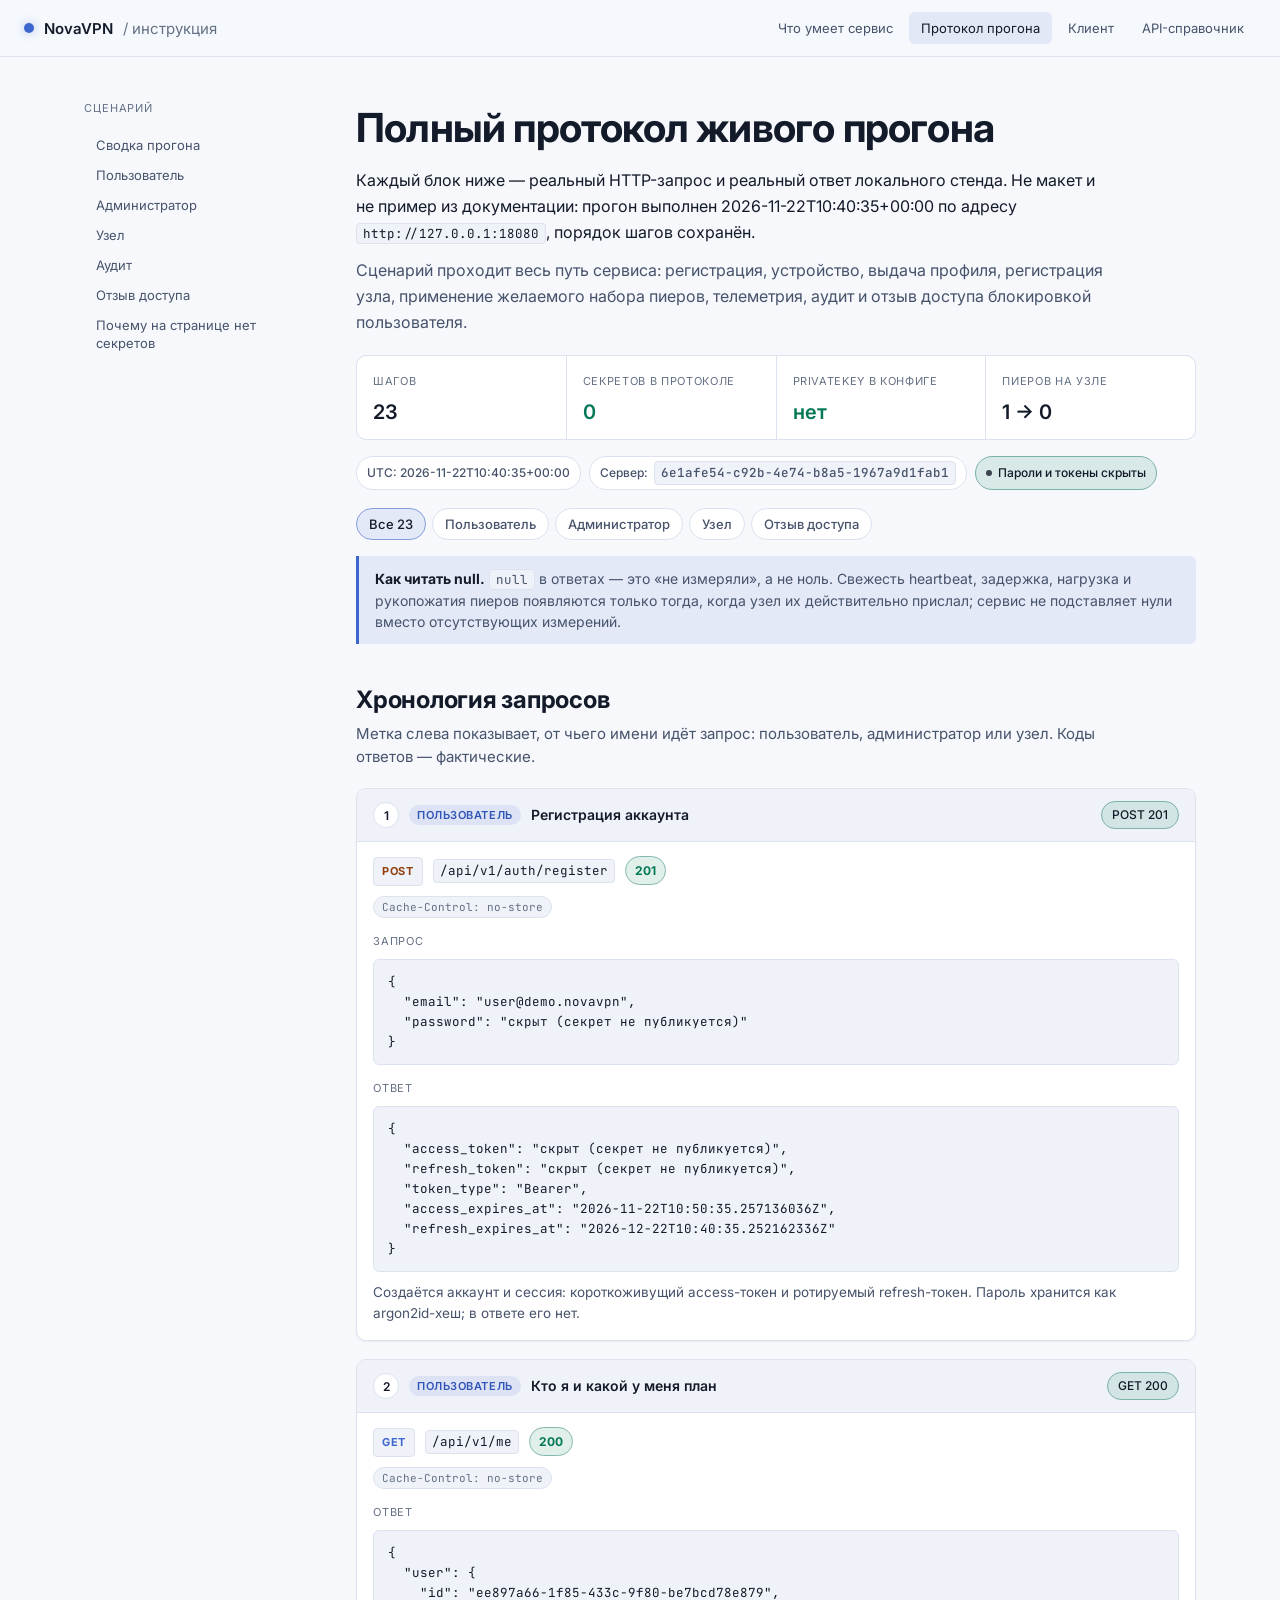
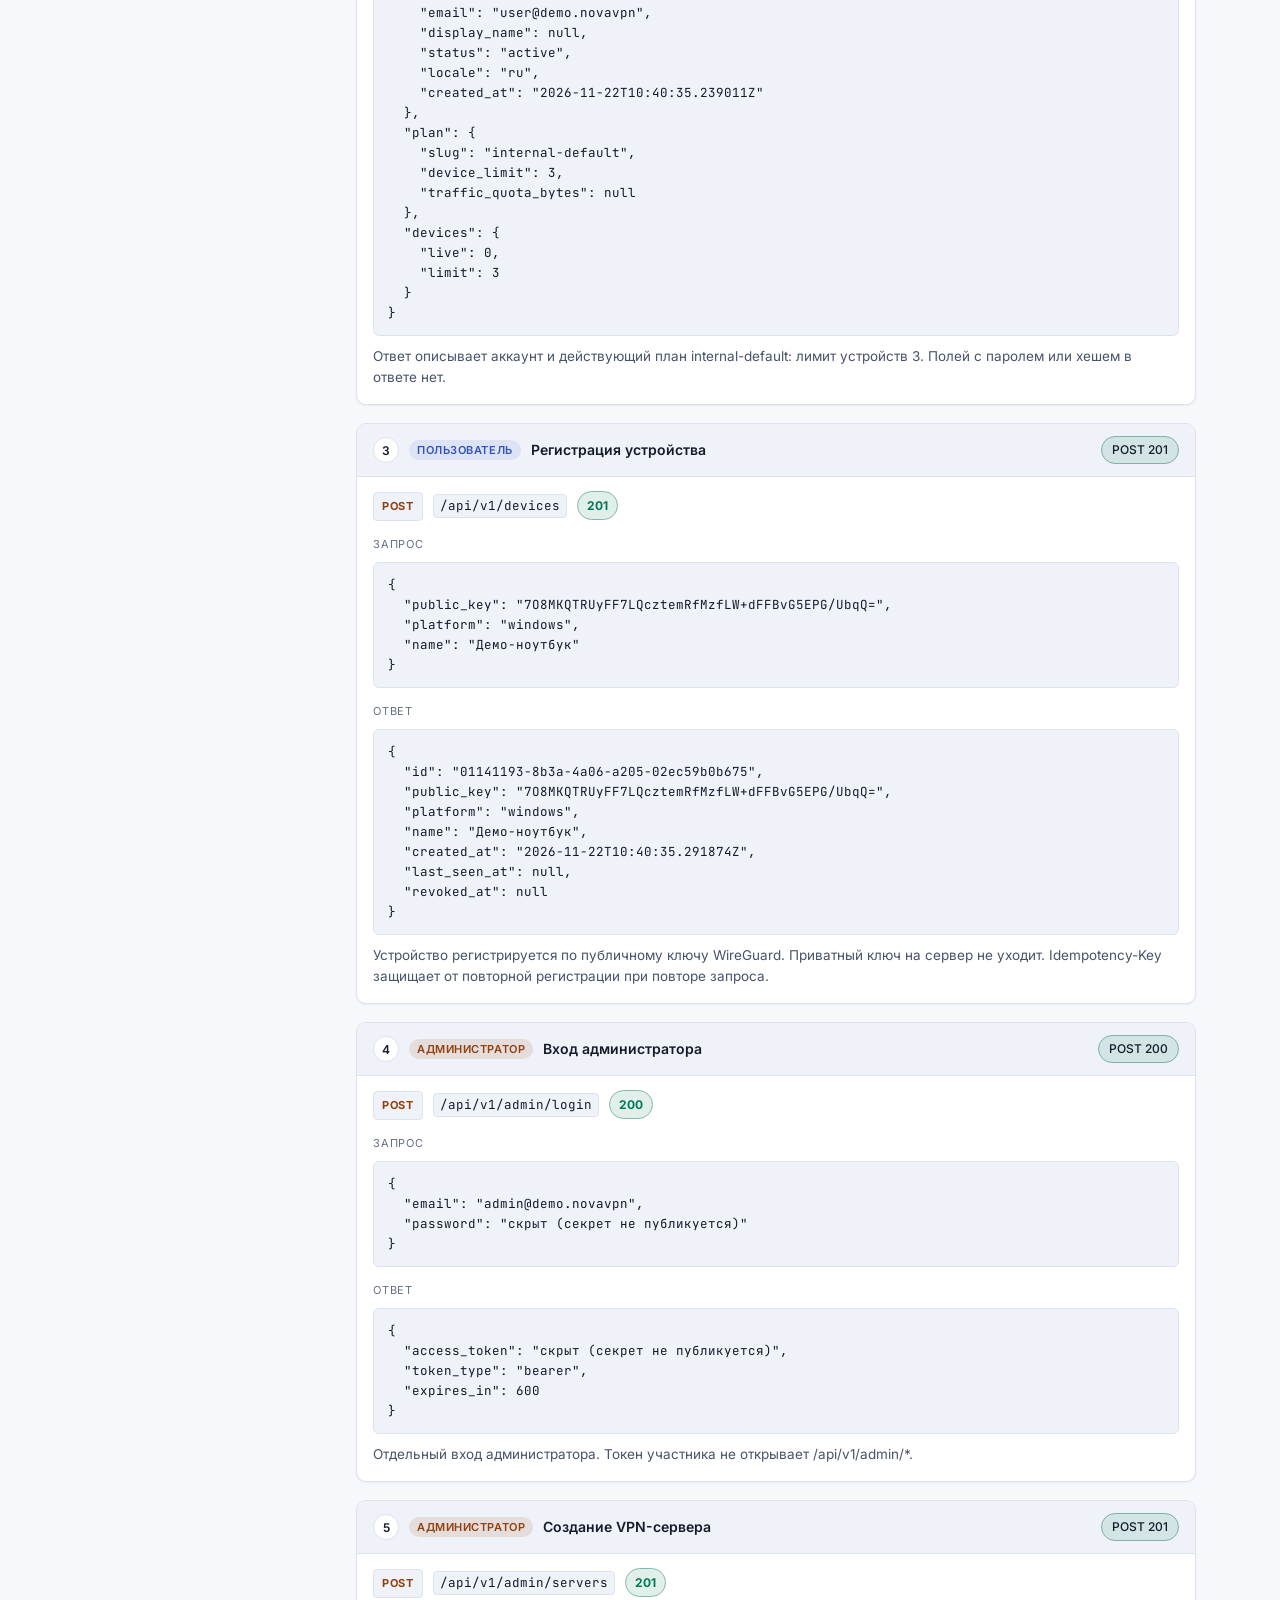
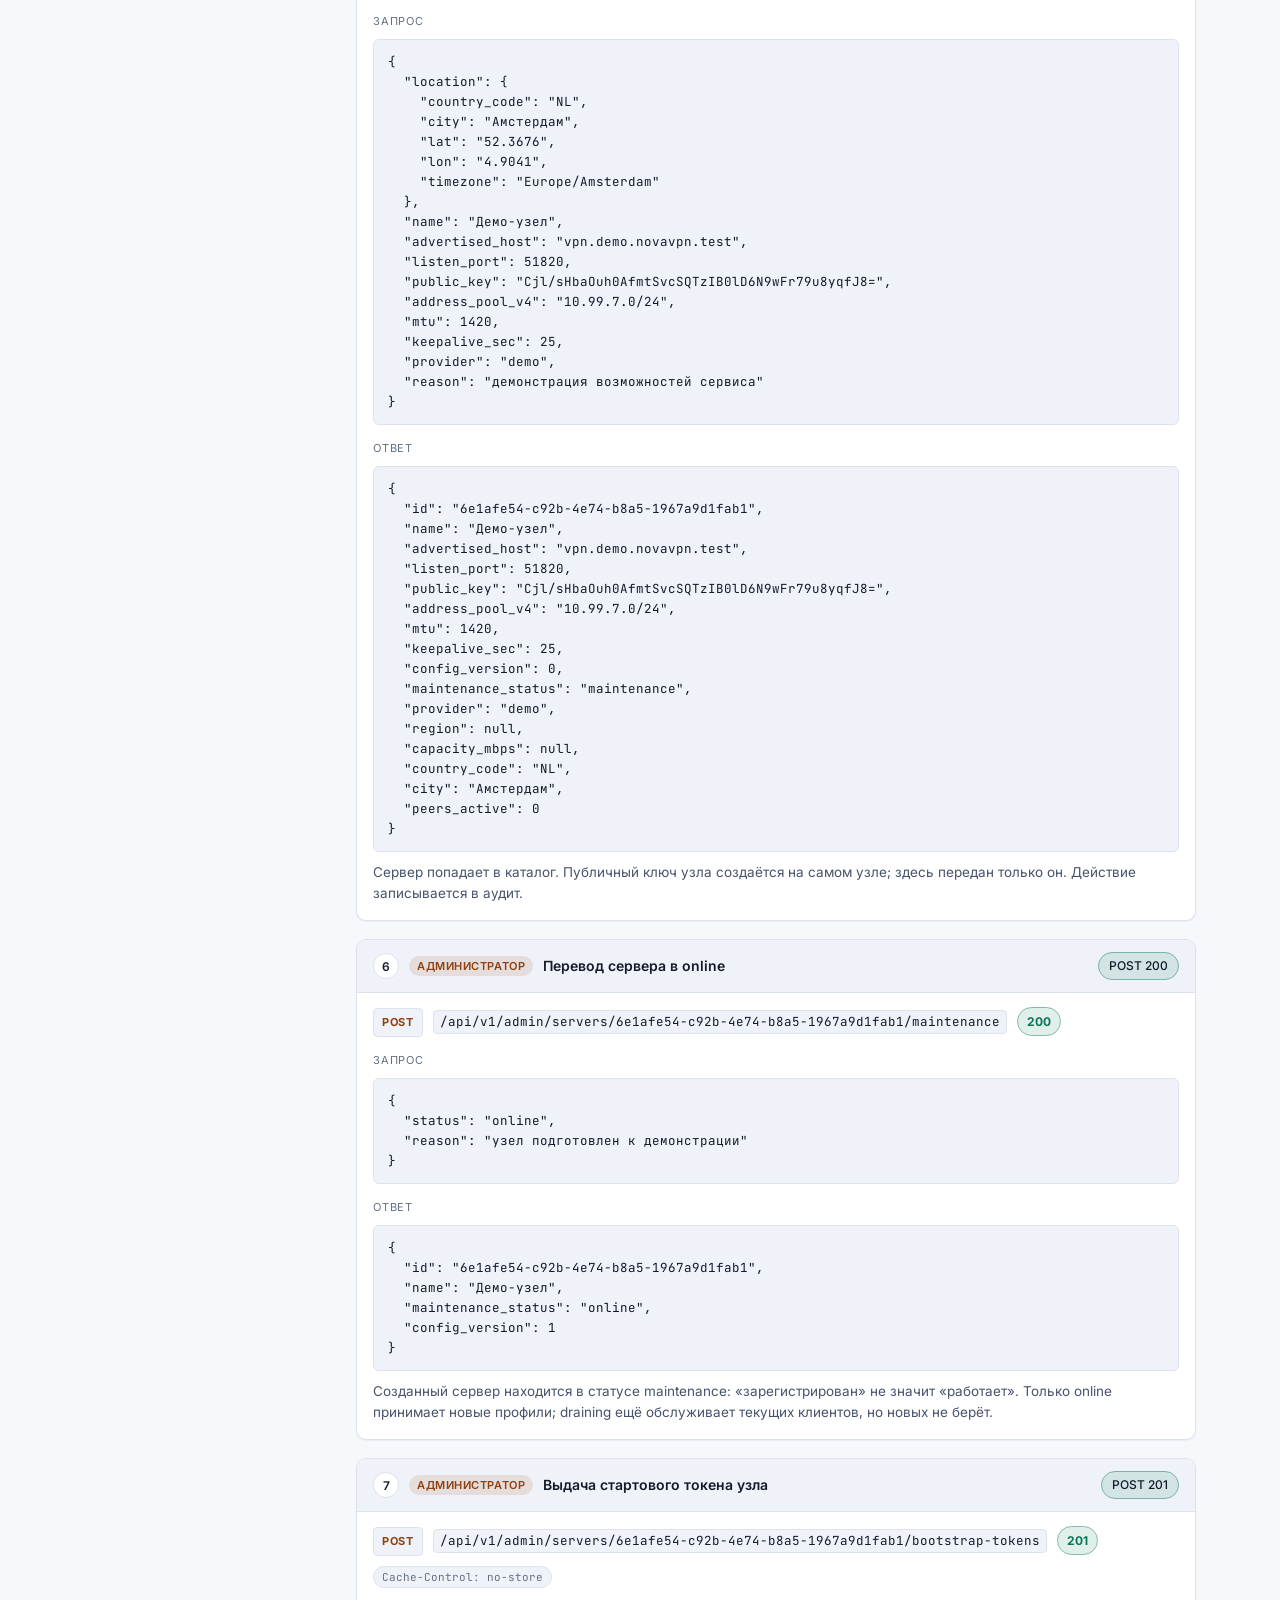
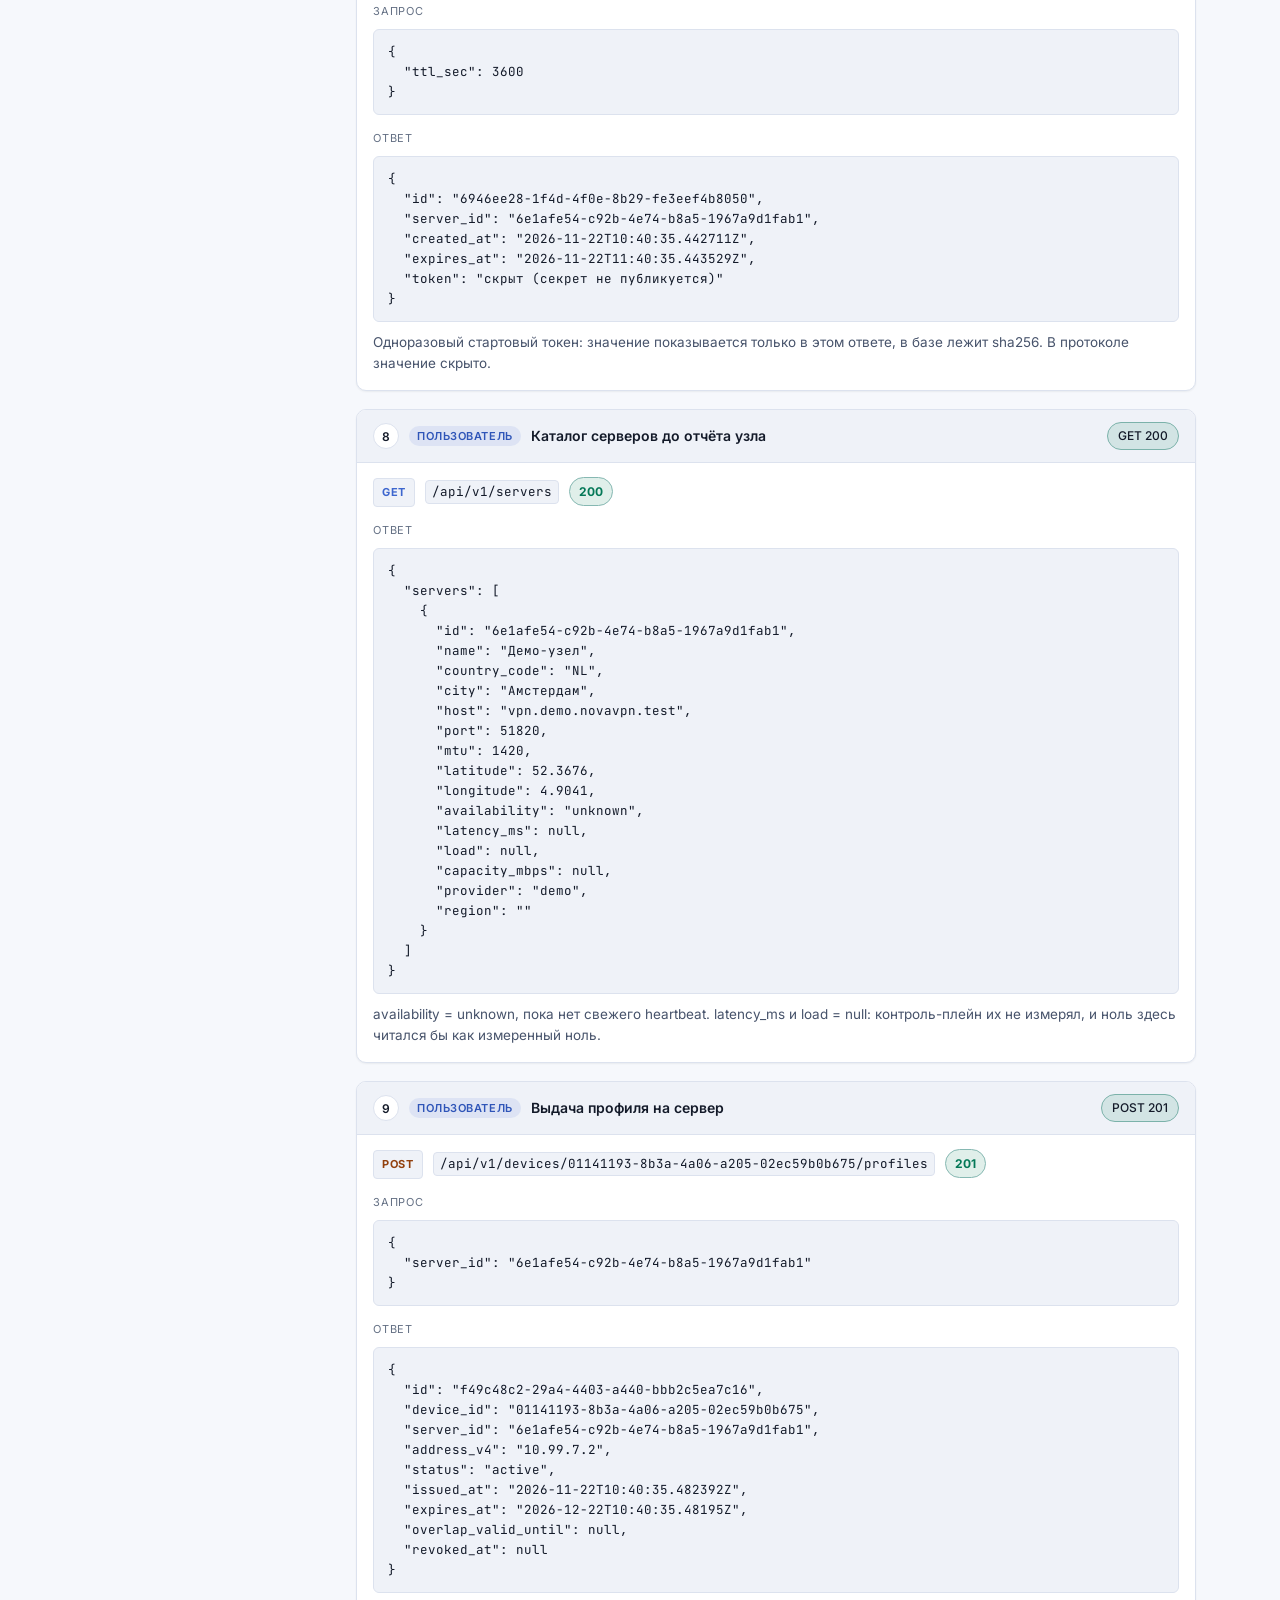
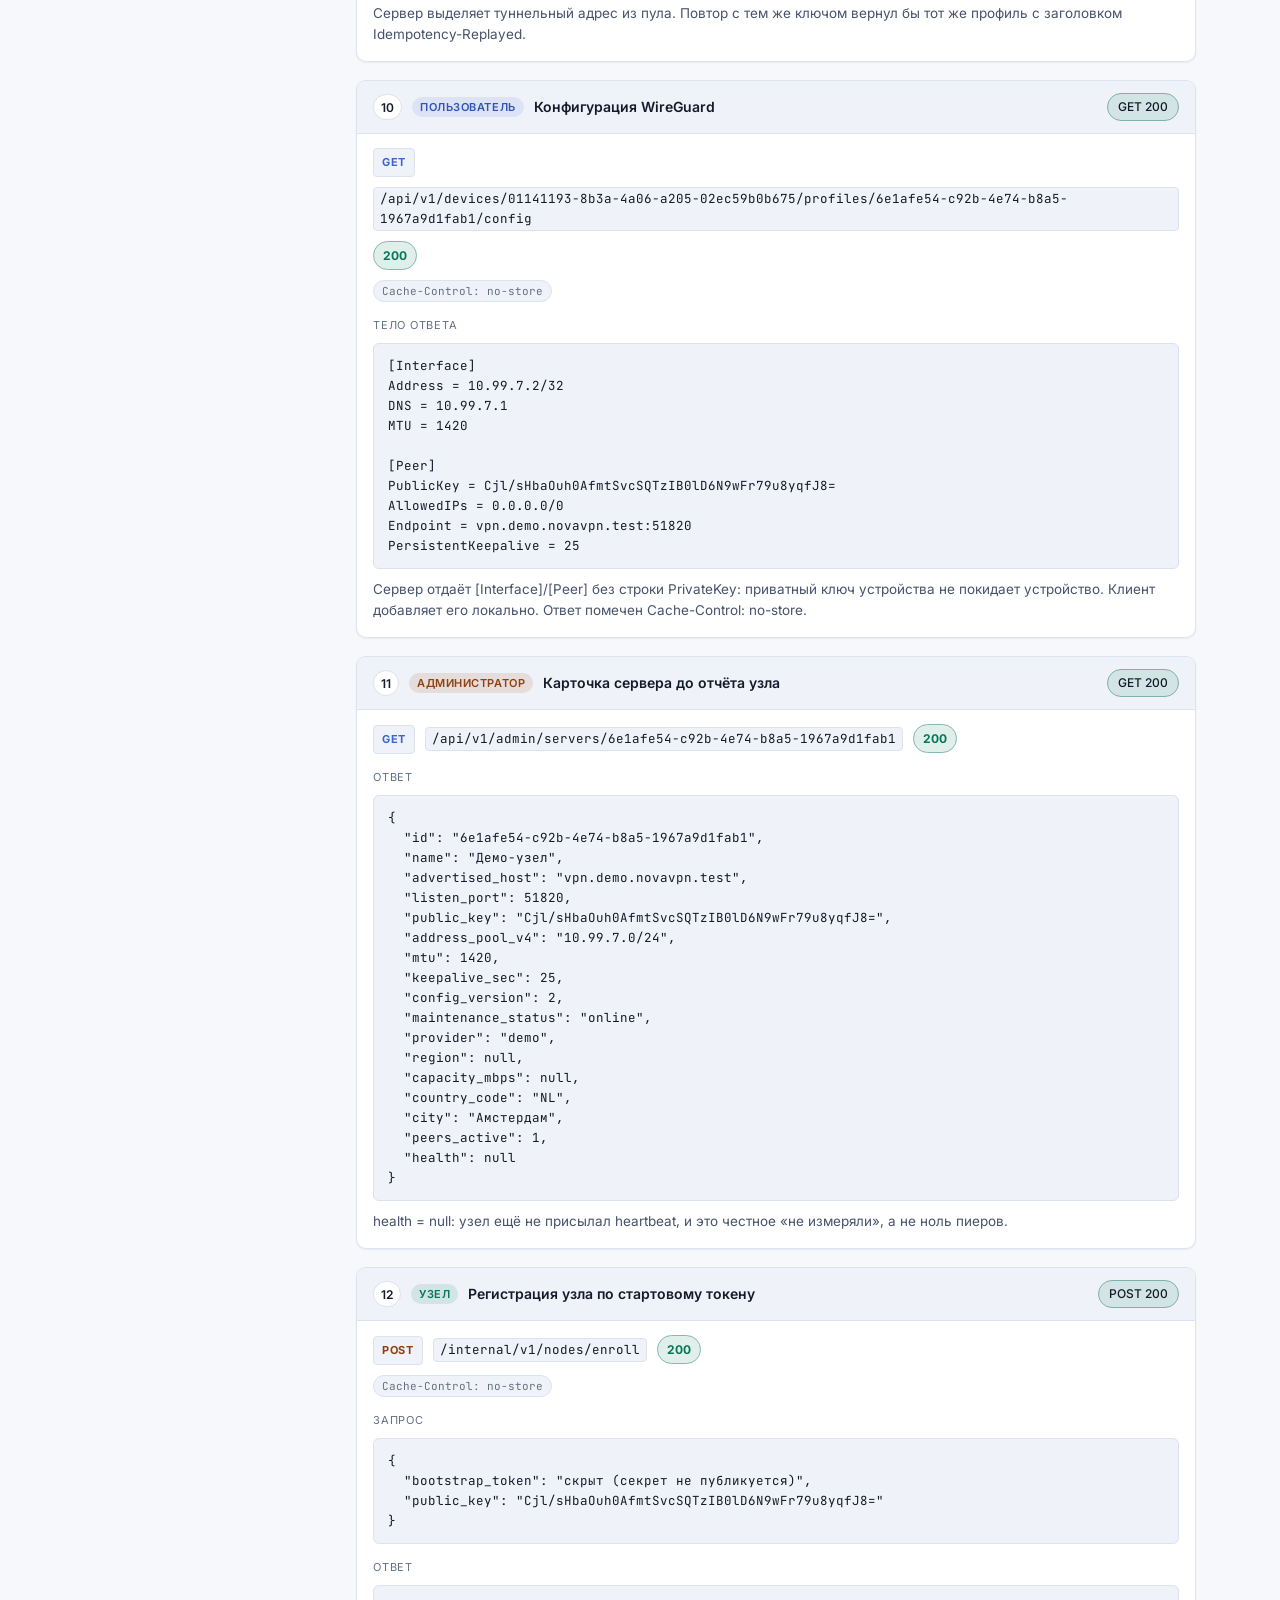
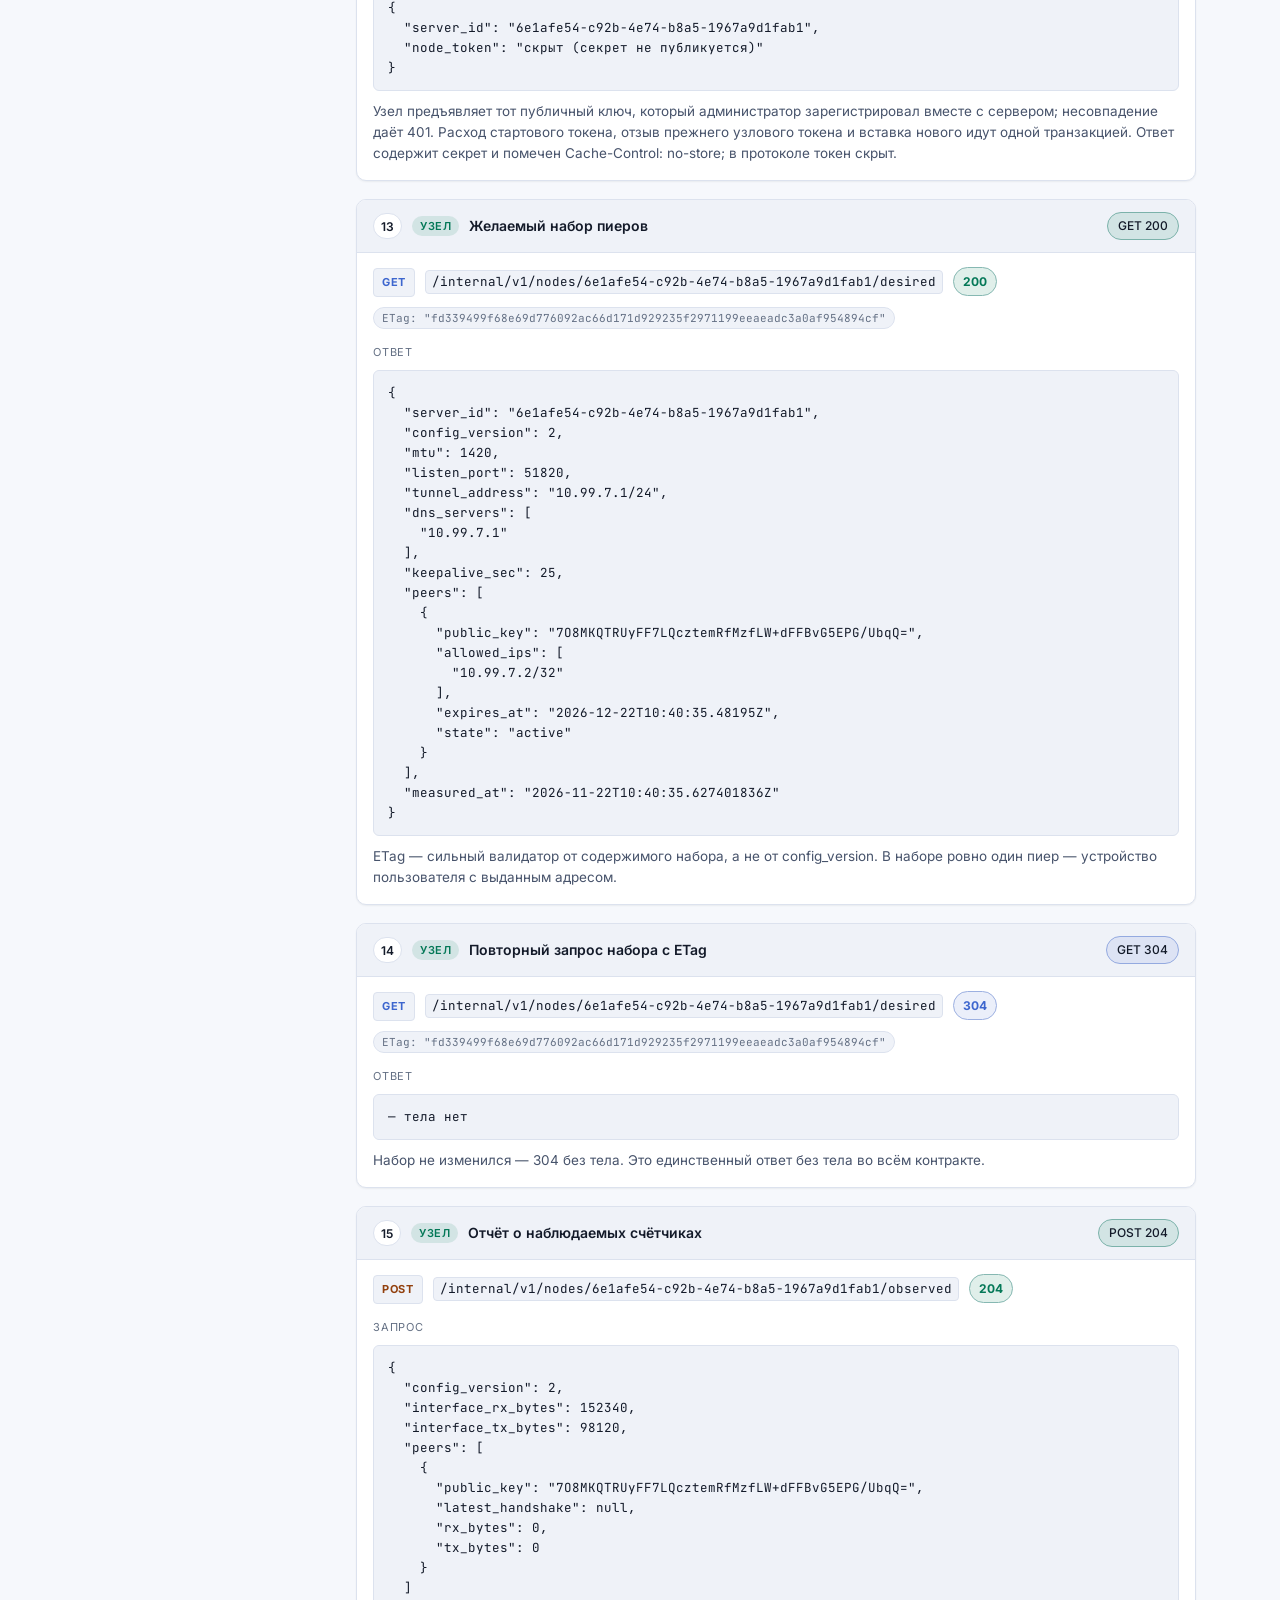
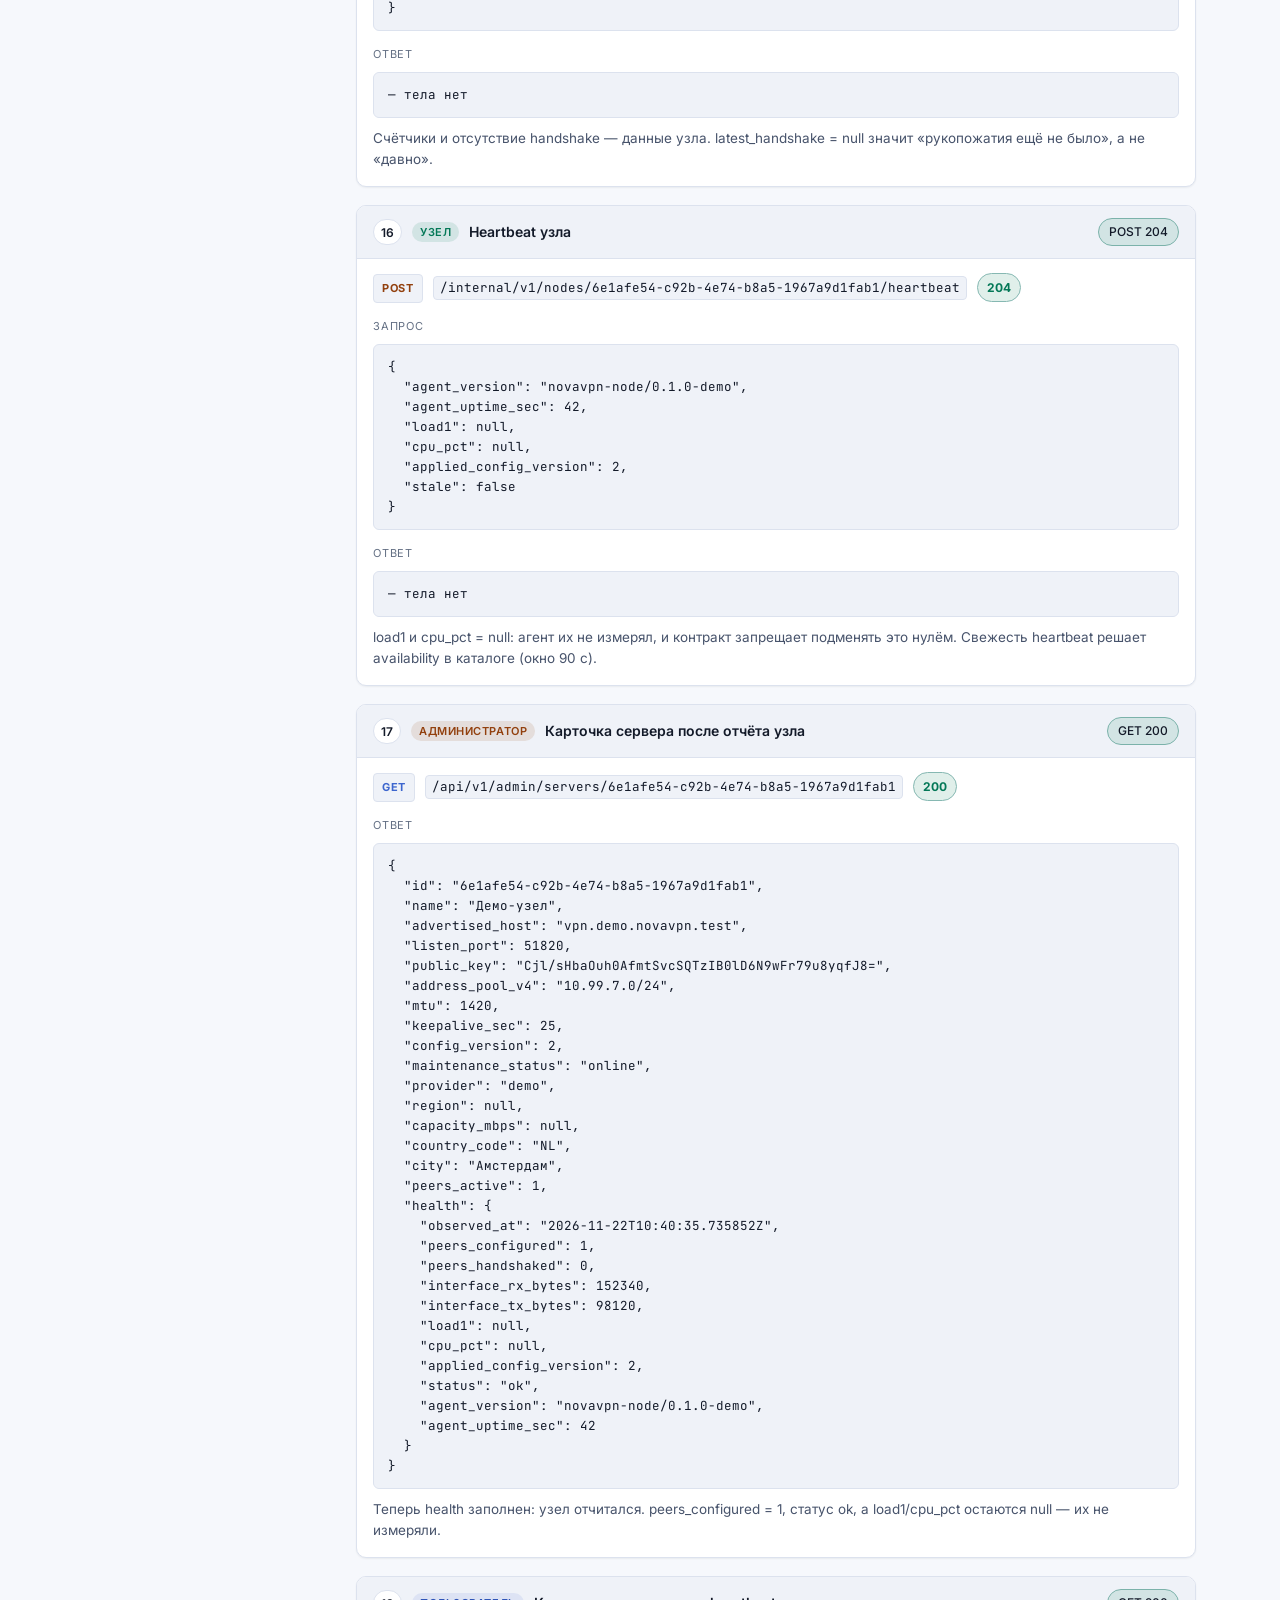
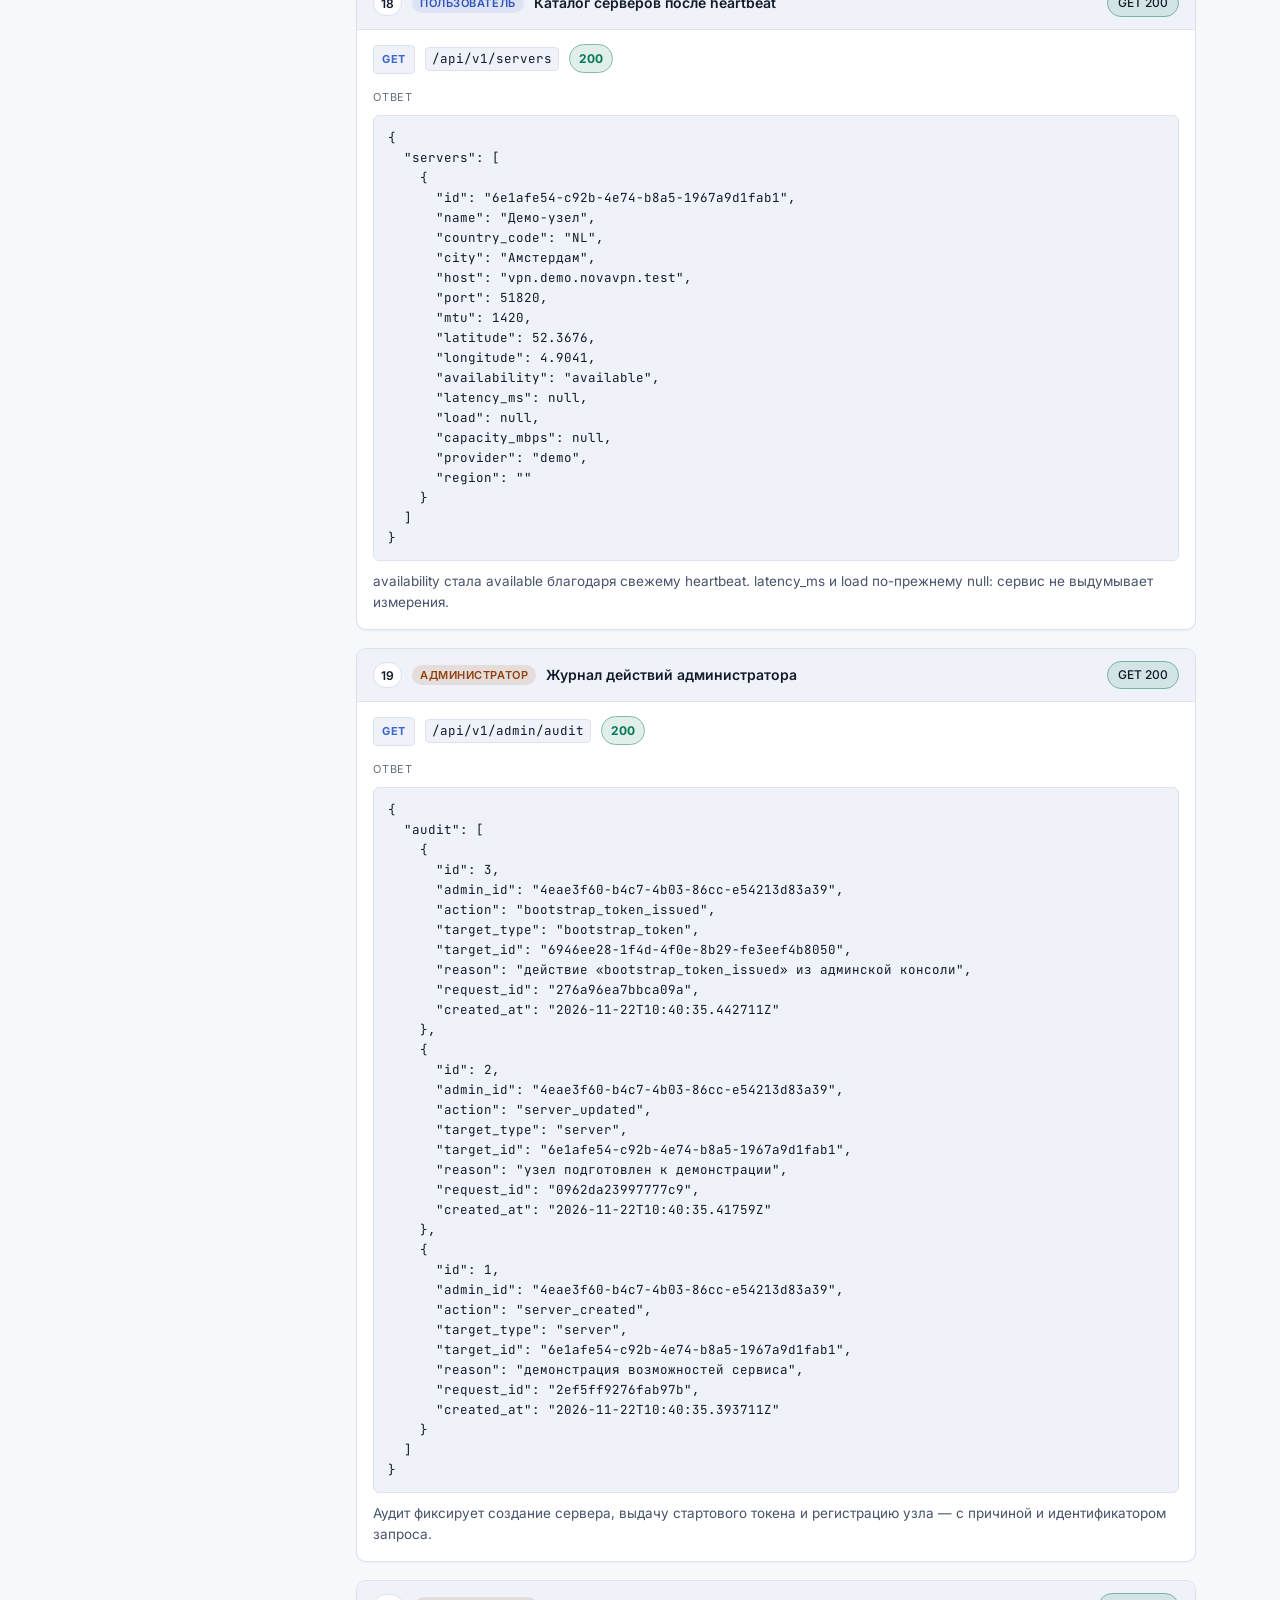
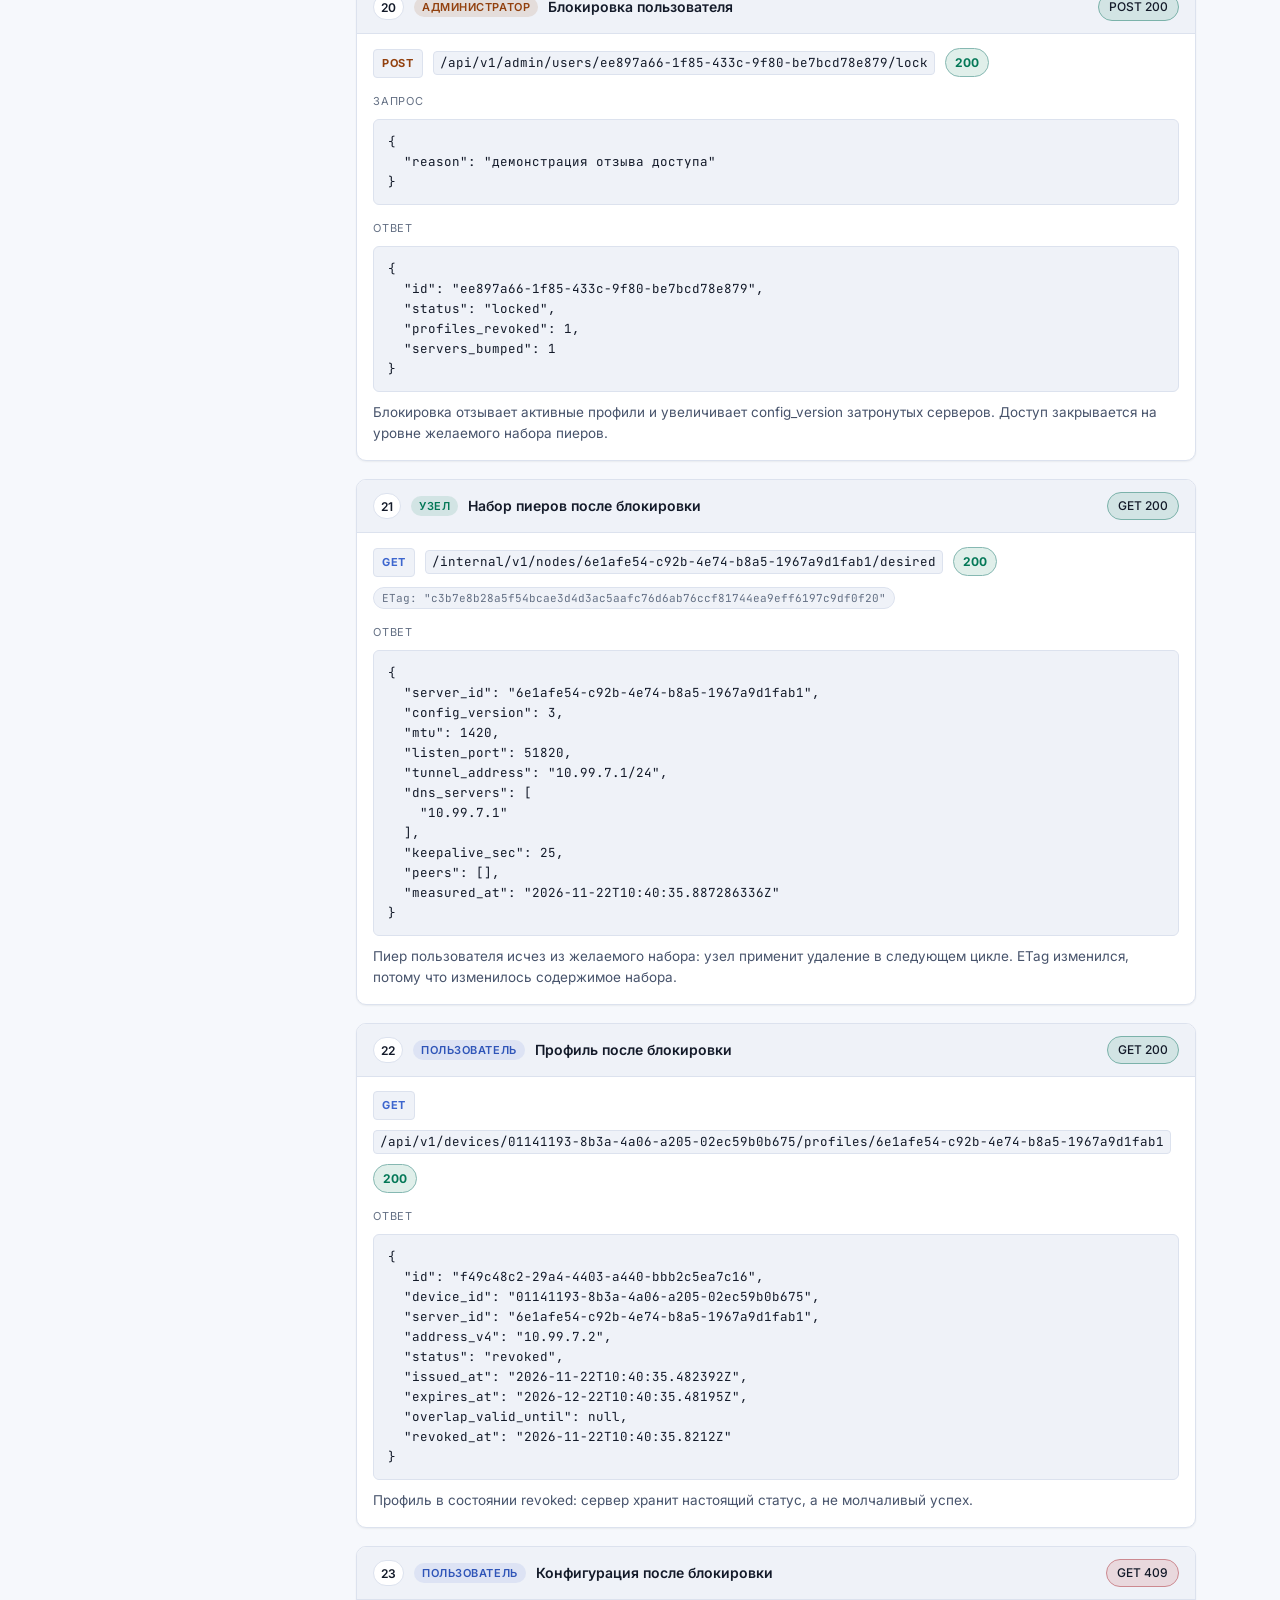
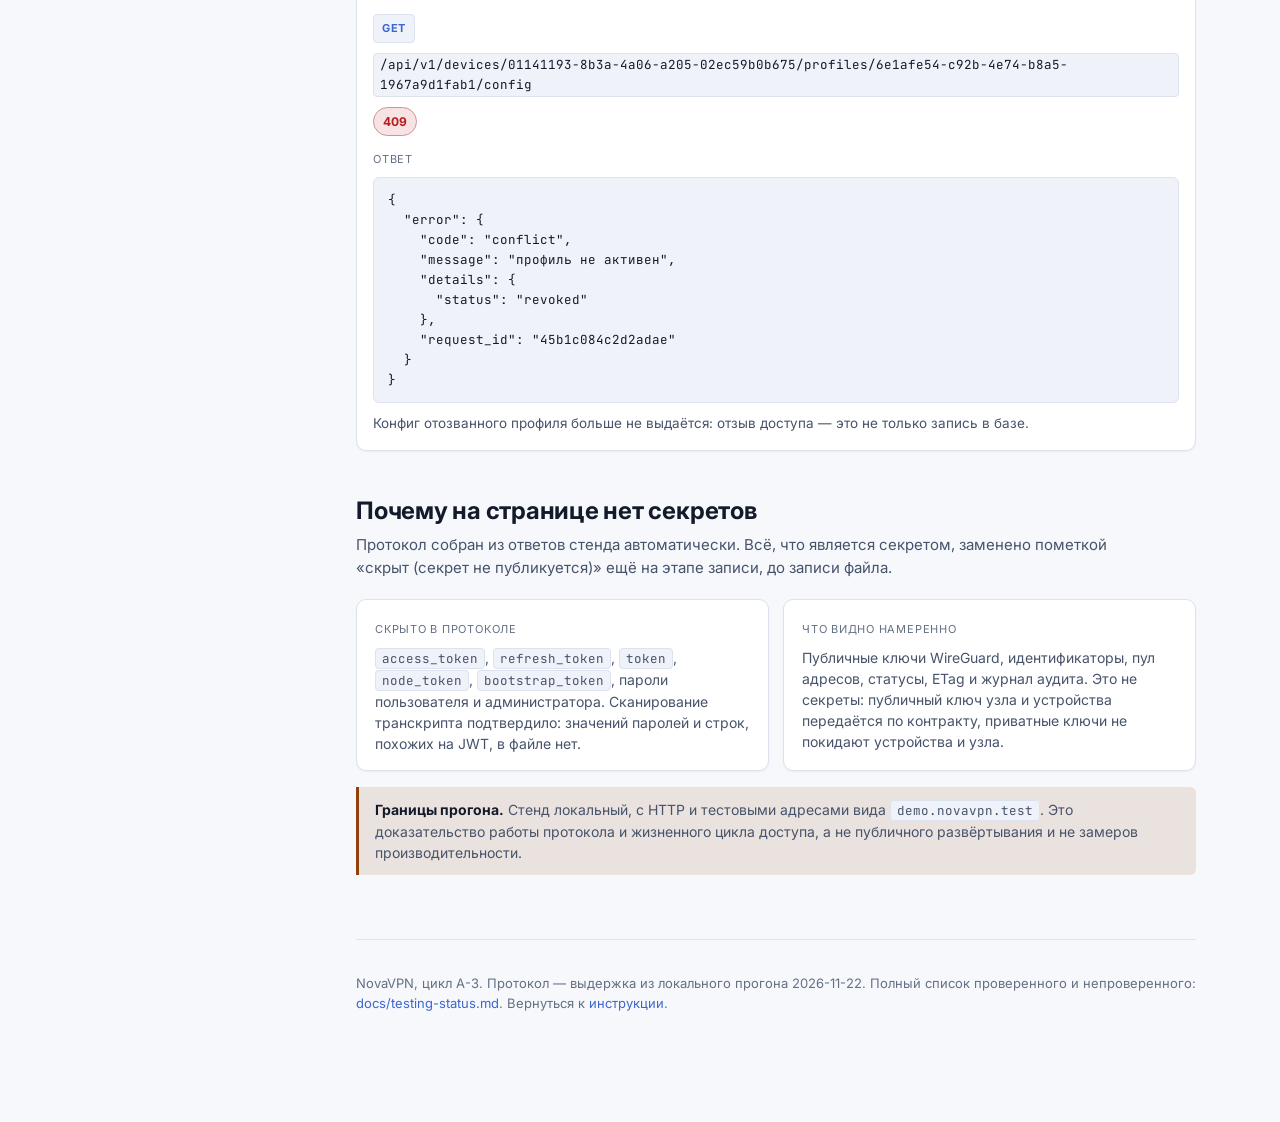
<file: docs/guide/protocol.html>
<!DOCTYPE html>
<html lang="ru">
<head>
<meta charset="utf-8">
<meta name="viewport" content="width=device-width, initial-scale=1">
<title>Полный протокол живого прогона — NovaVPN</title>
<link rel="preconnect" href="https://fonts.googleapis.com">
<link rel="preconnect" href="https://fonts.gstatic.com" crossorigin>
<link href="https://fonts.googleapis.com/css2?family=Inter:wght@400;500;600;700&family=JetBrains+Mono:wght@400;500&display=swap" rel="stylesheet">
<link rel="stylesheet" href="guide.css">
</head>
<body>
<header class="topbar">
  <div class="topbar__brand"><span class="topbar__mark"></span>NovaVPN <span class="topbar__sub">/ инструкция</span></div>
  <nav class="topbar__nav" aria-label="Разделы руководства">
    <a href="index.html">Что умеет сервис</a>
    <a href="protocol.html" aria-current="page">Протокол прогона</a>
    <a href="client.html">Клиент</a>
    <a href="api.html">API-справочник</a>
  </nav>
</header>

<div class="wrap">
  <aside class="rail" aria-label="Оглавление">
    <p class="rail__title">Сценарий</p>
    <a href="#summary">Сводка прогона</a>
    <a href="#s1">Пользователь</a>
    <a href="#s4">Администратор</a>
    <a href="#s12">Узел</a>
    <a href="#s19">Аудит</a>
    <a href="#s20">Отзыв доступа</a>
    <a href="#why">Почему на странице нет секретов</a>
  </aside>

  <main>
    <div class="hero">
      <h1>Полный протокол живого прогона</h1>
      <p class="lede">Каждый блок ниже — реальный HTTP-запрос и реальный ответ локального стенда. Не макет и не пример из документации: прогон выполнен 2026-11-22T10:40:35+00:00 по адресу <code>http://127.0.0.1:18080</code>, порядок шагов сохранён.</p>
      <p>Сценарий проходит весь путь сервиса: регистрация, устройство, выдача профиля, регистрация узла, применение желаемого набора пиеров, телеметрия, аудит и отзыв доступа блокировкой пользователя.</p>
      <div class="summary-strip" id="summary">
        <div><dt>Шагов</dt><dd>23</dd></div>
        <div><dt>Секретов в протоколе</dt><dd class="ok">0</dd></div>
        <div><dt>PrivateKey в конфиге</dt><dd class="ok">нет</dd></div>
        <div><dt>Пиеров на узле</dt><dd>1 → 0</dd></div>
      </div>
      <div class="run-meta">
        <span class="badge">UTC: 2026-11-22T10:40:35+00:00</span>
        <span class="badge">Сервер: <code>6e1afe54-c92b-4e74-b8a5-1967a9d1fab1</code></span>
        <span class="badge badge--success"><span class="badge__dot"></span>Пароли и токены скрыты</span>
      </div>
      <div class="filter" role="group" aria-label="Фильтр шагов по роли">
        <button type="button" data-filter="all" aria-pressed="true">Все 23</button>
        <button type="button" data-filter="user" aria-pressed="false">Пользователь</button>
        <button type="button" data-filter="admin" aria-pressed="false">Администратор</button>
        <button type="button" data-filter="node" aria-pressed="false">Узел</button>
        <button type="button" data-filter="revoke" aria-pressed="false">Отзыв доступа</button>
      </div>
      <div class="note">
        <strong>Как читать null.</strong> <code>null</code> в ответах — это «не измеряли», а не ноль. Свежесть
        heartbeat, задержка, нагрузка и рукопожатия пиеров появляются только тогда, когда узел их действительно
        прислал; сервис не подставляет нули вместо отсутствующих измерений.
      </div>
    </div>

    <section id="timeline" style="padding-top:28px">
      <h2>Хронология запросов</h2>
      <p class="section-lede">Метка слева показывает, от чьего имени идёт запрос: пользователь, администратор или узел. Коды ответов — фактические.</p>
<article class="step" id="s1" data-section="user" data-group="user">
  <header class="step__head">
    <span class="step__num">1</span>
    <span class="section-tag section-tag--user">Пользователь</span>
    <span class="step__title">Регистрация аккаунта</span>
    <span class="badge badge--success">POST 201</span>
  </header>
  <div class="step__body">
    <div class="request-line">
      <span class="method method--post">POST</span>
      <code>/api/v1/auth/register</code>
      <span class="status status--2xx">201</span>
    </div>
    <div class="headers"><span class="header-chip">Cache-Control: no-store</span></div>
    <div class="kv-label">Запрос</div>
    <pre><code>{
  &quot;email&quot;: &quot;user@demo.novavpn&quot;,
  &quot;password&quot;: &quot;скрыт (секрет не публикуется)&quot;
}</code></pre>
    <div class="kv-label">Ответ</div>
    <pre><code>{
  &quot;access_token&quot;: &quot;скрыт (секрет не публикуется)&quot;,
  &quot;refresh_token&quot;: &quot;скрыт (секрет не публикуется)&quot;,
  &quot;token_type&quot;: &quot;Bearer&quot;,
  &quot;access_expires_at&quot;: &quot;2026-11-22T10:50:35.257136036Z&quot;,
  &quot;refresh_expires_at&quot;: &quot;2026-12-22T10:40:35.252162336Z&quot;
}</code></pre>
    <p class="step__note">Создаётся аккаунт и сессия: короткоживущий access-токен и ротируемый refresh-токен. Пароль хранится как argon2id-хеш; в ответе его нет.</p>
  </div>
</article>
<article class="step" id="s2" data-section="user" data-group="user">
  <header class="step__head">
    <span class="step__num">2</span>
    <span class="section-tag section-tag--user">Пользователь</span>
    <span class="step__title">Кто я и какой у меня план</span>
    <span class="badge badge--success">GET 200</span>
  </header>
  <div class="step__body">
    <div class="request-line">
      <span class="method method--get">GET</span>
      <code>/api/v1/me</code>
      <span class="status status--2xx">200</span>
    </div>
    <div class="headers"><span class="header-chip">Cache-Control: no-store</span></div>
    <div class="kv-label">Ответ</div>
    <pre><code>{
  &quot;user&quot;: {
    &quot;id&quot;: &quot;ee897a66-1f85-433c-9f80-be7bcd78e879&quot;,
    &quot;email&quot;: &quot;user@demo.novavpn&quot;,
    &quot;display_name&quot;: null,
    &quot;status&quot;: &quot;active&quot;,
    &quot;locale&quot;: &quot;ru&quot;,
    &quot;created_at&quot;: &quot;2026-11-22T10:40:35.239011Z&quot;
  },
  &quot;plan&quot;: {
    &quot;slug&quot;: &quot;internal-default&quot;,
    &quot;device_limit&quot;: 3,
    &quot;traffic_quota_bytes&quot;: null
  },
  &quot;devices&quot;: {
    &quot;live&quot;: 0,
    &quot;limit&quot;: 3
  }
}</code></pre>
    <p class="step__note">Ответ описывает аккаунт и действующий план internal-default: лимит устройств 3. Полей с паролем или хешем в ответе нет.</p>
  </div>
</article>
<article class="step" id="s3" data-section="user" data-group="user">
  <header class="step__head">
    <span class="step__num">3</span>
    <span class="section-tag section-tag--user">Пользователь</span>
    <span class="step__title">Регистрация устройства</span>
    <span class="badge badge--success">POST 201</span>
  </header>
  <div class="step__body">
    <div class="request-line">
      <span class="method method--post">POST</span>
      <code>/api/v1/devices</code>
      <span class="status status--2xx">201</span>
    </div>
    <div class="kv-label">Запрос</div>
    <pre><code>{
  &quot;public_key&quot;: &quot;7O8MKQTRUyFF7LQcztemRfMzfLW+dFFBvG5EPG/UbqQ=&quot;,
  &quot;platform&quot;: &quot;windows&quot;,
  &quot;name&quot;: &quot;Демо-ноутбук&quot;
}</code></pre>
    <div class="kv-label">Ответ</div>
    <pre><code>{
  &quot;id&quot;: &quot;01141193-8b3a-4a06-a205-02ec59b0b675&quot;,
  &quot;public_key&quot;: &quot;7O8MKQTRUyFF7LQcztemRfMzfLW+dFFBvG5EPG/UbqQ=&quot;,
  &quot;platform&quot;: &quot;windows&quot;,
  &quot;name&quot;: &quot;Демо-ноутбук&quot;,
  &quot;created_at&quot;: &quot;2026-11-22T10:40:35.291874Z&quot;,
  &quot;last_seen_at&quot;: null,
  &quot;revoked_at&quot;: null
}</code></pre>
    <p class="step__note">Устройство регистрируется по публичному ключу WireGuard. Приватный ключ на сервер не уходит. Idempotency-Key защищает от повторной регистрации при повторе запроса.</p>
  </div>
</article>
<article class="step" id="s4" data-section="admin" data-group="admin">
  <header class="step__head">
    <span class="step__num">4</span>
    <span class="section-tag section-tag--admin">Администратор</span>
    <span class="step__title">Вход администратора</span>
    <span class="badge badge--success">POST 200</span>
  </header>
  <div class="step__body">
    <div class="request-line">
      <span class="method method--post">POST</span>
      <code>/api/v1/admin/login</code>
      <span class="status status--2xx">200</span>
    </div>
    <div class="kv-label">Запрос</div>
    <pre><code>{
  &quot;email&quot;: &quot;admin@demo.novavpn&quot;,
  &quot;password&quot;: &quot;скрыт (секрет не публикуется)&quot;
}</code></pre>
    <div class="kv-label">Ответ</div>
    <pre><code>{
  &quot;access_token&quot;: &quot;скрыт (секрет не публикуется)&quot;,
  &quot;token_type&quot;: &quot;bearer&quot;,
  &quot;expires_in&quot;: 600
}</code></pre>
    <p class="step__note">Отдельный вход администратора. Токен участника не открывает /api/v1/admin/*.</p>
  </div>
</article>
<article class="step" id="s5" data-section="admin" data-group="admin">
  <header class="step__head">
    <span class="step__num">5</span>
    <span class="section-tag section-tag--admin">Администратор</span>
    <span class="step__title">Создание VPN-сервера</span>
    <span class="badge badge--success">POST 201</span>
  </header>
  <div class="step__body">
    <div class="request-line">
      <span class="method method--post">POST</span>
      <code>/api/v1/admin/servers</code>
      <span class="status status--2xx">201</span>
    </div>
    <div class="kv-label">Запрос</div>
    <pre><code>{
  &quot;location&quot;: {
    &quot;country_code&quot;: &quot;NL&quot;,
    &quot;city&quot;: &quot;Амстердам&quot;,
    &quot;lat&quot;: &quot;52.3676&quot;,
    &quot;lon&quot;: &quot;4.9041&quot;,
    &quot;timezone&quot;: &quot;Europe/Amsterdam&quot;
  },
  &quot;name&quot;: &quot;Демо-узел&quot;,
  &quot;advertised_host&quot;: &quot;vpn.demo.novavpn.test&quot;,
  &quot;listen_port&quot;: 51820,
  &quot;public_key&quot;: &quot;Cjl/sHbaOuh0AfmtSvcSQTzIB0lD6N9wFr79u8yqfJ8=&quot;,
  &quot;address_pool_v4&quot;: &quot;10.99.7.0/24&quot;,
  &quot;mtu&quot;: 1420,
  &quot;keepalive_sec&quot;: 25,
  &quot;provider&quot;: &quot;demo&quot;,
  &quot;reason&quot;: &quot;демонстрация возможностей сервиса&quot;
}</code></pre>
    <div class="kv-label">Ответ</div>
    <pre><code>{
  &quot;id&quot;: &quot;6e1afe54-c92b-4e74-b8a5-1967a9d1fab1&quot;,
  &quot;name&quot;: &quot;Демо-узел&quot;,
  &quot;advertised_host&quot;: &quot;vpn.demo.novavpn.test&quot;,
  &quot;listen_port&quot;: 51820,
  &quot;public_key&quot;: &quot;Cjl/sHbaOuh0AfmtSvcSQTzIB0lD6N9wFr79u8yqfJ8=&quot;,
  &quot;address_pool_v4&quot;: &quot;10.99.7.0/24&quot;,
  &quot;mtu&quot;: 1420,
  &quot;keepalive_sec&quot;: 25,
  &quot;config_version&quot;: 0,
  &quot;maintenance_status&quot;: &quot;maintenance&quot;,
  &quot;provider&quot;: &quot;demo&quot;,
  &quot;region&quot;: null,
  &quot;capacity_mbps&quot;: null,
  &quot;country_code&quot;: &quot;NL&quot;,
  &quot;city&quot;: &quot;Амстердам&quot;,
  &quot;peers_active&quot;: 0
}</code></pre>
    <p class="step__note">Сервер попадает в каталог. Публичный ключ узла создаётся на самом узле; здесь передан только он. Действие записывается в аудит.</p>
  </div>
</article>
<article class="step" id="s6" data-section="admin" data-group="admin">
  <header class="step__head">
    <span class="step__num">6</span>
    <span class="section-tag section-tag--admin">Администратор</span>
    <span class="step__title">Перевод сервера в online</span>
    <span class="badge badge--success">POST 200</span>
  </header>
  <div class="step__body">
    <div class="request-line">
      <span class="method method--post">POST</span>
      <code>/api/v1/admin/servers/6e1afe54-c92b-4e74-b8a5-1967a9d1fab1/maintenance</code>
      <span class="status status--2xx">200</span>
    </div>
    <div class="kv-label">Запрос</div>
    <pre><code>{
  &quot;status&quot;: &quot;online&quot;,
  &quot;reason&quot;: &quot;узел подготовлен к демонстрации&quot;
}</code></pre>
    <div class="kv-label">Ответ</div>
    <pre><code>{
  &quot;id&quot;: &quot;6e1afe54-c92b-4e74-b8a5-1967a9d1fab1&quot;,
  &quot;name&quot;: &quot;Демо-узел&quot;,
  &quot;maintenance_status&quot;: &quot;online&quot;,
  &quot;config_version&quot;: 1
}</code></pre>
    <p class="step__note">Созданный сервер находится в статусе maintenance: «зарегистрирован» не значит «работает». Только online принимает новые профили; draining ещё обслуживает текущих клиентов, но новых не берёт.</p>
  </div>
</article>
<article class="step" id="s7" data-section="admin" data-group="admin">
  <header class="step__head">
    <span class="step__num">7</span>
    <span class="section-tag section-tag--admin">Администратор</span>
    <span class="step__title">Выдача стартового токена узла</span>
    <span class="badge badge--success">POST 201</span>
  </header>
  <div class="step__body">
    <div class="request-line">
      <span class="method method--post">POST</span>
      <code>/api/v1/admin/servers/6e1afe54-c92b-4e74-b8a5-1967a9d1fab1/bootstrap-tokens</code>
      <span class="status status--2xx">201</span>
    </div>
    <div class="headers"><span class="header-chip">Cache-Control: no-store</span></div>
    <div class="kv-label">Запрос</div>
    <pre><code>{
  &quot;ttl_sec&quot;: 3600
}</code></pre>
    <div class="kv-label">Ответ</div>
    <pre><code>{
  &quot;id&quot;: &quot;6946ee28-1f4d-4f0e-8b29-fe3eef4b8050&quot;,
  &quot;server_id&quot;: &quot;6e1afe54-c92b-4e74-b8a5-1967a9d1fab1&quot;,
  &quot;created_at&quot;: &quot;2026-11-22T10:40:35.442711Z&quot;,
  &quot;expires_at&quot;: &quot;2026-11-22T11:40:35.443529Z&quot;,
  &quot;token&quot;: &quot;скрыт (секрет не публикуется)&quot;
}</code></pre>
    <p class="step__note">Одноразовый стартовый токен: значение показывается только в этом ответе, в базе лежит sha256. В протоколе значение скрыто.</p>
  </div>
</article>
<article class="step" id="s8" data-section="user" data-group="user">
  <header class="step__head">
    <span class="step__num">8</span>
    <span class="section-tag section-tag--user">Пользователь</span>
    <span class="step__title">Каталог серверов до отчёта узла</span>
    <span class="badge badge--success">GET 200</span>
  </header>
  <div class="step__body">
    <div class="request-line">
      <span class="method method--get">GET</span>
      <code>/api/v1/servers</code>
      <span class="status status--2xx">200</span>
    </div>
    <div class="kv-label">Ответ</div>
    <pre><code>{
  &quot;servers&quot;: [
    {
      &quot;id&quot;: &quot;6e1afe54-c92b-4e74-b8a5-1967a9d1fab1&quot;,
      &quot;name&quot;: &quot;Демо-узел&quot;,
      &quot;country_code&quot;: &quot;NL&quot;,
      &quot;city&quot;: &quot;Амстердам&quot;,
      &quot;host&quot;: &quot;vpn.demo.novavpn.test&quot;,
      &quot;port&quot;: 51820,
      &quot;mtu&quot;: 1420,
      &quot;latitude&quot;: 52.3676,
      &quot;longitude&quot;: 4.9041,
      &quot;availability&quot;: &quot;unknown&quot;,
      &quot;latency_ms&quot;: null,
      &quot;load&quot;: null,
      &quot;capacity_mbps&quot;: null,
      &quot;provider&quot;: &quot;demo&quot;,
      &quot;region&quot;: &quot;&quot;
    }
  ]
}</code></pre>
    <p class="step__note">availability = unknown, пока нет свежего heartbeat. latency_ms и load = null: контроль-плейн их не измерял, и ноль здесь читался бы как измеренный ноль.</p>
  </div>
</article>
<article class="step" id="s9" data-section="user" data-group="user">
  <header class="step__head">
    <span class="step__num">9</span>
    <span class="section-tag section-tag--user">Пользователь</span>
    <span class="step__title">Выдача профиля на сервер</span>
    <span class="badge badge--success">POST 201</span>
  </header>
  <div class="step__body">
    <div class="request-line">
      <span class="method method--post">POST</span>
      <code>/api/v1/devices/01141193-8b3a-4a06-a205-02ec59b0b675/profiles</code>
      <span class="status status--2xx">201</span>
    </div>
    <div class="kv-label">Запрос</div>
    <pre><code>{
  &quot;server_id&quot;: &quot;6e1afe54-c92b-4e74-b8a5-1967a9d1fab1&quot;
}</code></pre>
    <div class="kv-label">Ответ</div>
    <pre><code>{
  &quot;id&quot;: &quot;f49c48c2-29a4-4403-a440-bbb2c5ea7c16&quot;,
  &quot;device_id&quot;: &quot;01141193-8b3a-4a06-a205-02ec59b0b675&quot;,
  &quot;server_id&quot;: &quot;6e1afe54-c92b-4e74-b8a5-1967a9d1fab1&quot;,
  &quot;address_v4&quot;: &quot;10.99.7.2&quot;,
  &quot;status&quot;: &quot;active&quot;,
  &quot;issued_at&quot;: &quot;2026-11-22T10:40:35.482392Z&quot;,
  &quot;expires_at&quot;: &quot;2026-12-22T10:40:35.48195Z&quot;,
  &quot;overlap_valid_until&quot;: null,
  &quot;revoked_at&quot;: null
}</code></pre>
    <p class="step__note">Сервер выделяет туннельный адрес из пула. Повтор с тем же ключом вернул бы тот же профиль с заголовком Idempotency-Replayed.</p>
  </div>
</article>
<article class="step" id="s10" data-section="user" data-group="user">
  <header class="step__head">
    <span class="step__num">10</span>
    <span class="section-tag section-tag--user">Пользователь</span>
    <span class="step__title">Конфигурация WireGuard</span>
    <span class="badge badge--success">GET 200</span>
  </header>
  <div class="step__body">
    <div class="request-line">
      <span class="method method--get">GET</span>
      <code>/api/v1/devices/01141193-8b3a-4a06-a205-02ec59b0b675/profiles/6e1afe54-c92b-4e74-b8a5-1967a9d1fab1/config</code>
      <span class="status status--2xx">200</span>
    </div>
    <div class="headers"><span class="header-chip">Cache-Control: no-store</span></div>
    <div class="kv-label">Тело ответа</div>
    <pre><code>[Interface]
Address = 10.99.7.2/32
DNS = 10.99.7.1
MTU = 1420

[Peer]
PublicKey = Cjl/sHbaOuh0AfmtSvcSQTzIB0lD6N9wFr79u8yqfJ8=
AllowedIPs = 0.0.0.0/0
Endpoint = vpn.demo.novavpn.test:51820
PersistentKeepalive = 25
</code></pre>
    <p class="step__note">Сервер отдаёт [Interface]/[Peer] без строки PrivateKey: приватный ключ устройства не покидает устройство. Клиент добавляет его локально. Ответ помечен Cache-Control: no-store.</p>
  </div>
</article>
<article class="step" id="s11" data-section="admin" data-group="admin">
  <header class="step__head">
    <span class="step__num">11</span>
    <span class="section-tag section-tag--admin">Администратор</span>
    <span class="step__title">Карточка сервера до отчёта узла</span>
    <span class="badge badge--success">GET 200</span>
  </header>
  <div class="step__body">
    <div class="request-line">
      <span class="method method--get">GET</span>
      <code>/api/v1/admin/servers/6e1afe54-c92b-4e74-b8a5-1967a9d1fab1</code>
      <span class="status status--2xx">200</span>
    </div>
    <div class="kv-label">Ответ</div>
    <pre><code>{
  &quot;id&quot;: &quot;6e1afe54-c92b-4e74-b8a5-1967a9d1fab1&quot;,
  &quot;name&quot;: &quot;Демо-узел&quot;,
  &quot;advertised_host&quot;: &quot;vpn.demo.novavpn.test&quot;,
  &quot;listen_port&quot;: 51820,
  &quot;public_key&quot;: &quot;Cjl/sHbaOuh0AfmtSvcSQTzIB0lD6N9wFr79u8yqfJ8=&quot;,
  &quot;address_pool_v4&quot;: &quot;10.99.7.0/24&quot;,
  &quot;mtu&quot;: 1420,
  &quot;keepalive_sec&quot;: 25,
  &quot;config_version&quot;: 2,
  &quot;maintenance_status&quot;: &quot;online&quot;,
  &quot;provider&quot;: &quot;demo&quot;,
  &quot;region&quot;: null,
  &quot;capacity_mbps&quot;: null,
  &quot;country_code&quot;: &quot;NL&quot;,
  &quot;city&quot;: &quot;Амстердам&quot;,
  &quot;peers_active&quot;: 1,
  &quot;health&quot;: null
}</code></pre>
    <p class="step__note">health = null: узел ещё не присылал heartbeat, и это честное «не измеряли», а не ноль пиеров.</p>
  </div>
</article>
<article class="step" id="s12" data-section="node" data-group="node">
  <header class="step__head">
    <span class="step__num">12</span>
    <span class="section-tag section-tag--node">Узел</span>
    <span class="step__title">Регистрация узла по стартовому токену</span>
    <span class="badge badge--success">POST 200</span>
  </header>
  <div class="step__body">
    <div class="request-line">
      <span class="method method--post">POST</span>
      <code>/internal/v1/nodes/enroll</code>
      <span class="status status--2xx">200</span>
    </div>
    <div class="headers"><span class="header-chip">Cache-Control: no-store</span></div>
    <div class="kv-label">Запрос</div>
    <pre><code>{
  &quot;bootstrap_token&quot;: &quot;скрыт (секрет не публикуется)&quot;,
  &quot;public_key&quot;: &quot;Cjl/sHbaOuh0AfmtSvcSQTzIB0lD6N9wFr79u8yqfJ8=&quot;
}</code></pre>
    <div class="kv-label">Ответ</div>
    <pre><code>{
  &quot;server_id&quot;: &quot;6e1afe54-c92b-4e74-b8a5-1967a9d1fab1&quot;,
  &quot;node_token&quot;: &quot;скрыт (секрет не публикуется)&quot;
}</code></pre>
    <p class="step__note">Узел предъявляет тот публичный ключ, который администратор зарегистрировал вместе с сервером; несовпадение даёт 401. Расход стартового токена, отзыв прежнего узлового токена и вставка нового идут одной транзакцией. Ответ содержит секрет и помечен Cache-Control: no-store; в протоколе токен скрыт.</p>
  </div>
</article>
<article class="step" id="s13" data-section="node" data-group="node">
  <header class="step__head">
    <span class="step__num">13</span>
    <span class="section-tag section-tag--node">Узел</span>
    <span class="step__title">Желаемый набор пиеров</span>
    <span class="badge badge--success">GET 200</span>
  </header>
  <div class="step__body">
    <div class="request-line">
      <span class="method method--get">GET</span>
      <code>/internal/v1/nodes/6e1afe54-c92b-4e74-b8a5-1967a9d1fab1/desired</code>
      <span class="status status--2xx">200</span>
    </div>
    <div class="headers"><span class="header-chip">ETag: &quot;fd339499f68e69d776092ac66d171d929235f2971199eeaeadc3a0af954894cf&quot;</span></div>
    <div class="kv-label">Ответ</div>
    <pre><code>{
  &quot;server_id&quot;: &quot;6e1afe54-c92b-4e74-b8a5-1967a9d1fab1&quot;,
  &quot;config_version&quot;: 2,
  &quot;mtu&quot;: 1420,
  &quot;listen_port&quot;: 51820,
  &quot;tunnel_address&quot;: &quot;10.99.7.1/24&quot;,
  &quot;dns_servers&quot;: [
    &quot;10.99.7.1&quot;
  ],
  &quot;keepalive_sec&quot;: 25,
  &quot;peers&quot;: [
    {
      &quot;public_key&quot;: &quot;7O8MKQTRUyFF7LQcztemRfMzfLW+dFFBvG5EPG/UbqQ=&quot;,
      &quot;allowed_ips&quot;: [
        &quot;10.99.7.2/32&quot;
      ],
      &quot;expires_at&quot;: &quot;2026-12-22T10:40:35.48195Z&quot;,
      &quot;state&quot;: &quot;active&quot;
    }
  ],
  &quot;measured_at&quot;: &quot;2026-11-22T10:40:35.627401836Z&quot;
}</code></pre>
    <p class="step__note">ETag — сильный валидатор от содержимого набора, а не от config_version. В наборе ровно один пиер — устройство пользователя с выданным адресом.</p>
  </div>
</article>
<article class="step" id="s14" data-section="node" data-group="node">
  <header class="step__head">
    <span class="step__num">14</span>
    <span class="section-tag section-tag--node">Узел</span>
    <span class="step__title">Повторный запрос набора с ETag</span>
    <span class="badge badge--accent">GET 304</span>
  </header>
  <div class="step__body">
    <div class="request-line">
      <span class="method method--get">GET</span>
      <code>/internal/v1/nodes/6e1afe54-c92b-4e74-b8a5-1967a9d1fab1/desired</code>
      <span class="status status--3xx">304</span>
    </div>
    <div class="headers"><span class="header-chip">ETag: &quot;fd339499f68e69d776092ac66d171d929235f2971199eeaeadc3a0af954894cf&quot;</span></div>
    <div class="kv-label">Ответ</div>
    <pre><code>— тела нет</code></pre>
    <p class="step__note">Набор не изменился — 304 без тела. Это единственный ответ без тела во всём контракте.</p>
  </div>
</article>
<article class="step" id="s15" data-section="node" data-group="node">
  <header class="step__head">
    <span class="step__num">15</span>
    <span class="section-tag section-tag--node">Узел</span>
    <span class="step__title">Отчёт о наблюдаемых счётчиках</span>
    <span class="badge badge--success">POST 204</span>
  </header>
  <div class="step__body">
    <div class="request-line">
      <span class="method method--post">POST</span>
      <code>/internal/v1/nodes/6e1afe54-c92b-4e74-b8a5-1967a9d1fab1/observed</code>
      <span class="status status--2xx">204</span>
    </div>
    <div class="kv-label">Запрос</div>
    <pre><code>{
  &quot;config_version&quot;: 2,
  &quot;interface_rx_bytes&quot;: 152340,
  &quot;interface_tx_bytes&quot;: 98120,
  &quot;peers&quot;: [
    {
      &quot;public_key&quot;: &quot;7O8MKQTRUyFF7LQcztemRfMzfLW+dFFBvG5EPG/UbqQ=&quot;,
      &quot;latest_handshake&quot;: null,
      &quot;rx_bytes&quot;: 0,
      &quot;tx_bytes&quot;: 0
    }
  ]
}</code></pre>
    <div class="kv-label">Ответ</div>
    <pre><code>— тела нет</code></pre>
    <p class="step__note">Счётчики и отсутствие handshake — данные узла. latest_handshake = null значит «рукопожатия ещё не было», а не «давно».</p>
  </div>
</article>
<article class="step" id="s16" data-section="node" data-group="node">
  <header class="step__head">
    <span class="step__num">16</span>
    <span class="section-tag section-tag--node">Узел</span>
    <span class="step__title">Heartbeat узла</span>
    <span class="badge badge--success">POST 204</span>
  </header>
  <div class="step__body">
    <div class="request-line">
      <span class="method method--post">POST</span>
      <code>/internal/v1/nodes/6e1afe54-c92b-4e74-b8a5-1967a9d1fab1/heartbeat</code>
      <span class="status status--2xx">204</span>
    </div>
    <div class="kv-label">Запрос</div>
    <pre><code>{
  &quot;agent_version&quot;: &quot;novavpn-node/0.1.0-demo&quot;,
  &quot;agent_uptime_sec&quot;: 42,
  &quot;load1&quot;: null,
  &quot;cpu_pct&quot;: null,
  &quot;applied_config_version&quot;: 2,
  &quot;stale&quot;: false
}</code></pre>
    <div class="kv-label">Ответ</div>
    <pre><code>— тела нет</code></pre>
    <p class="step__note">load1 и cpu_pct = null: агент их не измерял, и контракт запрещает подменять это нулём. Свежесть heartbeat решает availability в каталоге (окно 90 с).</p>
  </div>
</article>
<article class="step" id="s17" data-section="admin" data-group="admin">
  <header class="step__head">
    <span class="step__num">17</span>
    <span class="section-tag section-tag--admin">Администратор</span>
    <span class="step__title">Карточка сервера после отчёта узла</span>
    <span class="badge badge--success">GET 200</span>
  </header>
  <div class="step__body">
    <div class="request-line">
      <span class="method method--get">GET</span>
      <code>/api/v1/admin/servers/6e1afe54-c92b-4e74-b8a5-1967a9d1fab1</code>
      <span class="status status--2xx">200</span>
    </div>
    <div class="kv-label">Ответ</div>
    <pre><code>{
  &quot;id&quot;: &quot;6e1afe54-c92b-4e74-b8a5-1967a9d1fab1&quot;,
  &quot;name&quot;: &quot;Демо-узел&quot;,
  &quot;advertised_host&quot;: &quot;vpn.demo.novavpn.test&quot;,
  &quot;listen_port&quot;: 51820,
  &quot;public_key&quot;: &quot;Cjl/sHbaOuh0AfmtSvcSQTzIB0lD6N9wFr79u8yqfJ8=&quot;,
  &quot;address_pool_v4&quot;: &quot;10.99.7.0/24&quot;,
  &quot;mtu&quot;: 1420,
  &quot;keepalive_sec&quot;: 25,
  &quot;config_version&quot;: 2,
  &quot;maintenance_status&quot;: &quot;online&quot;,
  &quot;provider&quot;: &quot;demo&quot;,
  &quot;region&quot;: null,
  &quot;capacity_mbps&quot;: null,
  &quot;country_code&quot;: &quot;NL&quot;,
  &quot;city&quot;: &quot;Амстердам&quot;,
  &quot;peers_active&quot;: 1,
  &quot;health&quot;: {
    &quot;observed_at&quot;: &quot;2026-11-22T10:40:35.735852Z&quot;,
    &quot;peers_configured&quot;: 1,
    &quot;peers_handshaked&quot;: 0,
    &quot;interface_rx_bytes&quot;: 152340,
    &quot;interface_tx_bytes&quot;: 98120,
    &quot;load1&quot;: null,
    &quot;cpu_pct&quot;: null,
    &quot;applied_config_version&quot;: 2,
    &quot;status&quot;: &quot;ok&quot;,
    &quot;agent_version&quot;: &quot;novavpn-node/0.1.0-demo&quot;,
    &quot;agent_uptime_sec&quot;: 42
  }
}</code></pre>
    <p class="step__note">Теперь health заполнен: узел отчитался. peers_configured = 1, статус ok, а load1/cpu_pct остаются null — их не измеряли.</p>
  </div>
</article>
<article class="step" id="s18" data-section="user" data-group="user">
  <header class="step__head">
    <span class="step__num">18</span>
    <span class="section-tag section-tag--user">Пользователь</span>
    <span class="step__title">Каталог серверов после heartbeat</span>
    <span class="badge badge--success">GET 200</span>
  </header>
  <div class="step__body">
    <div class="request-line">
      <span class="method method--get">GET</span>
      <code>/api/v1/servers</code>
      <span class="status status--2xx">200</span>
    </div>
    <div class="kv-label">Ответ</div>
    <pre><code>{
  &quot;servers&quot;: [
    {
      &quot;id&quot;: &quot;6e1afe54-c92b-4e74-b8a5-1967a9d1fab1&quot;,
      &quot;name&quot;: &quot;Демо-узел&quot;,
      &quot;country_code&quot;: &quot;NL&quot;,
      &quot;city&quot;: &quot;Амстердам&quot;,
      &quot;host&quot;: &quot;vpn.demo.novavpn.test&quot;,
      &quot;port&quot;: 51820,
      &quot;mtu&quot;: 1420,
      &quot;latitude&quot;: 52.3676,
      &quot;longitude&quot;: 4.9041,
      &quot;availability&quot;: &quot;available&quot;,
      &quot;latency_ms&quot;: null,
      &quot;load&quot;: null,
      &quot;capacity_mbps&quot;: null,
      &quot;provider&quot;: &quot;demo&quot;,
      &quot;region&quot;: &quot;&quot;
    }
  ]
}</code></pre>
    <p class="step__note">availability стала available благодаря свежему heartbeat. latency_ms и load по-прежнему null: сервис не выдумывает измерения.</p>
  </div>
</article>
<article class="step" id="s19" data-section="admin" data-group="admin">
  <header class="step__head">
    <span class="step__num">19</span>
    <span class="section-tag section-tag--admin">Администратор</span>
    <span class="step__title">Журнал действий администратора</span>
    <span class="badge badge--success">GET 200</span>
  </header>
  <div class="step__body">
    <div class="request-line">
      <span class="method method--get">GET</span>
      <code>/api/v1/admin/audit</code>
      <span class="status status--2xx">200</span>
    </div>
    <div class="kv-label">Ответ</div>
    <pre><code>{
  &quot;audit&quot;: [
    {
      &quot;id&quot;: 3,
      &quot;admin_id&quot;: &quot;4eae3f60-b4c7-4b03-86cc-e54213d83a39&quot;,
      &quot;action&quot;: &quot;bootstrap_token_issued&quot;,
      &quot;target_type&quot;: &quot;bootstrap_token&quot;,
      &quot;target_id&quot;: &quot;6946ee28-1f4d-4f0e-8b29-fe3eef4b8050&quot;,
      &quot;reason&quot;: &quot;действие «bootstrap_token_issued» из админской консоли&quot;,
      &quot;request_id&quot;: &quot;276a96ea7bbca09a&quot;,
      &quot;created_at&quot;: &quot;2026-11-22T10:40:35.442711Z&quot;
    },
    {
      &quot;id&quot;: 2,
      &quot;admin_id&quot;: &quot;4eae3f60-b4c7-4b03-86cc-e54213d83a39&quot;,
      &quot;action&quot;: &quot;server_updated&quot;,
      &quot;target_type&quot;: &quot;server&quot;,
      &quot;target_id&quot;: &quot;6e1afe54-c92b-4e74-b8a5-1967a9d1fab1&quot;,
      &quot;reason&quot;: &quot;узел подготовлен к демонстрации&quot;,
      &quot;request_id&quot;: &quot;0962da23997777c9&quot;,
      &quot;created_at&quot;: &quot;2026-11-22T10:40:35.41759Z&quot;
    },
    {
      &quot;id&quot;: 1,
      &quot;admin_id&quot;: &quot;4eae3f60-b4c7-4b03-86cc-e54213d83a39&quot;,
      &quot;action&quot;: &quot;server_created&quot;,
      &quot;target_type&quot;: &quot;server&quot;,
      &quot;target_id&quot;: &quot;6e1afe54-c92b-4e74-b8a5-1967a9d1fab1&quot;,
      &quot;reason&quot;: &quot;демонстрация возможностей сервиса&quot;,
      &quot;request_id&quot;: &quot;2ef5ff9276fab97b&quot;,
      &quot;created_at&quot;: &quot;2026-11-22T10:40:35.393711Z&quot;
    }
  ]
}</code></pre>
    <p class="step__note">Аудит фиксирует создание сервера, выдачу стартового токена и регистрацию узла — с причиной и идентификатором запроса.</p>
  </div>
</article>
<article class="step" id="s20" data-section="admin" data-group="revoke">
  <header class="step__head">
    <span class="step__num">20</span>
    <span class="section-tag section-tag--admin">Администратор</span>
    <span class="step__title">Блокировка пользователя</span>
    <span class="badge badge--success">POST 200</span>
  </header>
  <div class="step__body">
    <div class="request-line">
      <span class="method method--post">POST</span>
      <code>/api/v1/admin/users/ee897a66-1f85-433c-9f80-be7bcd78e879/lock</code>
      <span class="status status--2xx">200</span>
    </div>
    <div class="kv-label">Запрос</div>
    <pre><code>{
  &quot;reason&quot;: &quot;демонстрация отзыва доступа&quot;
}</code></pre>
    <div class="kv-label">Ответ</div>
    <pre><code>{
  &quot;id&quot;: &quot;ee897a66-1f85-433c-9f80-be7bcd78e879&quot;,
  &quot;status&quot;: &quot;locked&quot;,
  &quot;profiles_revoked&quot;: 1,
  &quot;servers_bumped&quot;: 1
}</code></pre>
    <p class="step__note">Блокировка отзывает активные профили и увеличивает config_version затронутых серверов. Доступ закрывается на уровне желаемого набора пиеров.</p>
  </div>
</article>
<article class="step" id="s21" data-section="node" data-group="revoke">
  <header class="step__head">
    <span class="step__num">21</span>
    <span class="section-tag section-tag--node">Узел</span>
    <span class="step__title">Набор пиеров после блокировки</span>
    <span class="badge badge--success">GET 200</span>
  </header>
  <div class="step__body">
    <div class="request-line">
      <span class="method method--get">GET</span>
      <code>/internal/v1/nodes/6e1afe54-c92b-4e74-b8a5-1967a9d1fab1/desired</code>
      <span class="status status--2xx">200</span>
    </div>
    <div class="headers"><span class="header-chip">ETag: &quot;c3b7e8b28a5f54bcae3d4d3ac5aafc76d6ab76ccf81744ea9eff6197c9df0f20&quot;</span></div>
    <div class="kv-label">Ответ</div>
    <pre><code>{
  &quot;server_id&quot;: &quot;6e1afe54-c92b-4e74-b8a5-1967a9d1fab1&quot;,
  &quot;config_version&quot;: 3,
  &quot;mtu&quot;: 1420,
  &quot;listen_port&quot;: 51820,
  &quot;tunnel_address&quot;: &quot;10.99.7.1/24&quot;,
  &quot;dns_servers&quot;: [
    &quot;10.99.7.1&quot;
  ],
  &quot;keepalive_sec&quot;: 25,
  &quot;peers&quot;: [],
  &quot;measured_at&quot;: &quot;2026-11-22T10:40:35.887286336Z&quot;
}</code></pre>
    <p class="step__note">Пиер пользователя исчез из желаемого набора: узел применит удаление в следующем цикле. ETag изменился, потому что изменилось содержимое набора.</p>
  </div>
</article>
<article class="step" id="s22" data-section="user" data-group="revoke">
  <header class="step__head">
    <span class="step__num">22</span>
    <span class="section-tag section-tag--user">Пользователь</span>
    <span class="step__title">Профиль после блокировки</span>
    <span class="badge badge--success">GET 200</span>
  </header>
  <div class="step__body">
    <div class="request-line">
      <span class="method method--get">GET</span>
      <code>/api/v1/devices/01141193-8b3a-4a06-a205-02ec59b0b675/profiles/6e1afe54-c92b-4e74-b8a5-1967a9d1fab1</code>
      <span class="status status--2xx">200</span>
    </div>
    <div class="kv-label">Ответ</div>
    <pre><code>{
  &quot;id&quot;: &quot;f49c48c2-29a4-4403-a440-bbb2c5ea7c16&quot;,
  &quot;device_id&quot;: &quot;01141193-8b3a-4a06-a205-02ec59b0b675&quot;,
  &quot;server_id&quot;: &quot;6e1afe54-c92b-4e74-b8a5-1967a9d1fab1&quot;,
  &quot;address_v4&quot;: &quot;10.99.7.2&quot;,
  &quot;status&quot;: &quot;revoked&quot;,
  &quot;issued_at&quot;: &quot;2026-11-22T10:40:35.482392Z&quot;,
  &quot;expires_at&quot;: &quot;2026-12-22T10:40:35.48195Z&quot;,
  &quot;overlap_valid_until&quot;: null,
  &quot;revoked_at&quot;: &quot;2026-11-22T10:40:35.8212Z&quot;
}</code></pre>
    <p class="step__note">Профиль в состоянии revoked: сервер хранит настоящий статус, а не молчаливый успех.</p>
  </div>
</article>
<article class="step" id="s23" data-section="user" data-group="revoke">
  <header class="step__head">
    <span class="step__num">23</span>
    <span class="section-tag section-tag--user">Пользователь</span>
    <span class="step__title">Конфигурация после блокировки</span>
    <span class="badge badge--danger">GET 409</span>
  </header>
  <div class="step__body">
    <div class="request-line">
      <span class="method method--get">GET</span>
      <code>/api/v1/devices/01141193-8b3a-4a06-a205-02ec59b0b675/profiles/6e1afe54-c92b-4e74-b8a5-1967a9d1fab1/config</code>
      <span class="status status--4xx">409</span>
    </div>
    <div class="kv-label">Ответ</div>
    <pre><code>{
  &quot;error&quot;: {
    &quot;code&quot;: &quot;conflict&quot;,
    &quot;message&quot;: &quot;профиль не активен&quot;,
    &quot;details&quot;: {
      &quot;status&quot;: &quot;revoked&quot;
    },
    &quot;request_id&quot;: &quot;45b1c084c2d2adae&quot;
  }
}</code></pre>
    <p class="step__note">Конфиг отозванного профиля больше не выдаётся: отзыв доступа — это не только запись в базе.</p>
  </div>
</article>
    </section>

    <section id="why">
      <h2>Почему на странице нет секретов</h2>
      <p class="section-lede">Протокол собран из ответов стенда автоматически. Всё, что является секретом, заменено пометкой «скрыт (секрет не публикуется)» ещё на этапе записи, до записи файла.</p>
      <div class="grid grid--2">
        <div class="card">
          <span class="card__kicker">Скрыто в протоколе</span>
          <p><code>access_token</code>, <code>refresh_token</code>, <code>token</code>, <code>node_token</code>, <code>bootstrap_token</code>, пароли пользователя и администратора. Сканирование транскрипта подтвердило: значений паролей и строк, похожих на JWT, в файле нет.</p>
        </div>
        <div class="card">
          <span class="card__kicker">Что видно намеренно</span>
          <p>Публичные ключи WireGuard, идентификаторы, пул адресов, статусы, ETag и журнал аудита. Это не секреты: публичный ключ узла и устройства передаётся по контракту, приватные ключи не покидают устройства и узла.</p>
        </div>
      </div>
      <div class="note note--warning">
        <strong>Границы прогона.</strong> Стенд локальный, с HTTP и тестовыми адресами вида <code>demo.novavpn.test</code>.
        Это доказательство работы протокола и жизненного цикла доступа, а не публичного развёртывания и не замеров
        производительности.
      </div>
    </section>

    <footer>
      <p>NovaVPN, цикл A-3. Протокол — выдержка из локального прогона 2026-11-22. Полный список проверенного и непроверенного: <a href="../testing-status.md">docs/testing-status.md</a>. Вернуться к <a href="index.html">инструкции</a>.</p>
    </footer>
  </main>
</div>
<script>
(function () {
  var buttons = document.querySelectorAll('.filter [data-filter]');
  var steps = document.querySelectorAll('.step');
  function apply(filter) {
    steps.forEach(function (step) {
      var show = filter === 'all' || step.dataset.group === filter;
      step.hidden = !show;
    });
    buttons.forEach(function (b) {
      b.setAttribute('aria-pressed', String(b.dataset.filter === filter));
    });
    var url = new URL(window.location.href);
    if (filter === 'all') { url.searchParams.delete('filter'); } else { url.searchParams.set('filter', filter); }
    history.replaceState(null, '', url);
  }
  buttons.forEach(function (b) {
    b.addEventListener('click', function () { apply(b.dataset.filter); });
  });
  var initial = new URLSearchParams(window.location.search).get('filter');
  if (initial) { apply(initial); }
})();
</script>
</body>
</html>
</file>
<file: client/ui/app.css>
@font-face {
  font-family: Inter;
  font-style: normal;
  font-weight: 400;
  font-display: swap;
  src: url("fonts/inter-latin-400-normal.woff2") format("woff2");
  unicode-range: U+0000-00FF, U+0131, U+0152-0153, U+02BB-02BC, U+02C6, U+02DA, U+02DC, U+0304, U+0308, U+0329, U+2000-206F, U+20AC, U+2122, U+2191, U+2193, U+2212, U+2215, U+FEFF, U+FFFD;
}
@font-face {
  font-family: Inter;
  font-style: normal;
  font-weight: 400;
  font-display: swap;
  src: url("fonts/inter-cyrillic-400-normal.woff2") format("woff2");
  unicode-range: U+0301, U+0400-045F, U+0490-0491, U+04B0-04B1, U+2116;
}
@font-face {
  font-family: Inter;
  font-style: normal;
  font-weight: 500;
  font-display: swap;
  src: url("fonts/inter-latin-500-normal.woff2") format("woff2");
  unicode-range: U+0000-00FF, U+0131, U+0152-0153, U+02BB-02BC, U+02C6, U+02DA, U+02DC, U+0304, U+0308, U+0329, U+2000-206F, U+20AC, U+2122, U+2191, U+2193, U+2212, U+2215, U+FEFF, U+FFFD;
}
@font-face {
  font-family: Inter;
  font-style: normal;
  font-weight: 500;
  font-display: swap;
  src: url("fonts/inter-cyrillic-500-normal.woff2") format("woff2");
  unicode-range: U+0301, U+0400-045F, U+0490-0491, U+04B0-04B1, U+2116;
}
@font-face {
  font-family: Inter;
  font-style: normal;
  font-weight: 600;
  font-display: swap;
  src: url("fonts/inter-latin-600-normal.woff2") format("woff2");
  unicode-range: U+0000-00FF, U+0131, U+0152-0153, U+02BB-02BC, U+02C6, U+02DA, U+02DC, U+0304, U+0308, U+0329, U+2000-206F, U+20AC, U+2122, U+2191, U+2193, U+2212, U+2215, U+FEFF, U+FFFD;
}
@font-face {
  font-family: Inter;
  font-style: normal;
  font-weight: 600;
  font-display: swap;
  src: url("fonts/inter-cyrillic-600-normal.woff2") format("woff2");
  unicode-range: U+0301, U+0400-045F, U+0490-0491, U+04B0-04B1, U+2116;
}
@font-face {
  font-family: "JetBrains Mono";
  font-style: normal;
  font-weight: 400;
  font-display: swap;
  src: url("fonts/jetbrains-mono-latin-400-normal.woff2") format("woff2");
  unicode-range: U+0000-00FF, U+0131, U+0152-0153, U+02BB-02BC, U+02C6, U+02DA, U+02DC, U+0304, U+0308, U+0329, U+2000-206F, U+20AC, U+2122, U+2191, U+2193, U+2212, U+2215, U+FEFF, U+FFFD;
}
@font-face {
  font-family: "JetBrains Mono";
  font-style: normal;
  font-weight: 400;
  font-display: swap;
  src: url("fonts/jetbrains-mono-cyrillic-400-normal.woff2") format("woff2");
  unicode-range: U+0301, U+0400-045F, U+0490-0491, U+04B0-04B1, U+2116;
}

:root {
  color-scheme: dark;
  --nv-bg: #0A0E1A;
  --nv-surface-1: #121828;
  --nv-surface-2: #1A2135;
  --nv-border: #232B3F;
  --nv-input-border: #5B6B94;
  --nv-text-1: #F3F5FA;
  --nv-text-2: #A6B0C3;
  --nv-text-muted: #7C86A3;
  --nv-accent: #5180F4;
  --nv-accent-strong: #3D66CE;
  --nv-accent-soft: rgba(81, 128, 244, .10);
  --nv-success: #34D399;
  --nv-warning: #FBBF24;
  --nv-danger: #F87171;
  --nv-success-soft: rgba(52, 211, 153, .12);
  --nv-warning-soft: rgba(251, 191, 36, .12);
  --nv-danger-soft: rgba(248, 113, 113, .12);
  --nv-radius-s: 6px;
  --nv-radius-m: 10px;
  --nv-radius-l: 14px;
  --nv-shadow-card: 0 1px 2px rgba(0, 0, 0, .4);
}

@media (prefers-color-scheme: light) {
  :root {
    color-scheme: light;
    --nv-bg: #F6F8FC;
    --nv-surface-1: #FFFFFF;
    --nv-surface-2: #EFF2F8;
    --nv-border: #DCE2EE;
    --nv-input-border: #7F8CA8;
    --nv-text-1: #131A29;
    --nv-text-2: #47536B;
    --nv-text-muted: #647084;
    --nv-accent: #3D66CE;
    --nv-accent-strong: #2F55B8;
    --nv-accent-soft: rgba(61, 102, 206, .10);
    --nv-success: #047857;
    --nv-warning: #92400E;
    --nv-danger: #B91C1C;
    --nv-success-soft: rgba(4, 120, 87, .12);
    --nv-warning-soft: rgba(146, 64, 14, .12);
    --nv-danger-soft: rgba(185, 28, 28, .12);
    --nv-shadow-card: 0 1px 2px rgba(19, 26, 41, .06);
  }
}

* { box-sizing: border-box; }
[hidden] { display: none !important; }

body {
  margin: 0;
  background: var(--nv-bg);
  color: var(--nv-text-1);
  font: 400 15px/23px Inter, "Segoe UI", system-ui, sans-serif;
  -webkit-font-smoothing: antialiased;
}

a { color: var(--nv-accent); text-decoration: none; }
a:hover { text-decoration: underline; }
.link { color: var(--nv-accent); }
.mono, code {
  font-family: "JetBrains Mono", Consolas, monospace;
  font-size: 13px;
  line-height: 20px;
  overflow-wrap: anywhere;
}
.muted { color: var(--nv-text-2); }
.hint { margin: 8px 0 0; color: var(--nv-text-muted); font-size: 13px; line-height: 20px; }
:focus-visible { outline: 2px solid var(--nv-accent); outline-offset: 2px; }

.topbar {
  display: flex;
  align-items: center;
  justify-content: space-between;
  gap: 16px;
  flex-wrap: wrap;
  padding: 12px 24px;
  border-bottom: 1px solid var(--nv-border);
  background: var(--nv-surface-1);
}
.brand { display: flex; align-items: center; gap: 10px; font-weight: 600; }
.brand-name { font-size: 15px; line-height: 22px; }
.nav { display: flex; gap: 4px; flex-wrap: wrap; }
.nav-btn {
  padding: 7px 12px;
  border: 0;
  border-radius: var(--nv-radius-s);
  background: transparent;
  color: var(--nv-text-2);
  font: 500 13px/18px Inter, "Segoe UI", system-ui, sans-serif;
  cursor: pointer;
}
.nav-btn:hover { background: var(--nv-surface-2); color: var(--nv-text-1); text-decoration: none; }
.nav-btn[aria-current="page"] { background: var(--nv-accent-soft); color: var(--nv-text-1); }

.app { max-width: 1080px; margin: 0 auto; padding: 24px 24px 72px; }
.screen > h1 { margin: 0 0 12px; font-size: 26px; line-height: 34px; letter-spacing: -.01em; }
.screen > .muted { margin: 0 0 16px; max-width: 760px; }
.card {
  margin: 0 0 16px;
  padding: 18px;
  border: 1px solid var(--nv-border);
  border-radius: var(--nv-radius-m);
  background: var(--nv-surface-1);
  box-shadow: var(--nv-shadow-card);
}
.card h2 { margin: 0 0 12px; font-size: 17px; line-height: 24px; }
.columns { display: grid; grid-template-columns: repeat(2, minmax(0, 1fr)); gap: 16px; align-items: start; }
.columns > .card { margin: 0; }
.columns + .card { margin-top: 16px; }

.facts { display: grid; grid-template-columns: minmax(96px, auto) minmax(0, 1fr); gap: 6px 16px; margin: 0; }
.facts dt { color: var(--nv-text-muted); font-size: 13px; line-height: 20px; }
.facts dd { margin: 0; font-size: 14px; line-height: 20px; overflow-wrap: anywhere; }

.field { display: block; margin: 0 0 12px; }
.field > span { display: block; margin-bottom: 6px; color: var(--nv-text-2); font-size: 13px; line-height: 18px; }
input, select {
  width: 100%;
  min-height: 38px;
  padding: 8px 12px;
  border: 1px solid var(--nv-input-border);
  border-radius: var(--nv-radius-s);
  background: var(--nv-surface-2);
  color: var(--nv-text-1);
  font: 400 14px/20px Inter, "Segoe UI", system-ui, sans-serif;
}
input:disabled, select:disabled { opacity: .6; cursor: not-allowed; }

.buttons { display: flex; flex-wrap: wrap; gap: 8px; margin-top: 12px; }
.btn {
  min-height: 36px;
  padding: 7px 14px;
  border: 1px solid var(--nv-border);
  border-radius: var(--nv-radius-s);
  background: var(--nv-surface-2);
  color: var(--nv-text-1);
  font: 500 13px/20px Inter, "Segoe UI", system-ui, sans-serif;
  cursor: pointer;
}
.btn:hover { border-color: var(--nv-input-border); }
.btn:disabled { opacity: .55; cursor: not-allowed; }
.btn-primary { border-color: transparent; background: var(--nv-accent-strong); color: #FFFFFF; }
.btn-primary:hover { background: var(--nv-accent); border-color: transparent; }
.btn-danger { border-color: color-mix(in srgb, var(--nv-danger) 40%, var(--nv-border)); background: var(--nv-danger-soft); color: var(--nv-danger); }

.badge {
  display: inline-flex;
  align-items: center;
  gap: 6px;
  padding: 2px 9px;
  border: 1px solid var(--nv-border);
  border-radius: 999px;
  background: var(--nv-surface-1);
  color: var(--nv-text-2);
  font-size: 12px;
  line-height: 18px;
  font-weight: 500;
}
.badge-ok { border-color: color-mix(in srgb, var(--nv-success) 45%, var(--nv-border)); background: var(--nv-success-soft); color: var(--nv-text-1); }
.badge-warn { border-color: color-mix(in srgb, var(--nv-warning) 45%, var(--nv-border)); background: var(--nv-warning-soft); color: var(--nv-text-1); }
.badge-danger { border-color: color-mix(in srgb, var(--nv-danger) 45%, var(--nv-border)); background: var(--nv-danger-soft); color: var(--nv-text-1); }
.badge-muted { color: var(--nv-text-2); }

.list { margin: 0 0 12px; padding: 0; list-style: none; }
.row {
  display: flex;
  align-items: flex-start;
  justify-content: space-between;
  gap: 12px;
  flex-wrap: wrap;
  padding: 10px 0;
  border-bottom: 1px solid var(--nv-border);
}
.row:last-child { border-bottom: 0; }
.row-main { display: flex; align-items: center; gap: 8px; flex-wrap: wrap; min-width: 0; }
.row-actions { display: flex; gap: 8px; flex-wrap: wrap; }
.saved-config { flex-basis: 100%; display: flex; align-items: center; gap: 12px; flex-wrap: wrap; }
.saved-config .hint { margin: 0; }
.row .muted { font-size: 13px; line-height: 20px; }

.issue-row { display: flex; align-items: flex-end; gap: 12px; flex-wrap: wrap; }
.issue-row .field { flex: 1 1 240px; margin-bottom: 0; }

.banner { margin: 0 0 16px; padding: 10px 14px; border-radius: var(--nv-radius-s); font-size: 14px; line-height: 21px; }
.banner-warning { border: 1px solid color-mix(in srgb, var(--nv-warning) 45%, var(--nv-border)); background: var(--nv-warning-soft); color: var(--nv-text-1); }
.banner-danger { border: 1px solid color-mix(in srgb, var(--nv-danger) 45%, var(--nv-border)); background: var(--nv-danger-soft); color: var(--nv-text-1); }
#stub-banner { margin: 0; border-radius: 0; text-align: center; }

.table-wrap { margin-top: 12px; overflow-x: auto; border: 1px solid var(--nv-border); border-radius: var(--nv-radius-m); }
table { width: 100%; border-collapse: collapse; font-size: 13px; line-height: 20px; }
th, td { padding: 8px 12px; text-align: left; vertical-align: top; border-bottom: 1px solid var(--nv-border); }
th { background: var(--nv-surface-2); color: var(--nv-text-2); font-weight: 600; font-size: 11px; letter-spacing: .05em; text-transform: uppercase; }
tr:last-child td { border-bottom: 0; }
td { color: var(--nv-text-2); overflow-wrap: anywhere; }

.toast {
  position: fixed;
  left: 24px;
  bottom: 24px;
  max-width: min(560px, calc(100vw - 48px));
  margin: 0;
  padding: 10px 14px;
  border: 1px solid var(--nv-border);
  border-radius: var(--nv-radius-s);
  background: var(--nv-surface-1);
  color: var(--nv-text-1);
  font-size: 14px;
  line-height: 21px;
  box-shadow: 0 8px 24px rgba(0, 0, 0, .35);
  z-index: 20;
}
.toast-ok { border-color: color-mix(in srgb, var(--nv-success) 45%, var(--nv-border)); }
.toast-error { border-color: color-mix(in srgb, var(--nv-danger) 45%, var(--nv-border)); }

.busy {
  position: fixed;
  right: 24px;
  bottom: 24px;
  padding: 6px 12px;
  border: 1px solid var(--nv-border);
  border-radius: 999px;
  background: var(--nv-surface-2);
  color: var(--nv-text-2);
  font-size: 12px;
  line-height: 18px;
  z-index: 20;
}

@media (max-width: 980px) {
  .columns { grid-template-columns: minmax(0, 1fr); }
}

@media (max-width: 720px) {
  .topbar { padding: 10px 16px; }
  .app { padding: 20px 16px 64px; }
  .card { padding: 14px; }
  .toast { left: 16px; right: 16px; bottom: 16px; max-width: none; }
}
</file>
<file: docs/guide/guide.css>
/* NovaVPN guide — токены и компоненты дизайн-системы (design/showcase.html). */

:root {
  color-scheme: dark;
  --nv-bg: #0A0E1A;
  --nv-surface-1: #121828;
  --nv-surface-2: #1A2135;
  --nv-border: #232B3F;
  --nv-input-border: #5B6B94;
  --nv-text-1: #F3F5FA;
  --nv-text-2: #A6B0C3;
  --nv-text-muted: #7C86A3;
  --nv-accent: #5180F4;
  --nv-accent-strong: #3D66CE;
  --nv-accent-soft: rgba(81, 128, 244, .10);
  --nv-success: #34D399;
  --nv-warning: #FBBF24;
  --nv-danger: #F87171;
  --nv-success-soft: rgba(52, 211, 153, .12);
  --nv-warning-soft: rgba(251, 191, 36, .12);
  --nv-danger-soft: rgba(248, 113, 113, .12);
  --nv-radius-s: 6px;
  --nv-radius-m: 10px;
  --nv-radius-l: 14px;
  --nv-shadow-card: 0 1px 2px rgba(0, 0, 0, .4);
  --nv-shadow-dialog: 0 8px 24px rgba(0, 0, 0, .5);
}

@media (prefers-color-scheme: light) {
  :root {
    color-scheme: light;
    --nv-bg: #F6F8FC;
    --nv-surface-1: #FFFFFF;
    --nv-surface-2: #EFF2F8;
    --nv-border: #DCE2EE;
    --nv-input-border: #7F8CA8;
    --nv-text-1: #131A29;
    --nv-text-2: #47536B;
    --nv-text-muted: #647084;
    --nv-accent: #3D66CE;
    --nv-accent-strong: #2F55B8;
    --nv-accent-soft: rgba(61, 102, 206, .10);
    --nv-success: #047857;
    --nv-warning: #92400E;
    --nv-danger: #B91C1C;
    --nv-success-soft: rgba(4, 120, 87, .12);
    --nv-warning-soft: rgba(146, 64, 14, .12);
    --nv-danger-soft: rgba(185, 28, 28, .12);
    --nv-shadow-card: 0 1px 2px rgba(19, 26, 41, .06);
    --nv-shadow-dialog: 0 8px 24px rgba(19, 26, 41, .12);
  }
}

* { box-sizing: border-box; }

html { scroll-behavior: smooth; }

body {
  margin: 0;
  background: var(--nv-bg);
  color: var(--nv-text-1);
  font: 400 15px/23px Inter, "Segoe UI", system-ui, sans-serif;
  -webkit-font-smoothing: antialiased;
}

a { color: var(--nv-accent); text-decoration: none; }
a:hover { text-decoration: underline; }
code, .mono {
  font-family: "JetBrains Mono", Consolas, monospace;
  font-size: 13px;
  line-height: 20px;
  overflow-wrap: anywhere;
}
:focus-visible { outline: 2px solid var(--nv-accent); outline-offset: 2px; }

.topbar {
  position: sticky;
  top: 0;
  z-index: 10;
  display: flex;
  align-items: center;
  justify-content: space-between;
  gap: 16px;
  flex-wrap: wrap;
  padding: 12px 24px;
  background: color-mix(in srgb, var(--nv-bg) 90%, transparent);
  backdrop-filter: blur(8px);
  border-bottom: 1px solid var(--nv-border);
}
.topbar__brand { display: flex; align-items: center; gap: 10px; font-weight: 600; }
.topbar__mark {
  width: 10px;
  height: 10px;
  border-radius: 50%;
  background: var(--nv-accent);
  box-shadow: 0 0 10px color-mix(in srgb, var(--nv-accent) 40%, transparent);
}
.topbar__sub { color: var(--nv-text-muted); font-weight: 400; }
.topbar__nav { display: flex; gap: 4px; flex-wrap: wrap; }
.topbar__nav a {
  padding: 7px 12px;
  border-radius: var(--nv-radius-s);
  color: var(--nv-text-2);
  font-size: 13px;
  line-height: 18px;
}
.topbar__nav a:hover { background: var(--nv-surface-2); color: var(--nv-text-1); text-decoration: none; }
.topbar__nav a[aria-current="page"] { background: var(--nv-accent-soft); color: var(--nv-text-1); }

.wrap {
  display: grid;
  grid-template-columns: 232px minmax(0, 1fr);
  gap: 40px;
  max-width: 1160px;
  margin: 0 auto;
  padding: 40px 24px 96px;
}
.rail { position: sticky; top: 84px; align-self: start; }
.rail__title {
  margin: 0 0 10px;
  font-size: 11px;
  letter-spacing: .08em;
  text-transform: uppercase;
  color: var(--nv-text-muted);
}
.rail a {
  display: block;
  padding: 6px 12px;
  border-radius: var(--nv-radius-s);
  color: var(--nv-text-2);
  font-size: 13px;
  line-height: 18px;
}
.rail a:hover { background: var(--nv-surface-2); color: var(--nv-text-1); text-decoration: none; }
.rail a[aria-current="true"] { color: var(--nv-text-1); background: var(--nv-accent-soft); }

.hero { padding: 8px 0 12px; }
.hero h1 {
  margin: 0 0 16px;
  font-size: clamp(28px, 4vw, 40px);
  line-height: 1.15;
  letter-spacing: -.02em;
}
.hero p { margin: 0 0 12px; max-width: 760px; color: var(--nv-text-2); font-size: 16px; line-height: 26px; }
.hero .lede { color: var(--nv-text-1); }

.badges { display: flex; flex-wrap: wrap; gap: 8px; margin: 20px 0 8px; }
.badge {
  display: inline-flex;
  align-items: center;
  gap: 6px;
  padding: 4px 10px;
  border-radius: 999px;
  border: 1px solid var(--nv-border);
  background: var(--nv-surface-1);
  color: var(--nv-text-2);
  font-size: 12px;
  line-height: 18px;
  font-weight: 500;
}
.badge--accent { border-color: color-mix(in srgb, var(--nv-accent) 45%, var(--nv-border)); background: var(--nv-accent-soft); color: var(--nv-text-1); }
.badge--success { border-color: color-mix(in srgb, var(--nv-success) 45%, var(--nv-border)); background: var(--nv-success-soft); color: var(--nv-text-1); }
.badge--warning { border-color: color-mix(in srgb, var(--nv-warning) 45%, var(--nv-border)); background: var(--nv-warning-soft); color: var(--nv-text-1); }
.badge--danger { border-color: color-mix(in srgb, var(--nv-danger) 45%, var(--nv-border)); background: var(--nv-danger-soft); color: var(--nv-text-1); }
.badge__dot { width: 6px; height: 6px; border-radius: 50%; background: currentColor; opacity: .8; }

section { padding-top: 44px; }
section > h2 {
  margin: 0 0 6px;
  font-size: 24px;
  line-height: 32px;
  letter-spacing: -.01em;
}
.section-lede { margin: 0 0 20px; color: var(--nv-text-2); max-width: 760px; }

.grid { display: grid; gap: 14px; }
.grid--2 { grid-template-columns: repeat(2, minmax(0, 1fr)); }
.grid--3 { grid-template-columns: repeat(3, minmax(0, 1fr)); }

.card {
  padding: 18px 18px 16px;
  border: 1px solid var(--nv-border);
  border-radius: var(--nv-radius-m);
  background: var(--nv-surface-1);
  box-shadow: var(--nv-shadow-card);
}
.card h3 { margin: 0 0 8px; font-size: 15px; line-height: 22px; }
.card p { margin: 0; color: var(--nv-text-2); font-size: 14px; line-height: 21px; }
.card ul { margin: 8px 0 0; padding-left: 18px; color: var(--nv-text-2); font-size: 14px; line-height: 21px; }
.card__kicker {
  display: block;
  margin-bottom: 6px;
  font-size: 11px;
  letter-spacing: .07em;
  text-transform: uppercase;
  color: var(--nv-text-muted);
}

.steps { counter-reset: step; display: grid; gap: 0; margin: 0; padding: 0; list-style: none; }
.steps li {
  position: relative;
  min-width: 0;
  padding: 0 0 22px 42px;
  border-left: 1px solid var(--nv-border);
  margin-left: 14px;
}
.steps li:last-child { border-left-color: transparent; padding-bottom: 0; }
.steps li::before {
  counter-increment: step;
  content: counter(step);
  position: absolute;
  left: -14px;
  top: -2px;
  width: 28px;
  height: 28px;
  display: grid;
  place-items: center;
  border-radius: 50%;
  border: 1px solid var(--nv-border);
  background: var(--nv-surface-2);
  color: var(--nv-text-1);
  font-size: 12px;
  font-weight: 600;
}
.steps h3 { margin: 2px 0 6px; font-size: 15px; line-height: 22px; }
.steps p { margin: 0 0 10px; color: var(--nv-text-2); font-size: 14px; line-height: 21px; }

pre {
  margin: 0 0 12px;
  padding: 12px 14px;
  overflow-x: auto;
  border: 1px solid var(--nv-border);
  border-radius: var(--nv-radius-s);
  background: var(--nv-surface-2);
  font-family: "JetBrains Mono", Consolas, monospace;
  font-size: 12.5px;
  line-height: 19px;
  color: var(--nv-text-1);
  tab-size: 2;
}
pre code { font-size: inherit; }
code:not(pre code) {
  padding: 1px 6px;
  border-radius: 4px;
  background: var(--nv-surface-2);
  border: 1px solid var(--nv-border);
  font-size: 12.5px;
}

.note {
  margin: 16px 0 0;
  padding: 12px 16px;
  border-left: 3px solid var(--nv-accent);
  border-radius: 0 var(--nv-radius-s) var(--nv-radius-s) 0;
  background: var(--nv-accent-soft);
  color: var(--nv-text-2);
  font-size: 14px;
  line-height: 21px;
}
.note strong { color: var(--nv-text-1); }
.note--warning { border-left-color: var(--nv-warning); background: var(--nv-warning-soft); }
.note--danger { border-left-color: var(--nv-danger); background: var(--nv-danger-soft); }

.figure { margin: 22px 0 0; }
.figure img {
  display: block;
  width: 100%;
  height: auto;
  border: 1px solid var(--nv-border);
  border-radius: var(--nv-radius-m);
  background: var(--nv-surface-2);
  box-shadow: var(--nv-shadow-dialog);
}
.figure figcaption {
  margin-top: 10px;
  color: var(--nv-text-muted);
  font-size: 13px;
  line-height: 20px;
}
.figure figcaption strong { color: var(--nv-text-2); }

.table-wrap { overflow-x: auto; border: 1px solid var(--nv-border); border-radius: var(--nv-radius-m); }
table { width: 100%; border-collapse: collapse; font-size: 14px; line-height: 21px; }
th, td { padding: 10px 14px; text-align: left; vertical-align: top; border-bottom: 1px solid var(--nv-border); }
th { background: var(--nv-surface-2); color: var(--nv-text-2); font-weight: 600; font-size: 12px; letter-spacing: .04em; text-transform: uppercase; }
tr:last-child td { border-bottom: 0; }
td { color: var(--nv-text-2); }
td strong { color: var(--nv-text-1); }

.summary-strip {
  display: grid;
  grid-template-columns: repeat(4, minmax(0, 1fr));
  gap: 1px;
  margin: 20px 0 0;
  border: 1px solid var(--nv-border);
  border-radius: var(--nv-radius-m);
  overflow: hidden;
  background: var(--nv-border);
}
.summary-strip div { padding: 14px 16px; background: var(--nv-surface-1); }
.summary-strip dt { font-size: 11px; letter-spacing: .06em; text-transform: uppercase; color: var(--nv-text-muted); }
.summary-strip dd { margin: 6px 0 0; font-size: 20px; line-height: 26px; font-weight: 600; }
.summary-strip .ok { color: var(--nv-success); }

footer {
  margin-top: 64px;
  padding-top: 20px;
  border-top: 1px solid var(--nv-border);
  color: var(--nv-text-muted);
  font-size: 13px;
  line-height: 20px;
}

/* Страница протокола: таймлайн шагов. */
.run-meta {
  display: flex;
  flex-wrap: wrap;
  gap: 8px;
  margin: 16px 0 0;
}
.filter { display: flex; flex-wrap: wrap; gap: 6px; margin: 18px 0 0; }
.filter button {
  padding: 6px 12px;
  border: 1px solid var(--nv-border);
  border-radius: 999px;
  background: var(--nv-surface-1);
  color: var(--nv-text-2);
  font: 500 13px/18px Inter, "Segoe UI", system-ui, sans-serif;
  cursor: pointer;
}
.filter button:hover { border-color: var(--nv-input-border); color: var(--nv-text-1); }
.filter button[aria-pressed="true"] {
  border-color: color-mix(in srgb, var(--nv-accent) 55%, var(--nv-border));
  background: var(--nv-accent-soft);
  color: var(--nv-text-1);
}

section[id] {
  scroll-margin-top: 76px;
}

.step {
  scroll-margin-top: 76px;
  margin-top: 18px;
  border: 1px solid var(--nv-border);
  border-radius: var(--nv-radius-m);
  background: var(--nv-surface-1);
  box-shadow: var(--nv-shadow-card);
  overflow: hidden;
}
.step__head {
  display: flex;
  align-items: center;
  gap: 10px;
  flex-wrap: wrap;
  padding: 12px 16px;
  border-bottom: 1px solid var(--nv-border);
  background: var(--nv-surface-2);
}
.step__num {
  display: inline-grid;
  place-items: center;
  min-width: 26px;
  height: 26px;
  padding: 0 7px;
  border-radius: 999px;
  border: 1px solid var(--nv-border);
  background: var(--nv-surface-1);
  font-size: 12px;
  font-weight: 600;
}
.step__title { font-weight: 600; font-size: 14px; line-height: 20px; }
.step__head .badge { margin-left: auto; }
.section-tag {
  padding: 2px 8px;
  border-radius: 999px;
  font-size: 11px;
  line-height: 16px;
  font-weight: 600;
  letter-spacing: .05em;
  text-transform: uppercase;
}
.section-tag--user { background: var(--nv-accent-soft); color: var(--nv-accent); }
.section-tag--admin { background: var(--nv-warning-soft); color: var(--nv-warning); }
.section-tag--node { background: var(--nv-success-soft); color: var(--nv-success); }
@media (prefers-color-scheme: light) {
  .section-tag--user { color: var(--nv-accent-strong); }
  .section-tag--admin { color: var(--nv-warning); }
  .section-tag--node { color: var(--nv-success); }
}
.step__body { padding: 14px 16px 16px; }
.request-line {
  display: flex;
  gap: 10px;
  align-items: baseline;
  flex-wrap: wrap;
  margin-bottom: 10px;
}
.method {
  font-size: 11px;
  font-weight: 700;
  letter-spacing: .06em;
  padding: 2px 8px;
  border-radius: 4px;
  background: var(--nv-surface-2);
  border: 1px solid var(--nv-border);
  color: var(--nv-text-1);
}
.method--get { color: var(--nv-accent); }
.method--post { color: var(--nv-warning); }
.status {
  font-size: 12px;
  font-weight: 700;
  padding: 2px 9px;
  border-radius: 999px;
  border: 1px solid var(--nv-border);
}
.status--2xx { background: var(--nv-success-soft); color: var(--nv-success); border-color: color-mix(in srgb, var(--nv-success) 40%, var(--nv-border)); }
.status--3xx { background: var(--nv-accent-soft); color: var(--nv-accent); border-color: color-mix(in srgb, var(--nv-accent) 40%, var(--nv-border)); }
.status--4xx { background: var(--nv-danger-soft); color: var(--nv-danger); border-color: color-mix(in srgb, var(--nv-danger) 40%, var(--nv-border)); }
@media (prefers-color-scheme: light) {
  .status--2xx { color: var(--nv-success); }
  .status--4xx { color: var(--nv-danger); }
}
.headers { display: flex; flex-wrap: wrap; gap: 6px; margin: 0 0 10px; }
.header-chip {
  padding: 1px 8px;
  border: 1px solid var(--nv-border);
  border-radius: 999px;
  background: var(--nv-surface-2);
  color: var(--nv-text-muted);
  font-family: "JetBrains Mono", Consolas, monospace;
  font-size: 11px;
  line-height: 18px;
  overflow-wrap: anywhere;
}
.step__note { margin: 10px 0 0; color: var(--nv-text-2); font-size: 13.5px; line-height: 21px; }
.kv-label {
  margin: 12px 0 6px;
  font-size: 11px;
  letter-spacing: .07em;
  text-transform: uppercase;
  color: var(--nv-text-muted);
}
.step pre { margin-bottom: 0; }
.step pre + pre { margin-top: 8px; }

@media (max-width: 980px) {
  .wrap { grid-template-columns: minmax(0, 1fr); gap: 20px; padding-top: 24px; }
  .rail { position: static; display: flex; flex-wrap: wrap; gap: 4px; }
  .rail__title { display: none; }
  .grid--3 { grid-template-columns: repeat(2, minmax(0, 1fr)); }
}

@media (max-width: 720px) {
  .topbar { padding: 10px 16px; }
  .wrap { padding: 20px 16px 64px; }
  .grid--2, .grid--3 { grid-template-columns: minmax(0, 1fr); }
  .summary-strip { grid-template-columns: repeat(2, minmax(0, 1fr)); }
  .step__head .badge { margin-left: 0; }
}

@media (prefers-reduced-motion: reduce) {
  html { scroll-behavior: auto; }
}
</file>
